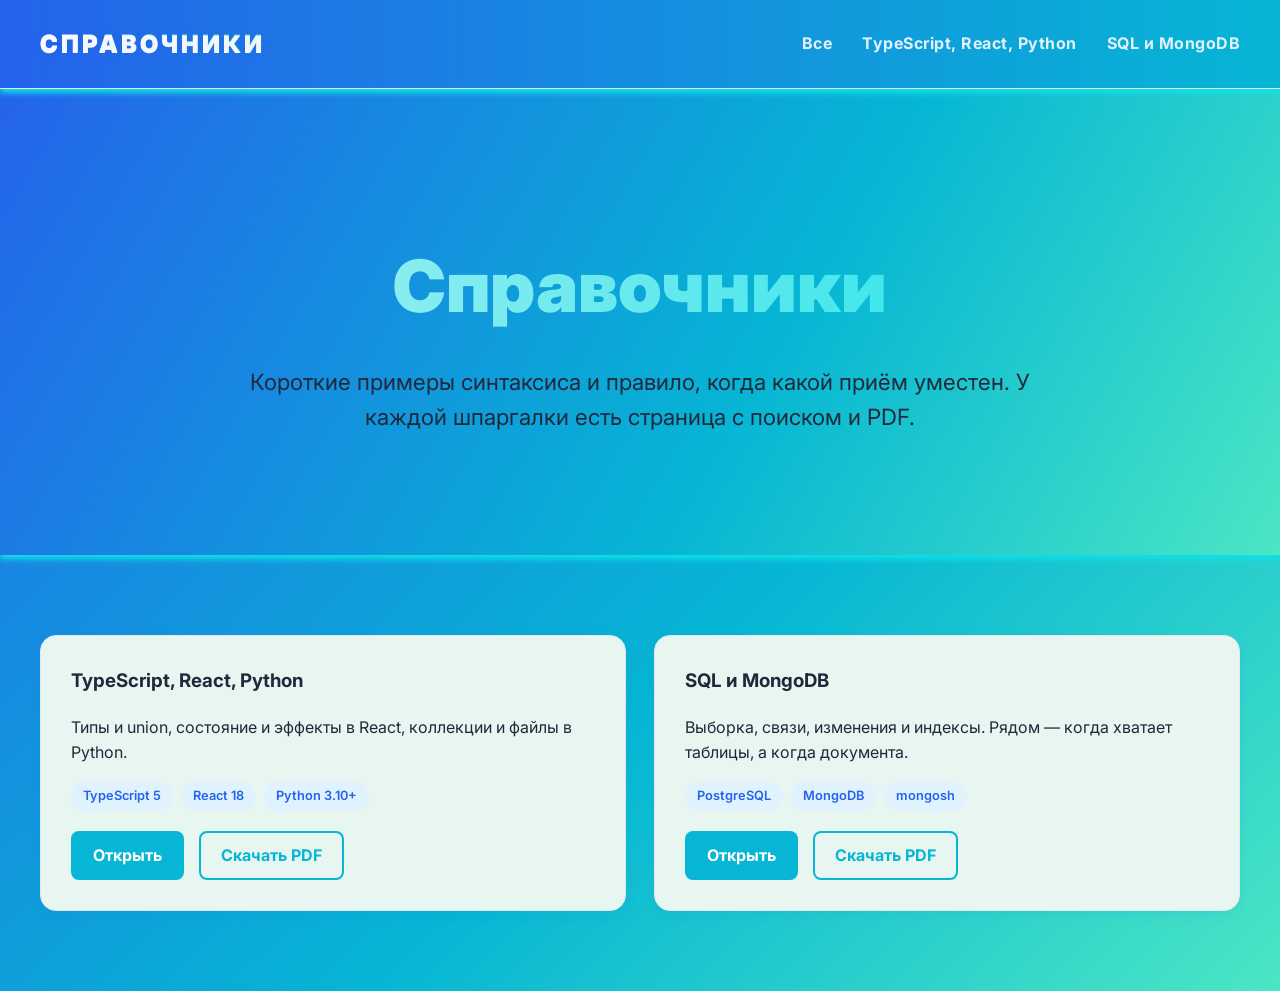
<file: spravochniki/index.html>
<!DOCTYPE html>
<html lang="ru">

<head>
    <meta charset="UTF-8">
    <meta name="viewport" content="width=device-width, initial-scale=1.0">
    <title>Справочники</title>
    <meta name="description" content="Шпаргалки по TypeScript, React, Python, SQL и MongoDB: синтаксис и когда какой приём применять.">
    <link rel="preconnect" href="https://fonts.googleapis.com">
    <link rel="preconnect" href="https://fonts.gstatic.com" crossorigin>
    <link href="https://fonts.googleapis.com/css2?family=Inter:wght@400;600;700;900&display=swap" rel="stylesheet">
    <link rel="stylesheet" href="./css/style.css">
    <link rel="stylesheet" href="./css/catalog.css">
</head>

<body id="top">
    <header class="navbar">
        <nav aria-label="Основная навигация">
            <a class="logo" href="./index.html">СПРАВОЧНИКИ</a>
            <ul class="nav-links">
                <li><a href="./index.html" aria-current="page">Все</a></li>
                <li><a href="./typescript-react-python/index.html">TypeScript, React, Python</a></li>
                <li><a href="./sql-mongodb/index.html">SQL и MongoDB</a></li>
            </ul>
        </nav>
    </header>

    <main>
        <section class="hero">
            <h1>Справочники</h1>
            <p>Короткие примеры синтаксиса и правило, когда какой приём уместен. У каждой шпаргалки есть страница с поиском и PDF.</p>
        </section>

        <section class="container">
            <div class="catalog-grid">
                <article class="project-card">
                    <div class="content">
                        <h3>TypeScript, React, Python</h3>
                        <p>Типы и union, состояние и эффекты в React, коллекции и файлы в Python.</p>
                        <ul class="tech-tags">
                            <li>TypeScript 5</li>
                            <li>React 18</li>
                            <li>Python 3.10+</li>
                        </ul>
                        <div class="links">
                            <a class="btn" href="./typescript-react-python/index.html">Открыть</a>
                            <a class="btn secondary" href="./typescript-react-python/cheatsheet.pdf" download>Скачать PDF</a>
                        </div>
                    </div>
                </article>

                <article class="project-card">
                    <div class="content">
                        <h3>SQL и MongoDB</h3>
                        <p>Выборка, связи, изменения и индексы. Рядом — когда хватает таблицы, а когда документа.</p>
                        <ul class="tech-tags">
                            <li>PostgreSQL</li>
                            <li>MongoDB</li>
                            <li>mongosh</li>
                        </ul>
                        <div class="links">
                            <a class="btn" href="./sql-mongodb/index.html">Открыть</a>
                            <a class="btn secondary" href="./sql-mongodb/cheatsheet.pdf" download>Скачать PDF</a>
                        </div>
                    </div>
                </article>
            </div>
        </section>
    </main>
</body>

</html>
</file>
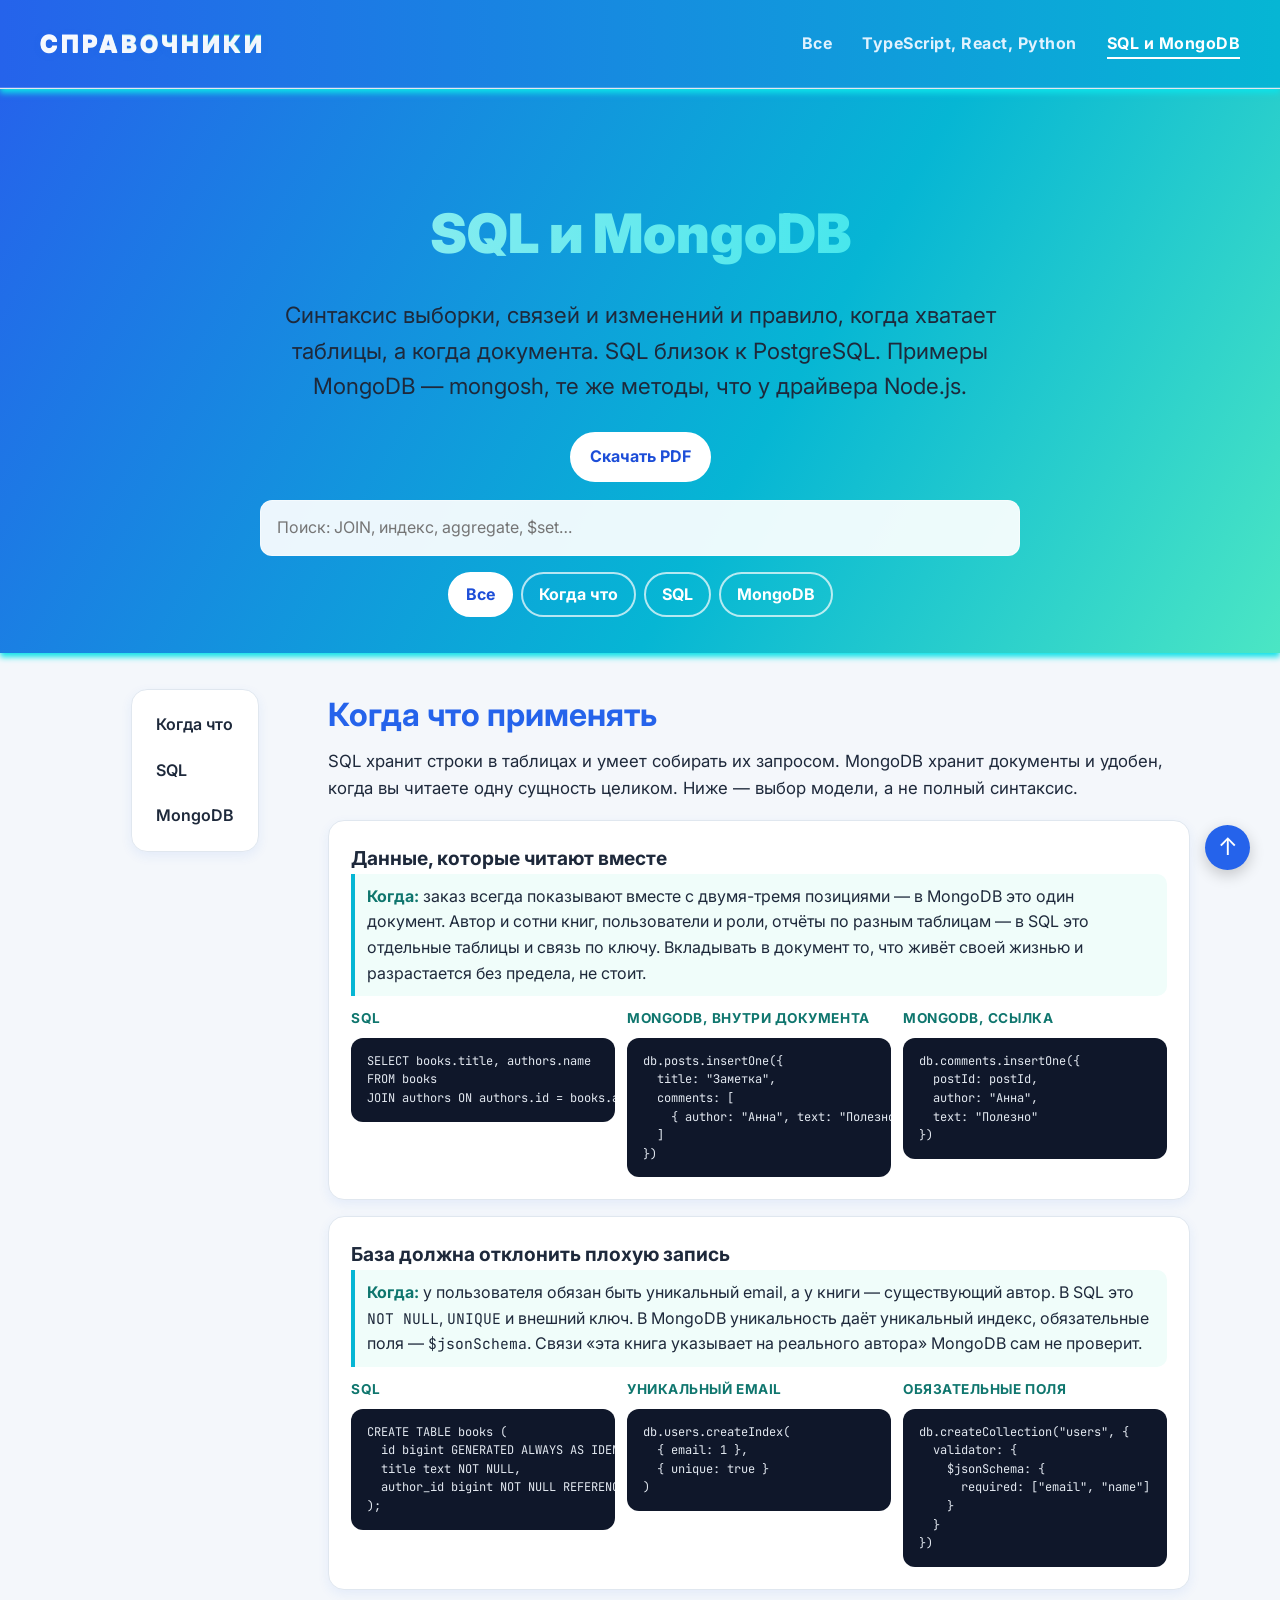
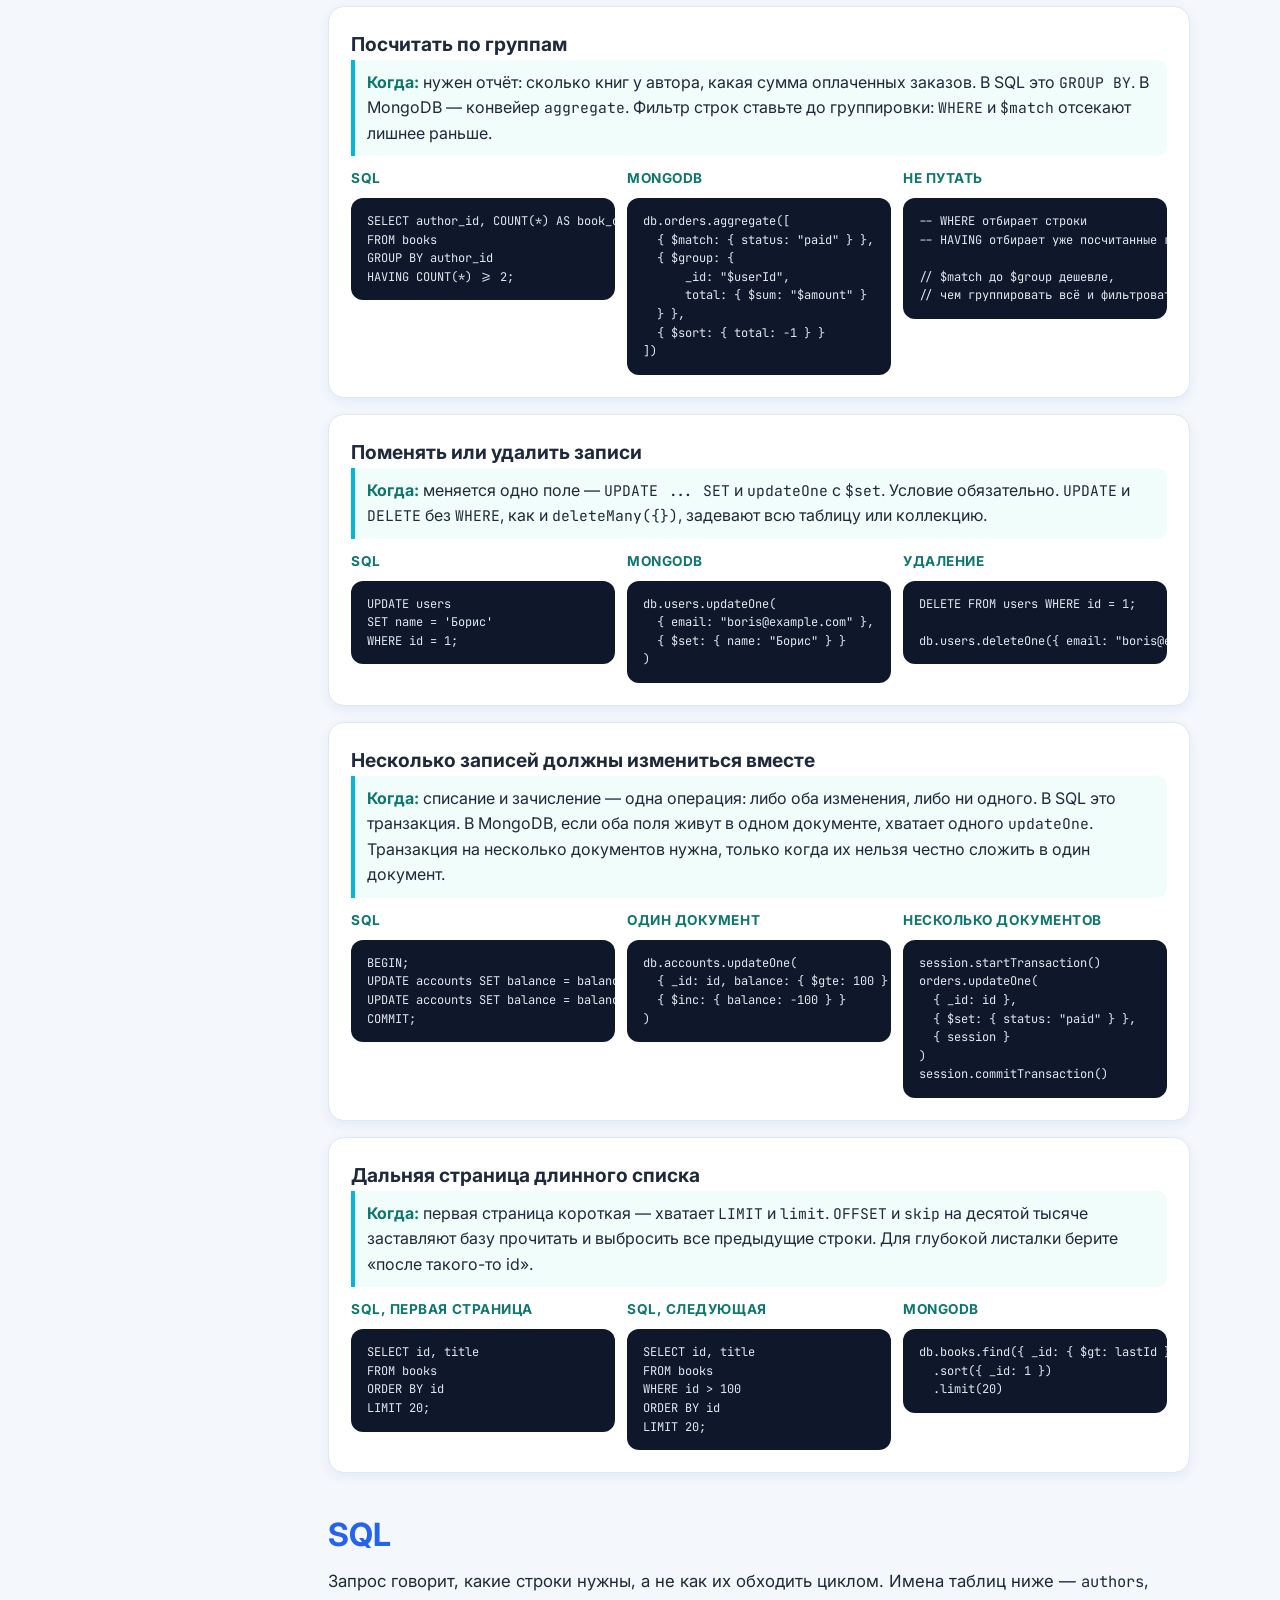
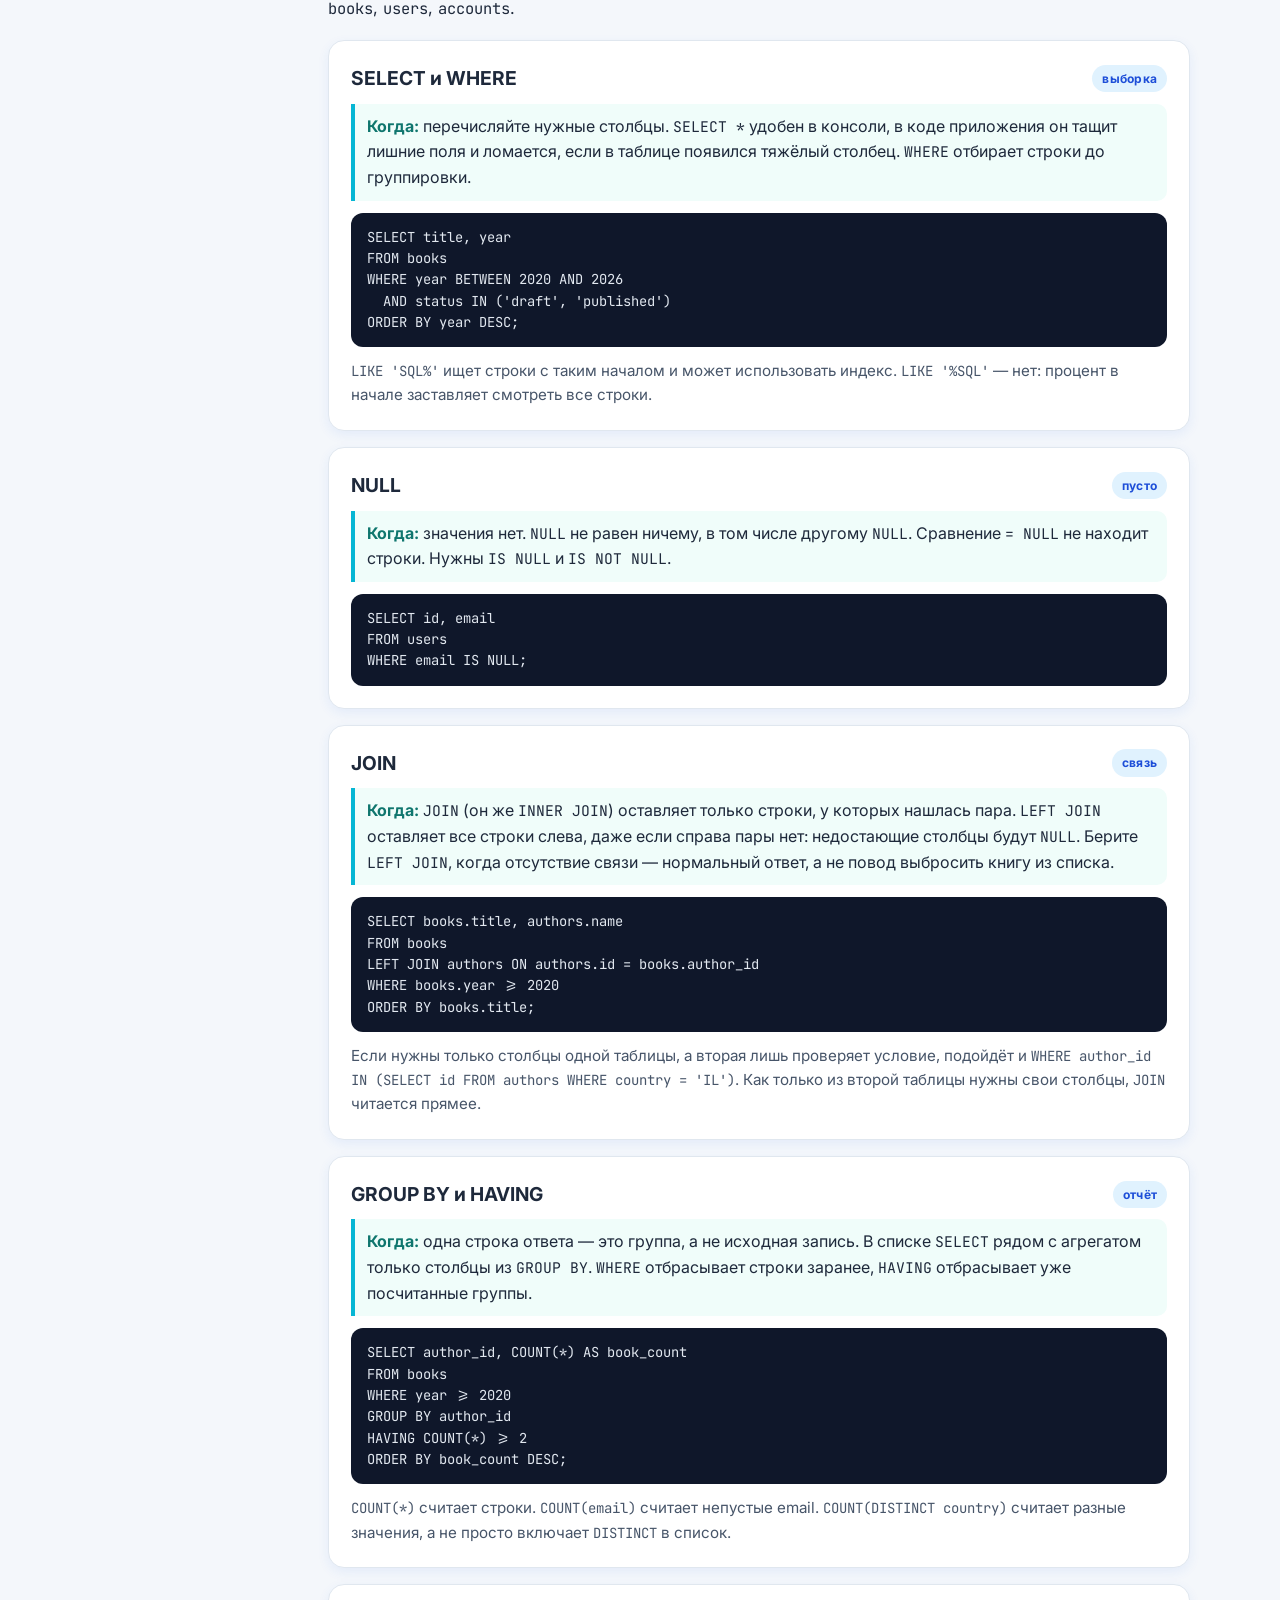
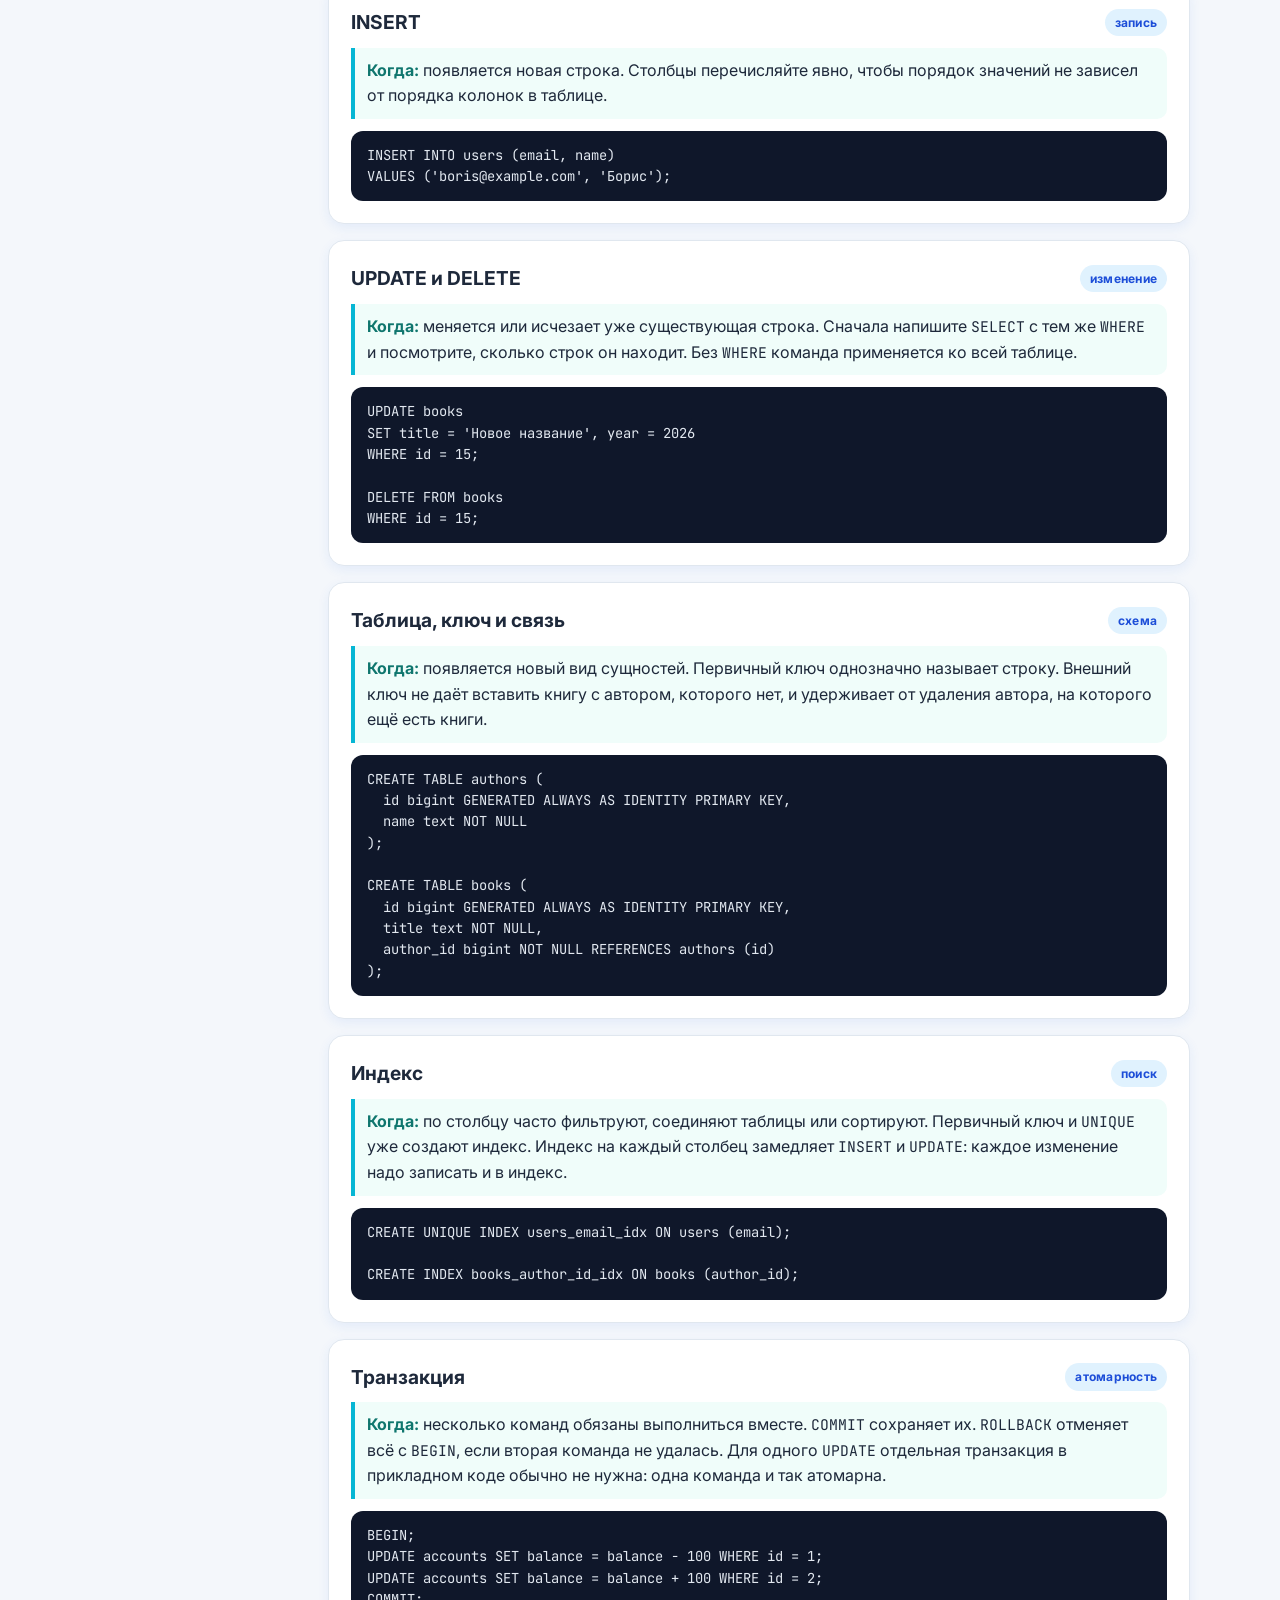
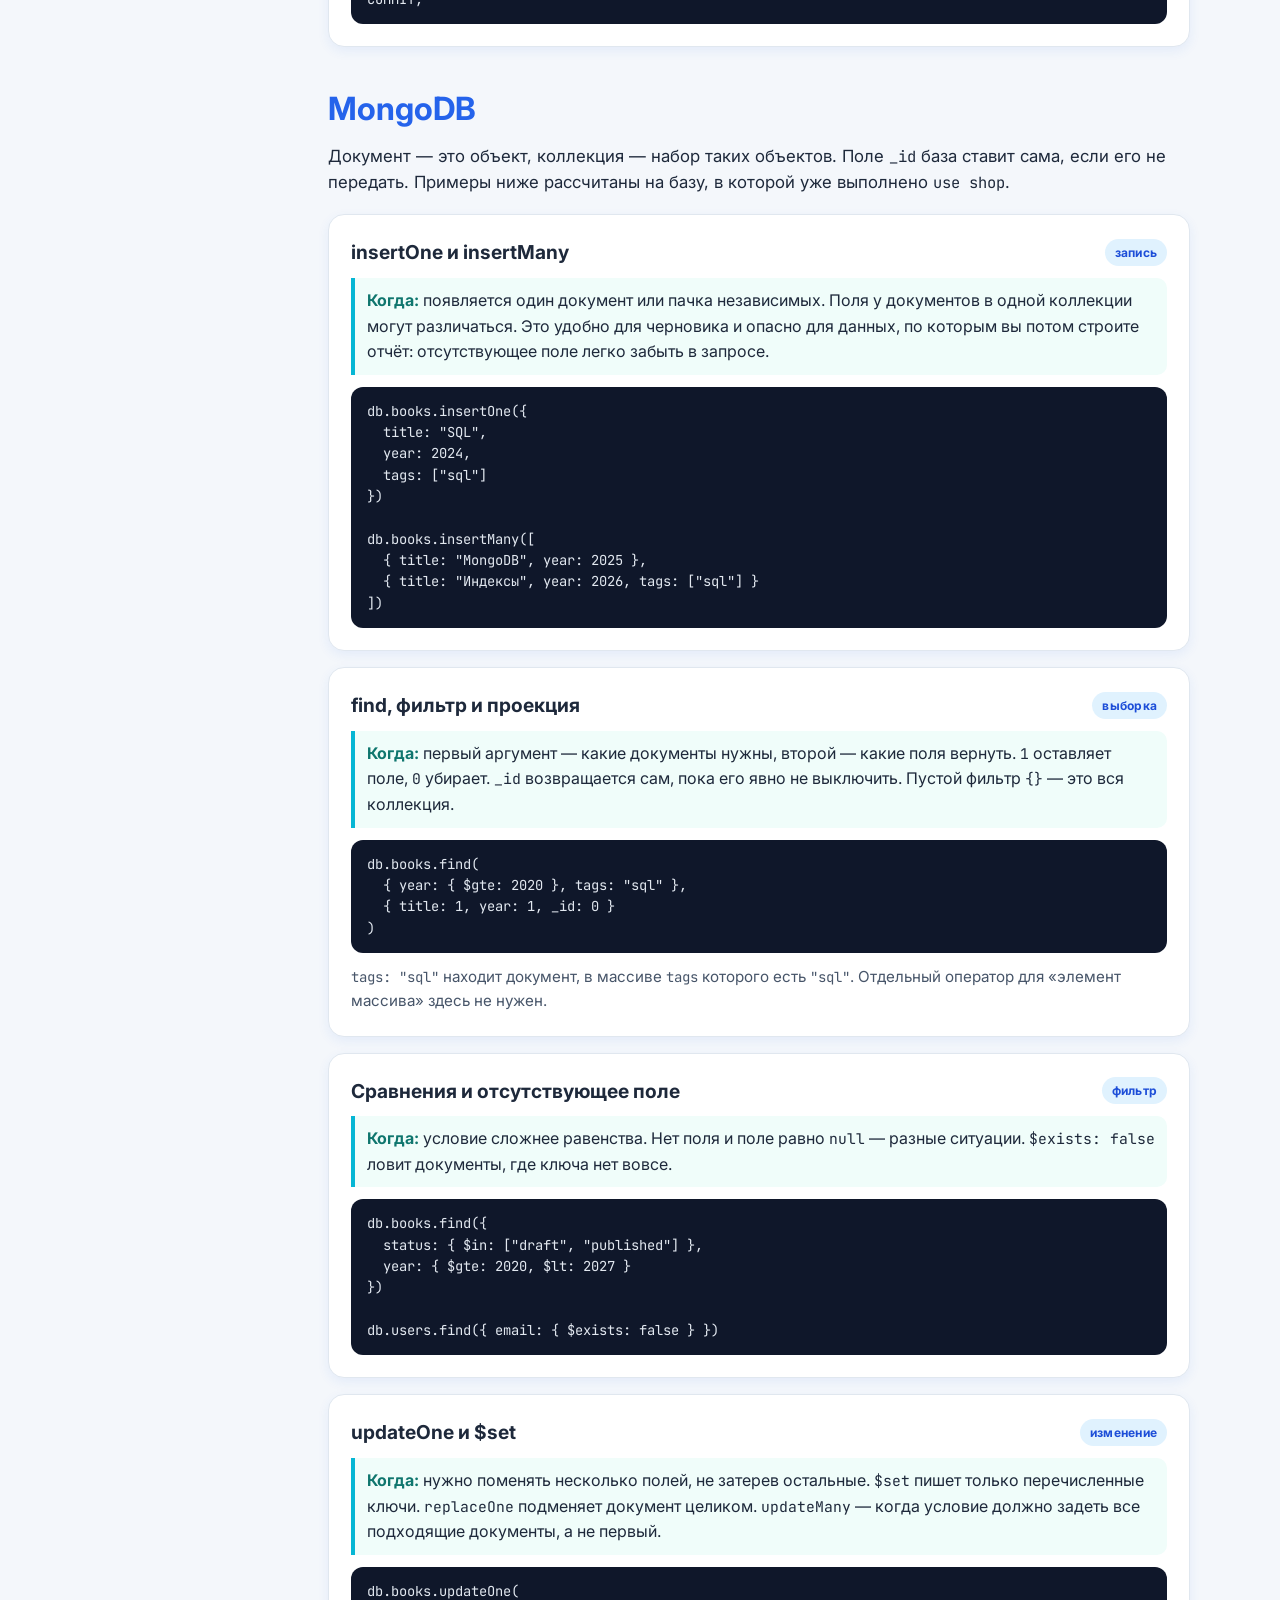
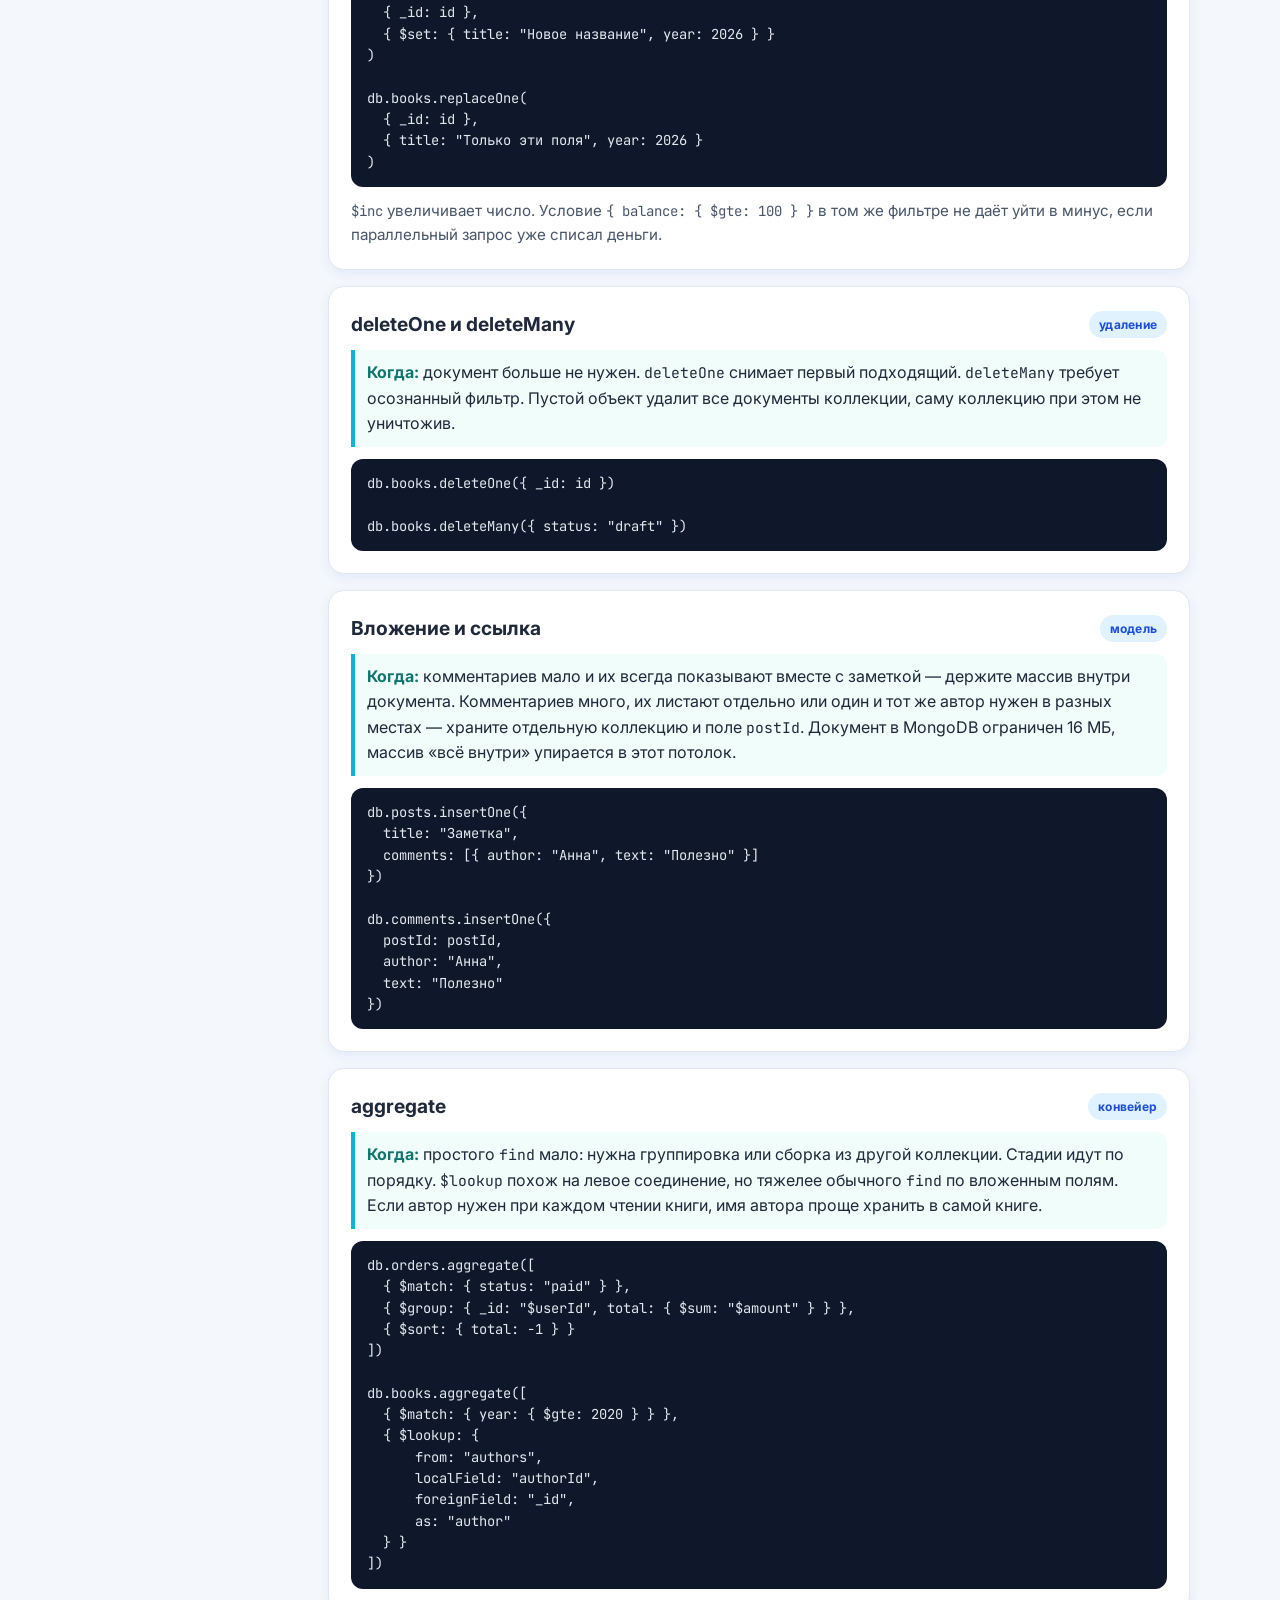
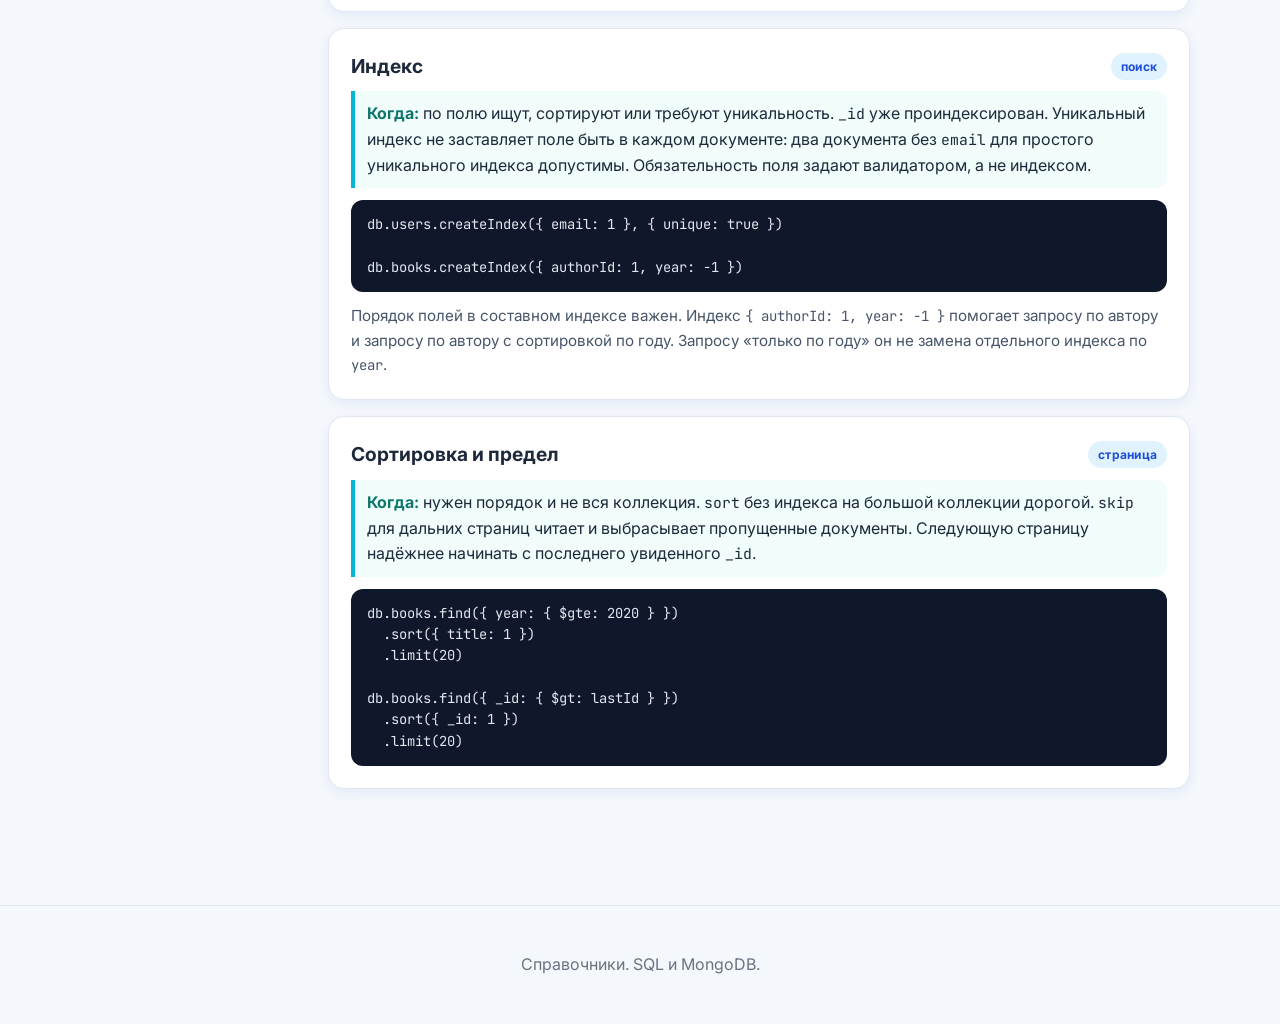
<file: spravochniki/sql-mongodb/index.html>
<!DOCTYPE html>
<html lang="ru">

<head>
    <meta charset="UTF-8">
    <meta name="viewport" content="width=device-width, initial-scale=1.0">
    <title>Шпаргалка: SQL и MongoDB | Справочники</title>
    <meta name="description"
        content="Справочник по SQL и MongoDB: выборка, связи, изменения, индексы и когда что применять.">
    <link rel="preconnect" href="https://fonts.googleapis.com">
    <link rel="preconnect" href="https://fonts.gstatic.com" crossorigin>
    <link href="https://fonts.googleapis.com/css2?family=Inter:wght@400;600;700;900&family=JetBrains+Mono:wght@400;600&display=swap" rel="stylesheet">
    <link rel="stylesheet" href="../css/style.css">
    <link rel="stylesheet" href="../css/cheatsheet.css">
</head>

<body id="top" class="cheatsheet-page">
    <header class="navbar">
        <nav aria-label="Основная навигация">
            <a class="logo" href="../index.html">СПРАВОЧНИКИ</a>
            <ul class="nav-links">
                <li><a href="../index.html">Все</a></li>
                <li><a href="../typescript-react-python/index.html">TypeScript, React, Python</a></li>
                <li><a href="./index.html" aria-current="page">SQL и MongoDB</a></li>
            </ul>
        </nav>
    </header>

    <main>
        <section class="hero cheat-hero">
            <h1>SQL и MongoDB</h1>
            <p>Синтаксис выборки, связей и изменений и правило, когда хватает таблицы, а когда документа. SQL близок к PostgreSQL. Примеры MongoDB — mongosh, те же методы, что у драйвера Node.js.</p>
            <a class="pdf-download" href="./cheatsheet.pdf" download>Скачать PDF</a>
            <div class="cheat-tools">
                <label class="visually-hidden" for="search">Поиск по шпаргалке</label>
                <input id="search" class="cheat-search" type="search" placeholder="Поиск: JOIN, индекс, aggregate, $set…" autocomplete="off">
                <div class="lang-tabs" role="toolbar" aria-label="Фильтр по языку">
                    <button type="button" data-filter="all" aria-pressed="true">Все</button>
                    <button type="button" data-filter="choose">Когда что</button>
                    <button type="button" data-filter="sql">SQL</button>
                    <button type="button" data-filter="mongo">MongoDB</button>
                </div>
            </div>
        </section>

        <div class="handbook">
            <nav class="toc" aria-label="Разделы шпаргалки">
                <a href="#choose">Когда что</a>
                <a href="#sql">SQL</a>
                <a href="#mongo">MongoDB</a>
            </nav>

            <div>
                <p id="empty" class="empty-state" role="status">Ничего не нашлось. Попробуйте другое слово: join, индекс, update, документ.</p>

                <section id="choose" class="cheat-section" data-section="choose">
                    <h2>Когда что применять</h2>
                    <p class="section-lead">SQL хранит строки в таблицах и умеет собирать их запросом. MongoDB хранит документы и удобен, когда вы читаете одну сущность целиком. Ниже — выбор модели, а не полный синтаксис.</p>
                    <div class="stack">
                        <article class="situation" data-topic>
                            <h3>Данные, которые читают вместе</h3>
                            <p class="when"><strong>Когда:</strong> заказ всегда показывают вместе с двумя-тремя позициями — в MongoDB это один документ. Автор и сотни книг, пользователи и роли, отчёты по разным таблицам — в SQL это отдельные таблицы и связь по ключу. Вкладывать в документ то, что живёт своей жизнью и разрастается без предела, не стоит.</p>
                            <div class="trio">
                                <div>
                                    <h4>SQL</h4>
                                    <pre><code>SELECT books.title, authors.name
FROM books
JOIN authors ON authors.id = books.author_id;</code></pre>
                                </div>
                                <div>
                                    <h4>MongoDB, внутри документа</h4>
                                    <pre><code>db.posts.insertOne({
  title: "Заметка",
  comments: [
    { author: "Анна", text: "Полезно" }
  ]
})</code></pre>
                                </div>
                                <div>
                                    <h4>MongoDB, ссылка</h4>
                                    <pre><code>db.comments.insertOne({
  postId: postId,
  author: "Анна",
  text: "Полезно"
})</code></pre>
                                </div>
                            </div>
                        </article>

                        <article class="situation" data-topic>
                            <h3>База должна отклонить плохую запись</h3>
                            <p class="when"><strong>Когда:</strong> у пользователя обязан быть уникальный email, а у книги — существующий автор. В SQL это <code>NOT NULL</code>, <code>UNIQUE</code> и внешний ключ. В MongoDB уникальность даёт уникальный индекс, обязательные поля — <code>$jsonSchema</code>. Связи «эта книга указывает на реального автора» MongoDB сам не проверит.</p>
                            <div class="trio">
                                <div>
                                    <h4>SQL</h4>
                                    <pre><code>CREATE TABLE books (
  id bigint GENERATED ALWAYS AS IDENTITY PRIMARY KEY,
  title text NOT NULL,
  author_id bigint NOT NULL REFERENCES authors (id)
);</code></pre>
                                </div>
                                <div>
                                    <h4>Уникальный email</h4>
                                    <pre><code>db.users.createIndex(
  { email: 1 },
  { unique: true }
)</code></pre>
                                </div>
                                <div>
                                    <h4>Обязательные поля</h4>
                                    <pre><code>db.createCollection("users", {
  validator: {
    $jsonSchema: {
      required: ["email", "name"]
    }
  }
})</code></pre>
                                </div>
                            </div>
                        </article>

                        <article class="situation" data-topic>
                            <h3>Посчитать по группам</h3>
                            <p class="when"><strong>Когда:</strong> нужен отчёт: сколько книг у автора, какая сумма оплаченных заказов. В SQL это <code>GROUP BY</code>. В MongoDB — конвейер <code>aggregate</code>. Фильтр строк ставьте до группировки: <code>WHERE</code> и <code>$match</code> отсекают лишнее раньше.</p>
                            <div class="trio">
                                <div>
                                    <h4>SQL</h4>
                                    <pre><code>SELECT author_id, COUNT(*) AS book_count
FROM books
GROUP BY author_id
HAVING COUNT(*) &gt;= 2;</code></pre>
                                </div>
                                <div>
                                    <h4>MongoDB</h4>
                                    <pre><code>db.orders.aggregate([
  { $match: { status: "paid" } },
  { $group: {
      _id: "$userId",
      total: { $sum: "$amount" }
  } },
  { $sort: { total: -1 } }
])</code></pre>
                                </div>
                                <div>
                                    <h4>Не путать</h4>
                                    <pre><code>-- WHERE отбирает строки
-- HAVING отбирает уже посчитанные группы

// $match до $group дешевле,
// чем группировать всё и фильтровать после</code></pre>
                                </div>
                            </div>
                        </article>

                        <article class="situation" data-topic>
                            <h3>Поменять или удалить записи</h3>
                            <p class="when"><strong>Когда:</strong> меняется одно поле — <code>UPDATE ... SET</code> и <code>updateOne</code> с <code>$set</code>. Условие обязательно. <code>UPDATE</code> и <code>DELETE</code> без <code>WHERE</code>, как и <code>deleteMany({})</code>, задевают всю таблицу или коллекцию.</p>
                            <div class="trio">
                                <div>
                                    <h4>SQL</h4>
                                    <pre><code>UPDATE users
SET name = 'Борис'
WHERE id = 1;</code></pre>
                                </div>
                                <div>
                                    <h4>MongoDB</h4>
                                    <pre><code>db.users.updateOne(
  { email: "boris@example.com" },
  { $set: { name: "Борис" } }
)</code></pre>
                                </div>
                                <div>
                                    <h4>Удаление</h4>
                                    <pre><code>DELETE FROM users WHERE id = 1;

db.users.deleteOne({ email: "boris@example.com" })</code></pre>
                                </div>
                            </div>
                        </article>

                        <article class="situation" data-topic>
                            <h3>Несколько записей должны измениться вместе</h3>
                            <p class="when"><strong>Когда:</strong> списание и зачисление — одна операция: либо оба изменения, либо ни одного. В SQL это транзакция. В MongoDB, если оба поля живут в одном документе, хватает одного <code>updateOne</code>. Транзакция на несколько документов нужна, только когда их нельзя честно сложить в один документ.</p>
                            <div class="trio">
                                <div>
                                    <h4>SQL</h4>
                                    <pre><code>BEGIN;
UPDATE accounts SET balance = balance - 100 WHERE id = 1;
UPDATE accounts SET balance = balance + 100 WHERE id = 2;
COMMIT;</code></pre>
                                </div>
                                <div>
                                    <h4>Один документ</h4>
                                    <pre><code>db.accounts.updateOne(
  { _id: id, balance: { $gte: 100 } },
  { $inc: { balance: -100 } }
)</code></pre>
                                </div>
                                <div>
                                    <h4>Несколько документов</h4>
                                    <pre><code>session.startTransaction()
orders.updateOne(
  { _id: id },
  { $set: { status: "paid" } },
  { session }
)
session.commitTransaction()</code></pre>
                                </div>
                            </div>
                        </article>

                        <article class="situation" data-topic>
                            <h3>Дальняя страница длинного списка</h3>
                            <p class="when"><strong>Когда:</strong> первая страница короткая — хватает <code>LIMIT</code> и <code>limit</code>. <code>OFFSET</code> и <code>skip</code> на десятой тысяче заставляют базу прочитать и выбросить все предыдущие строки. Для глубокой листалки берите «после такого-то id».</p>
                            <div class="trio">
                                <div>
                                    <h4>SQL, первая страница</h4>
                                    <pre><code>SELECT id, title
FROM books
ORDER BY id
LIMIT 20;</code></pre>
                                </div>
                                <div>
                                    <h4>SQL, следующая</h4>
                                    <pre><code>SELECT id, title
FROM books
WHERE id &gt; 100
ORDER BY id
LIMIT 20;</code></pre>
                                </div>
                                <div>
                                    <h4>MongoDB</h4>
                                    <pre><code>db.books.find({ _id: { $gt: lastId } })
  .sort({ _id: 1 })
  .limit(20)</code></pre>
                                </div>
                            </div>
                        </article>
                    </div>
                </section>

                <section id="sql" class="cheat-section" data-section="sql">
                    <h2>SQL</h2>
                    <p class="section-lead">Запрос говорит, какие строки нужны, а не как их обходить циклом. Имена таблиц ниже — <code>authors</code>, <code>books</code>, <code>users</code>, <code>accounts</code>.</p>
                    <div class="stack">
                        <article class="cheat-card" data-topic>
                            <div class="card-head">
                                <h3>SELECT и WHERE</h3>
                                <span class="lang-tag">выборка</span>
                            </div>
                            <p class="when"><strong>Когда:</strong> перечисляйте нужные столбцы. <code>SELECT *</code> удобен в консоли, в коде приложения он тащит лишние поля и ломается, если в таблице появился тяжёлый столбец. <code>WHERE</code> отбирает строки до группировки.</p>
                            <pre><code>SELECT title, year
FROM books
WHERE year BETWEEN 2020 AND 2026
  AND status IN ('draft', 'published')
ORDER BY year DESC;</code></pre>
                            <p class="note"><code>LIKE 'SQL%'</code> ищет строки с таким началом и может использовать индекс. <code>LIKE '%SQL'</code> — нет: процент в начале заставляет смотреть все строки.</p>
                        </article>

                        <article class="cheat-card" data-topic>
                            <div class="card-head">
                                <h3>NULL</h3>
                                <span class="lang-tag">пусто</span>
                            </div>
                            <p class="when"><strong>Когда:</strong> значения нет. <code>NULL</code> не равен ничему, в том числе другому <code>NULL</code>. Сравнение <code>= NULL</code> не находит строки. Нужны <code>IS NULL</code> и <code>IS NOT NULL</code>.</p>
                            <pre><code>SELECT id, email
FROM users
WHERE email IS NULL;</code></pre>
                        </article>

                        <article class="cheat-card" data-topic>
                            <div class="card-head">
                                <h3>JOIN</h3>
                                <span class="lang-tag">связь</span>
                            </div>
                            <p class="when"><strong>Когда:</strong> <code>JOIN</code> (он же <code>INNER JOIN</code>) оставляет только строки, у которых нашлась пара. <code>LEFT JOIN</code> оставляет все строки слева, даже если справа пары нет: недостающие столбцы будут <code>NULL</code>. Берите <code>LEFT JOIN</code>, когда отсутствие связи — нормальный ответ, а не повод выбросить книгу из списка.</p>
                            <pre><code>SELECT books.title, authors.name
FROM books
LEFT JOIN authors ON authors.id = books.author_id
WHERE books.year &gt;= 2020
ORDER BY books.title;</code></pre>
                            <p class="note">Если нужны только столбцы одной таблицы, а вторая лишь проверяет условие, подойдёт и <code>WHERE author_id IN (SELECT id FROM authors WHERE country = 'IL')</code>. Как только из второй таблицы нужны свои столбцы, <code>JOIN</code> читается прямее.</p>
                        </article>

                        <article class="cheat-card" data-topic>
                            <div class="card-head">
                                <h3>GROUP BY и HAVING</h3>
                                <span class="lang-tag">отчёт</span>
                            </div>
                            <p class="when"><strong>Когда:</strong> одна строка ответа — это группа, а не исходная запись. В списке <code>SELECT</code> рядом с агрегатом только столбцы из <code>GROUP BY</code>. <code>WHERE</code> отбрасывает строки заранее, <code>HAVING</code> отбрасывает уже посчитанные группы.</p>
                            <pre><code>SELECT author_id, COUNT(*) AS book_count
FROM books
WHERE year &gt;= 2020
GROUP BY author_id
HAVING COUNT(*) &gt;= 2
ORDER BY book_count DESC;</code></pre>
                            <p class="note"><code>COUNT(*)</code> считает строки. <code>COUNT(email)</code> считает непустые email. <code>COUNT(DISTINCT country)</code> считает разные значения, а не просто включает <code>DISTINCT</code> в список.</p>
                        </article>

                        <article class="cheat-card" data-topic>
                            <div class="card-head">
                                <h3>INSERT</h3>
                                <span class="lang-tag">запись</span>
                            </div>
                            <p class="when"><strong>Когда:</strong> появляется новая строка. Столбцы перечисляйте явно, чтобы порядок значений не зависел от порядка колонок в таблице.</p>
                            <pre><code>INSERT INTO users (email, name)
VALUES ('boris@example.com', 'Борис');</code></pre>
                        </article>

                        <article class="cheat-card" data-topic>
                            <div class="card-head">
                                <h3>UPDATE и DELETE</h3>
                                <span class="lang-tag">изменение</span>
                            </div>
                            <p class="when"><strong>Когда:</strong> меняется или исчезает уже существующая строка. Сначала напишите <code>SELECT</code> с тем же <code>WHERE</code> и посмотрите, сколько строк он находит. Без <code>WHERE</code> команда применяется ко всей таблице.</p>
                            <pre><code>UPDATE books
SET title = 'Новое название', year = 2026
WHERE id = 15;

DELETE FROM books
WHERE id = 15;</code></pre>
                        </article>

                        <article class="cheat-card" data-topic>
                            <div class="card-head">
                                <h3>Таблица, ключ и связь</h3>
                                <span class="lang-tag">схема</span>
                            </div>
                            <p class="when"><strong>Когда:</strong> появляется новый вид сущностей. Первичный ключ однозначно называет строку. Внешний ключ не даёт вставить книгу с автором, которого нет, и удерживает от удаления автора, на которого ещё есть книги.</p>
                            <pre><code>CREATE TABLE authors (
  id bigint GENERATED ALWAYS AS IDENTITY PRIMARY KEY,
  name text NOT NULL
);

CREATE TABLE books (
  id bigint GENERATED ALWAYS AS IDENTITY PRIMARY KEY,
  title text NOT NULL,
  author_id bigint NOT NULL REFERENCES authors (id)
);</code></pre>
                        </article>

                        <article class="cheat-card" data-topic>
                            <div class="card-head">
                                <h3>Индекс</h3>
                                <span class="lang-tag">поиск</span>
                            </div>
                            <p class="when"><strong>Когда:</strong> по столбцу часто фильтруют, соединяют таблицы или сортируют. Первичный ключ и <code>UNIQUE</code> уже создают индекс. Индекс на каждый столбец замедляет <code>INSERT</code> и <code>UPDATE</code>: каждое изменение надо записать и в индекс.</p>
                            <pre><code>CREATE UNIQUE INDEX users_email_idx ON users (email);

CREATE INDEX books_author_id_idx ON books (author_id);</code></pre>
                        </article>

                        <article class="cheat-card" data-topic>
                            <div class="card-head">
                                <h3>Транзакция</h3>
                                <span class="lang-tag">атомарность</span>
                            </div>
                            <p class="when"><strong>Когда:</strong> несколько команд обязаны выполниться вместе. <code>COMMIT</code> сохраняет их. <code>ROLLBACK</code> отменяет всё с <code>BEGIN</code>, если вторая команда не удалась. Для одного <code>UPDATE</code> отдельная транзакция в прикладном коде обычно не нужна: одна команда и так атомарна.</p>
                            <pre><code>BEGIN;
UPDATE accounts SET balance = balance - 100 WHERE id = 1;
UPDATE accounts SET balance = balance + 100 WHERE id = 2;
COMMIT;</code></pre>
                        </article>
                    </div>
                </section>

                <section id="mongo" class="cheat-section" data-section="mongo">
                    <h2>MongoDB</h2>
                    <p class="section-lead">Документ — это объект, коллекция — набор таких объектов. Поле <code>_id</code> база ставит сама, если его не передать. Примеры ниже рассчитаны на базу, в которой уже выполнено <code>use shop</code>.</p>
                    <div class="stack">
                        <article class="cheat-card" data-topic>
                            <div class="card-head">
                                <h3>insertOne и insertMany</h3>
                                <span class="lang-tag">запись</span>
                            </div>
                            <p class="when"><strong>Когда:</strong> появляется один документ или пачка независимых. Поля у документов в одной коллекции могут различаться. Это удобно для черновика и опасно для данных, по которым вы потом строите отчёт: отсутствующее поле легко забыть в запросе.</p>
                            <pre><code>db.books.insertOne({
  title: "SQL",
  year: 2024,
  tags: ["sql"]
})

db.books.insertMany([
  { title: "MongoDB", year: 2025 },
  { title: "Индексы", year: 2026, tags: ["sql"] }
])</code></pre>
                        </article>

                        <article class="cheat-card" data-topic>
                            <div class="card-head">
                                <h3>find, фильтр и проекция</h3>
                                <span class="lang-tag">выборка</span>
                            </div>
                            <p class="when"><strong>Когда:</strong> первый аргумент — какие документы нужны, второй — какие поля вернуть. <code>1</code> оставляет поле, <code>0</code> убирает. <code>_id</code> возвращается сам, пока его явно не выключить. Пустой фильтр <code>{}</code> — это вся коллекция.</p>
                            <pre><code>db.books.find(
  { year: { $gte: 2020 }, tags: "sql" },
  { title: 1, year: 1, _id: 0 }
)</code></pre>
                            <p class="note"><code>tags: "sql"</code> находит документ, в массиве <code>tags</code> которого есть <code>"sql"</code>. Отдельный оператор для «элемент массива» здесь не нужен.</p>
                        </article>

                        <article class="cheat-card" data-topic>
                            <div class="card-head">
                                <h3>Сравнения и отсутствующее поле</h3>
                                <span class="lang-tag">фильтр</span>
                            </div>
                            <p class="when"><strong>Когда:</strong> условие сложнее равенства. Нет поля и поле равно <code>null</code> — разные ситуации. <code>$exists: false</code> ловит документы, где ключа нет вовсе.</p>
                            <pre><code>db.books.find({
  status: { $in: ["draft", "published"] },
  year: { $gte: 2020, $lt: 2027 }
})

db.users.find({ email: { $exists: false } })</code></pre>
                        </article>

                        <article class="cheat-card" data-topic>
                            <div class="card-head">
                                <h3>updateOne и $set</h3>
                                <span class="lang-tag">изменение</span>
                            </div>
                            <p class="when"><strong>Когда:</strong> нужно поменять несколько полей, не затерев остальные. <code>$set</code> пишет только перечисленные ключи. <code>replaceOne</code> подменяет документ целиком. <code>updateMany</code> — когда условие должно задеть все подходящие документы, а не первый.</p>
                            <pre><code>db.books.updateOne(
  { _id: id },
  { $set: { title: "Новое название", year: 2026 } }
)

db.books.replaceOne(
  { _id: id },
  { title: "Только эти поля", year: 2026 }
)</code></pre>
                            <p class="note"><code>$inc</code> увеличивает число. Условие <code>{ balance: { $gte: 100 } }</code> в том же фильтре не даёт уйти в минус, если параллельный запрос уже списал деньги.</p>
                        </article>

                        <article class="cheat-card" data-topic>
                            <div class="card-head">
                                <h3>deleteOne и deleteMany</h3>
                                <span class="lang-tag">удаление</span>
                            </div>
                            <p class="when"><strong>Когда:</strong> документ больше не нужен. <code>deleteOne</code> снимает первый подходящий. <code>deleteMany</code> требует осознанный фильтр. Пустой объект удалит все документы коллекции, саму коллекцию при этом не уничтожив.</p>
                            <pre><code>db.books.deleteOne({ _id: id })

db.books.deleteMany({ status: "draft" })</code></pre>
                        </article>

                        <article class="cheat-card" data-topic>
                            <div class="card-head">
                                <h3>Вложение и ссылка</h3>
                                <span class="lang-tag">модель</span>
                            </div>
                            <p class="when"><strong>Когда:</strong> комментариев мало и их всегда показывают вместе с заметкой — держите массив внутри документа. Комментариев много, их листают отдельно или один и тот же автор нужен в разных местах — храните отдельную коллекцию и поле <code>postId</code>. Документ в MongoDB ограничен 16 МБ, массив «всё внутри» упирается в этот потолок.</p>
                            <pre><code>db.posts.insertOne({
  title: "Заметка",
  comments: [{ author: "Анна", text: "Полезно" }]
})

db.comments.insertOne({
  postId: postId,
  author: "Анна",
  text: "Полезно"
})</code></pre>
                        </article>

                        <article class="cheat-card" data-topic>
                            <div class="card-head">
                                <h3>aggregate</h3>
                                <span class="lang-tag">конвейер</span>
                            </div>
                            <p class="when"><strong>Когда:</strong> простого <code>find</code> мало: нужна группировка или сборка из другой коллекции. Стадии идут по порядку. <code>$lookup</code> похож на левое соединение, но тяжелее обычного <code>find</code> по вложенным полям. Если автор нужен при каждом чтении книги, имя автора проще хранить в самой книге.</p>
                            <pre><code>db.orders.aggregate([
  { $match: { status: "paid" } },
  { $group: { _id: "$userId", total: { $sum: "$amount" } } },
  { $sort: { total: -1 } }
])

db.books.aggregate([
  { $match: { year: { $gte: 2020 } } },
  { $lookup: {
      from: "authors",
      localField: "authorId",
      foreignField: "_id",
      as: "author"
  } }
])</code></pre>
                        </article>

                        <article class="cheat-card" data-topic>
                            <div class="card-head">
                                <h3>Индекс</h3>
                                <span class="lang-tag">поиск</span>
                            </div>
                            <p class="when"><strong>Когда:</strong> по полю ищут, сортируют или требуют уникальность. <code>_id</code> уже проиндексирован. Уникальный индекс не заставляет поле быть в каждом документе: два документа без <code>email</code> для простого уникального индекса допустимы. Обязательность поля задают валидатором, а не индексом.</p>
                            <pre><code>db.users.createIndex({ email: 1 }, { unique: true })

db.books.createIndex({ authorId: 1, year: -1 })</code></pre>
                            <p class="note">Порядок полей в составном индексе важен. Индекс <code>{ authorId: 1, year: -1 }</code> помогает запросу по автору и запросу по автору с сортировкой по году. Запросу «только по году» он не замена отдельного индекса по <code>year</code>.</p>
                        </article>

                        <article class="cheat-card" data-topic>
                            <div class="card-head">
                                <h3>Сортировка и предел</h3>
                                <span class="lang-tag">страница</span>
                            </div>
                            <p class="when"><strong>Когда:</strong> нужен порядок и не вся коллекция. <code>sort</code> без индекса на большой коллекции дорогой. <code>skip</code> для дальних страниц читает и выбрасывает пропущенные документы. Следующую страницу надёжнее начинать с последнего увиденного <code>_id</code>.</p>
                            <pre><code>db.books.find({ year: { $gte: 2020 } })
  .sort({ title: 1 })
  .limit(20)

db.books.find({ _id: { $gt: lastId } })
  .sort({ _id: 1 })
  .limit(20)</code></pre>
                        </article>
                    </div>
                </section>
            </div>
        </div>
    </main>

    <footer>
        <p>Справочники. SQL и MongoDB.</p>
        <a href="#top" class="back-to-top" aria-label="Вернуться в начало">↑</a>
    </footer>

    <style>
        .visually-hidden {
            position: absolute;
            width: 1px;
            height: 1px;
            padding: 0;
            margin: -1px;
            overflow: hidden;
            clip: rect(0, 0, 0, 0);
            border: 0;
        }
    </style>
    <script>
        const buttons = document.querySelectorAll("[data-filter]");
        const sections = document.querySelectorAll("[data-section]");
        const search = document.querySelector("#search");
        const empty = document.querySelector("#empty");
        let current = "all";

        function applyFilter() {
            const query = search.value.trim().toLowerCase();
            let visibleCards = 0;

            sections.forEach((section) => {
                const matchesTab = current === "all" || current === section.dataset.section;
                let sectionHasCard = false;

                section.querySelectorAll("[data-topic]").forEach((card) => {
                    const matchesQuery = query === "" || card.textContent.toLowerCase().includes(query);
                    const show = matchesTab && matchesQuery;
                    card.hidden = !show;
                    if (show) {
                        sectionHasCard = true;
                        visibleCards += 1;
                    }
                });

                section.hidden = !sectionHasCard;
            });

            empty.classList.toggle("visible", visibleCards === 0);
        }

        buttons.forEach((button) => {
            button.addEventListener("click", () => {
                current = button.dataset.filter;
                buttons.forEach((item) => {
                    item.setAttribute("aria-pressed", String(item === button));
                });
                applyFilter();
            });
        });

        search.addEventListener("input", applyFilter);
    </script>
</body>

</html>
</file>
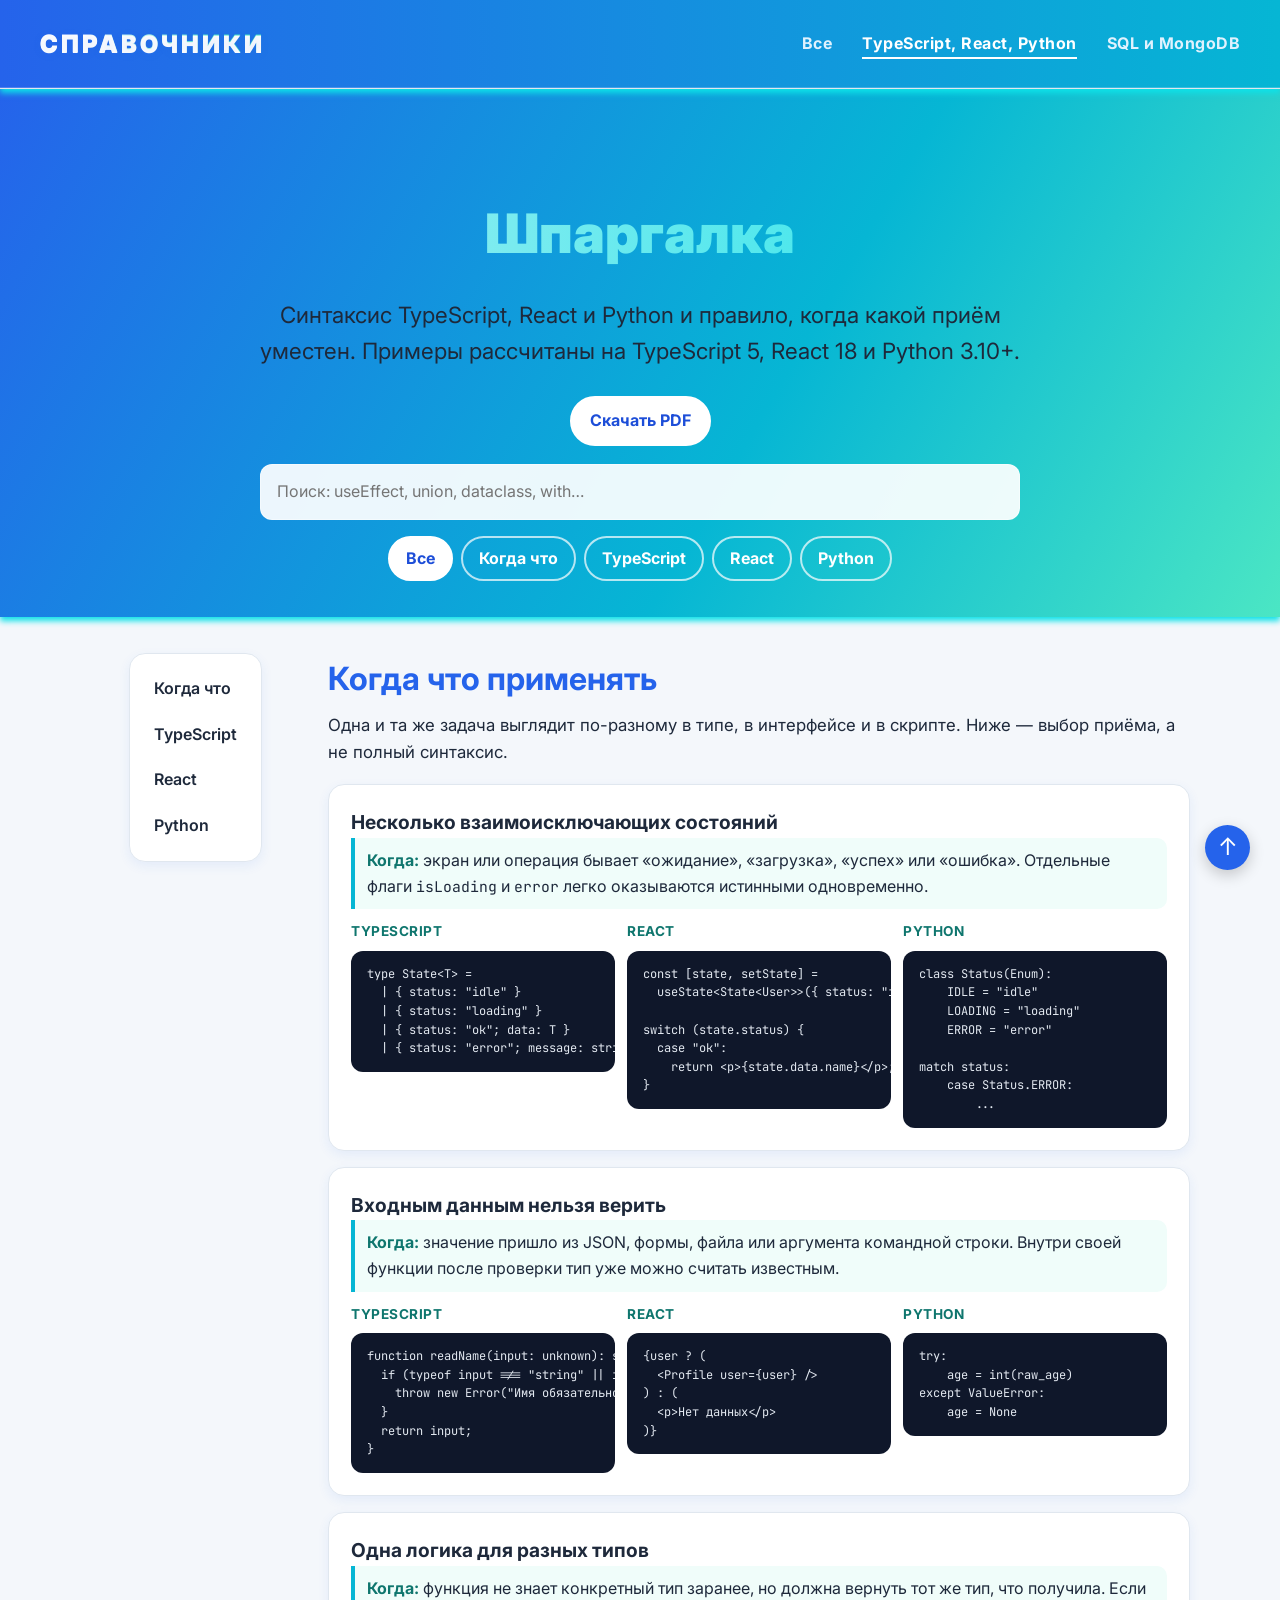
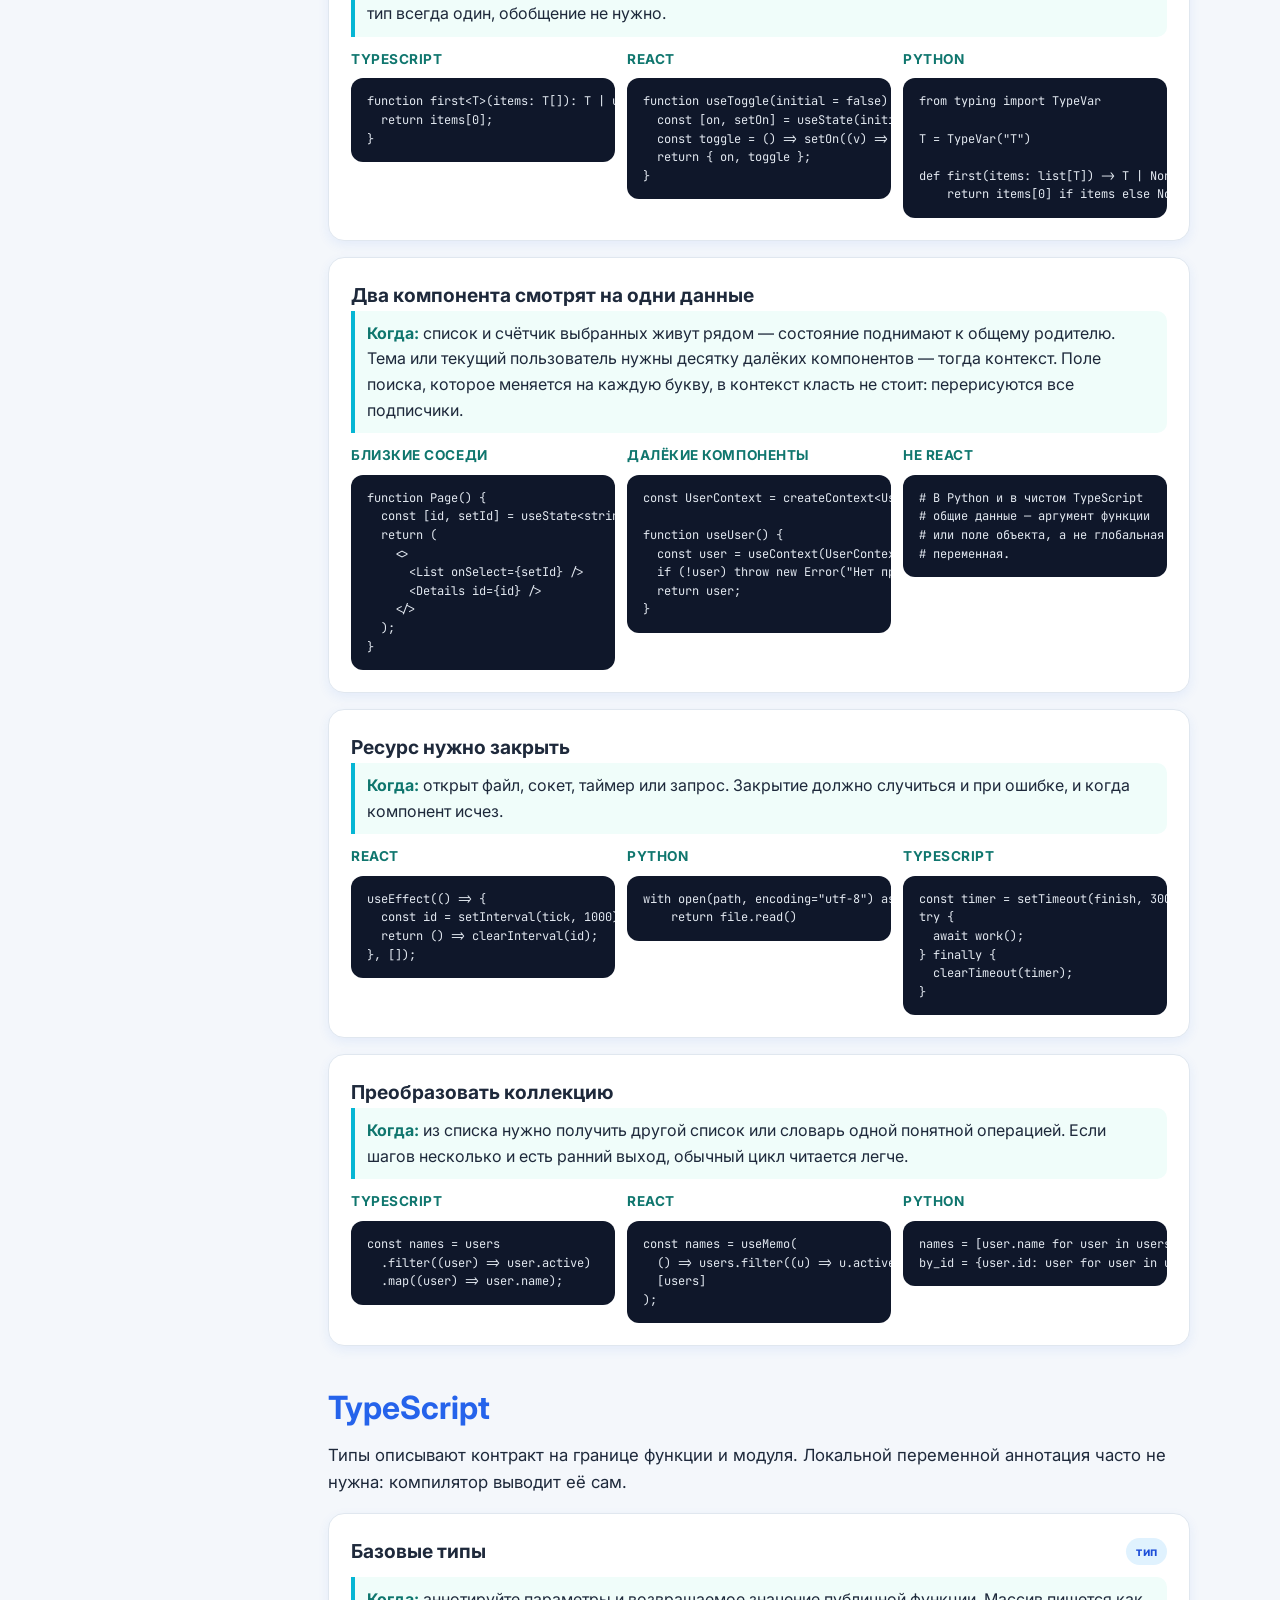
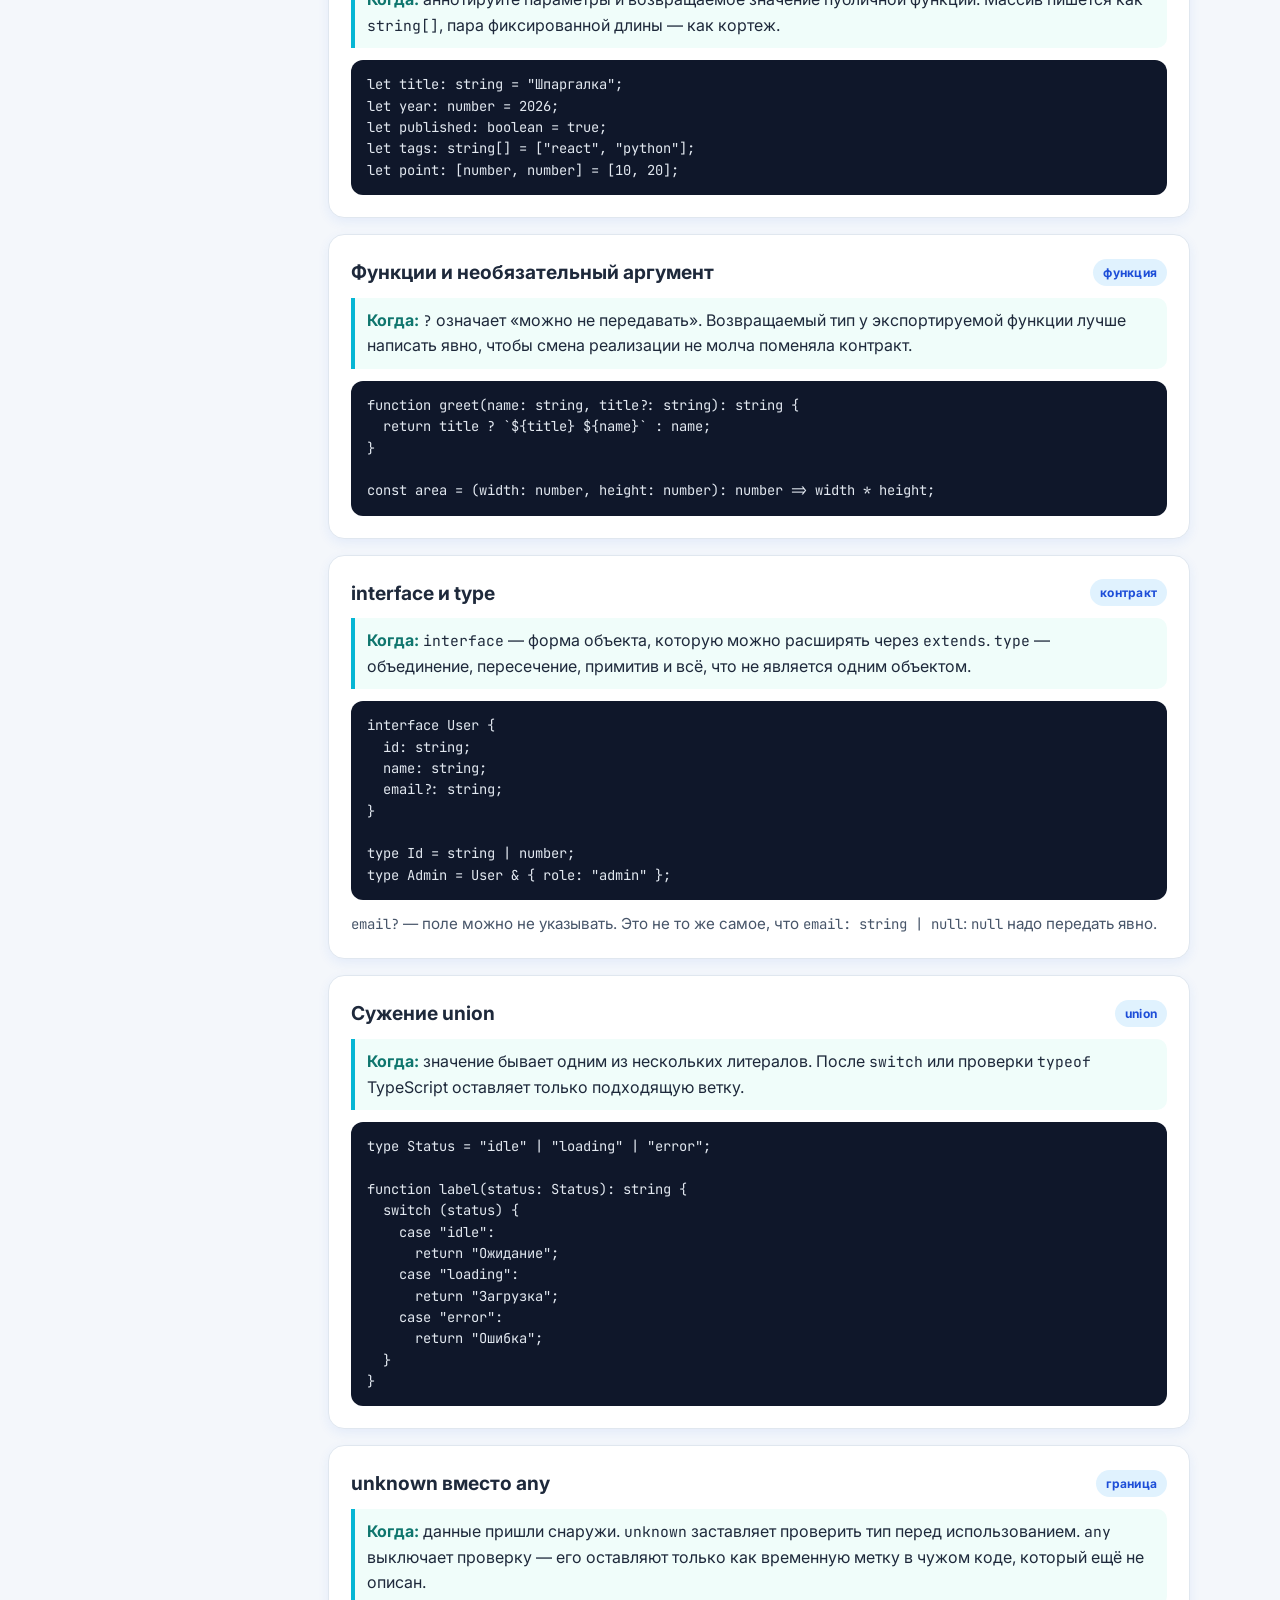
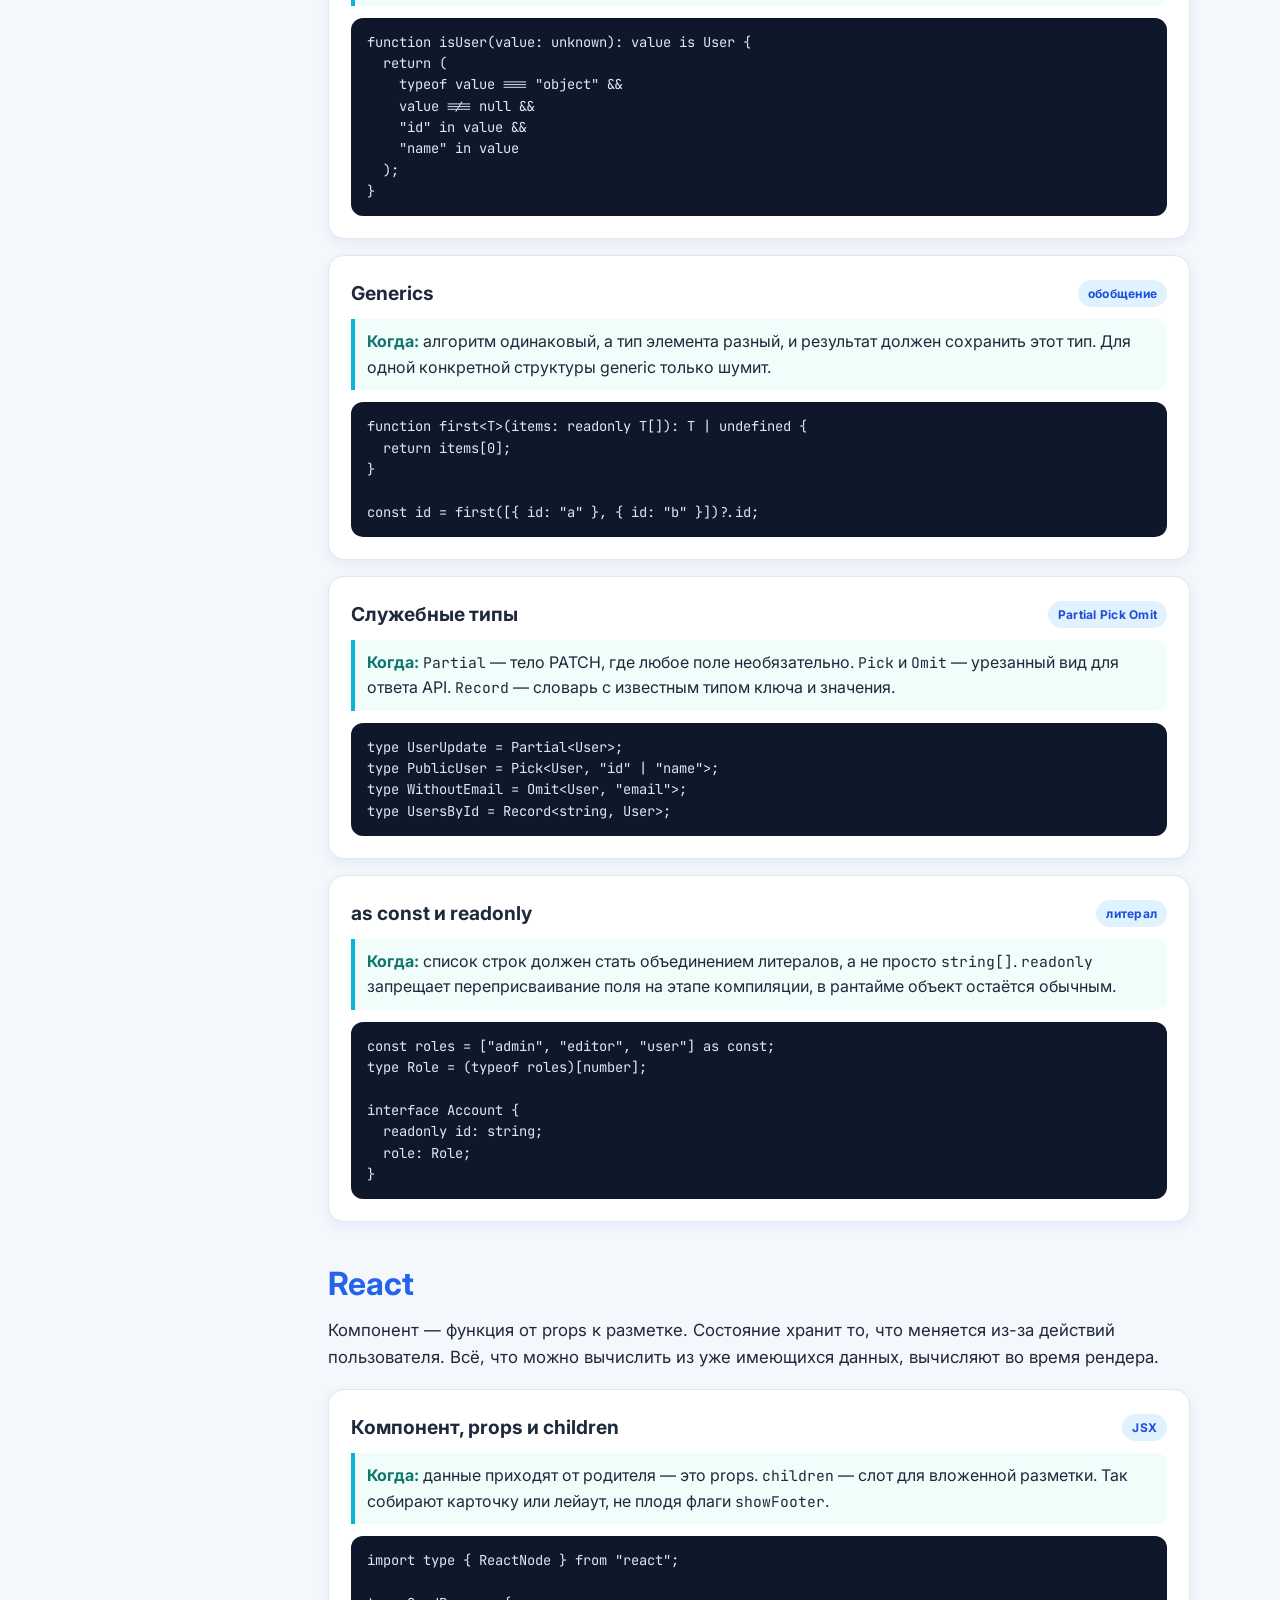
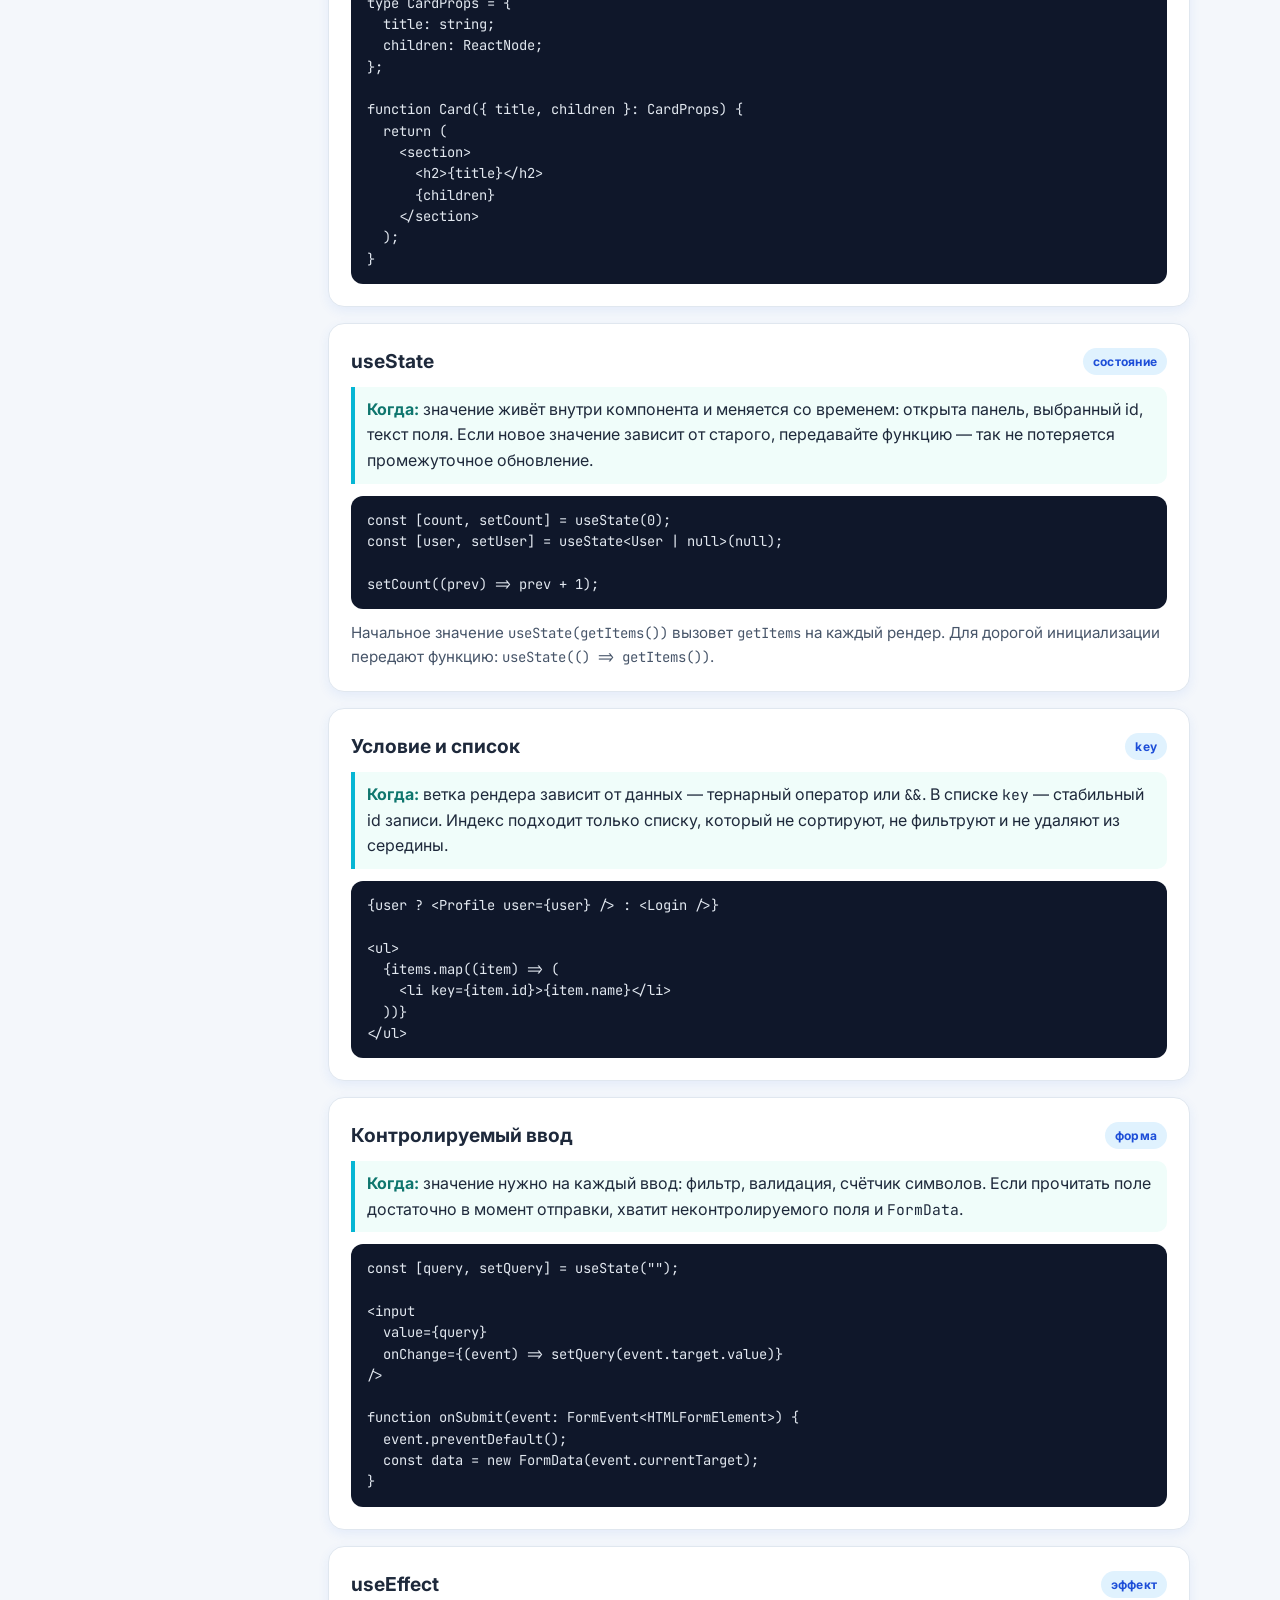
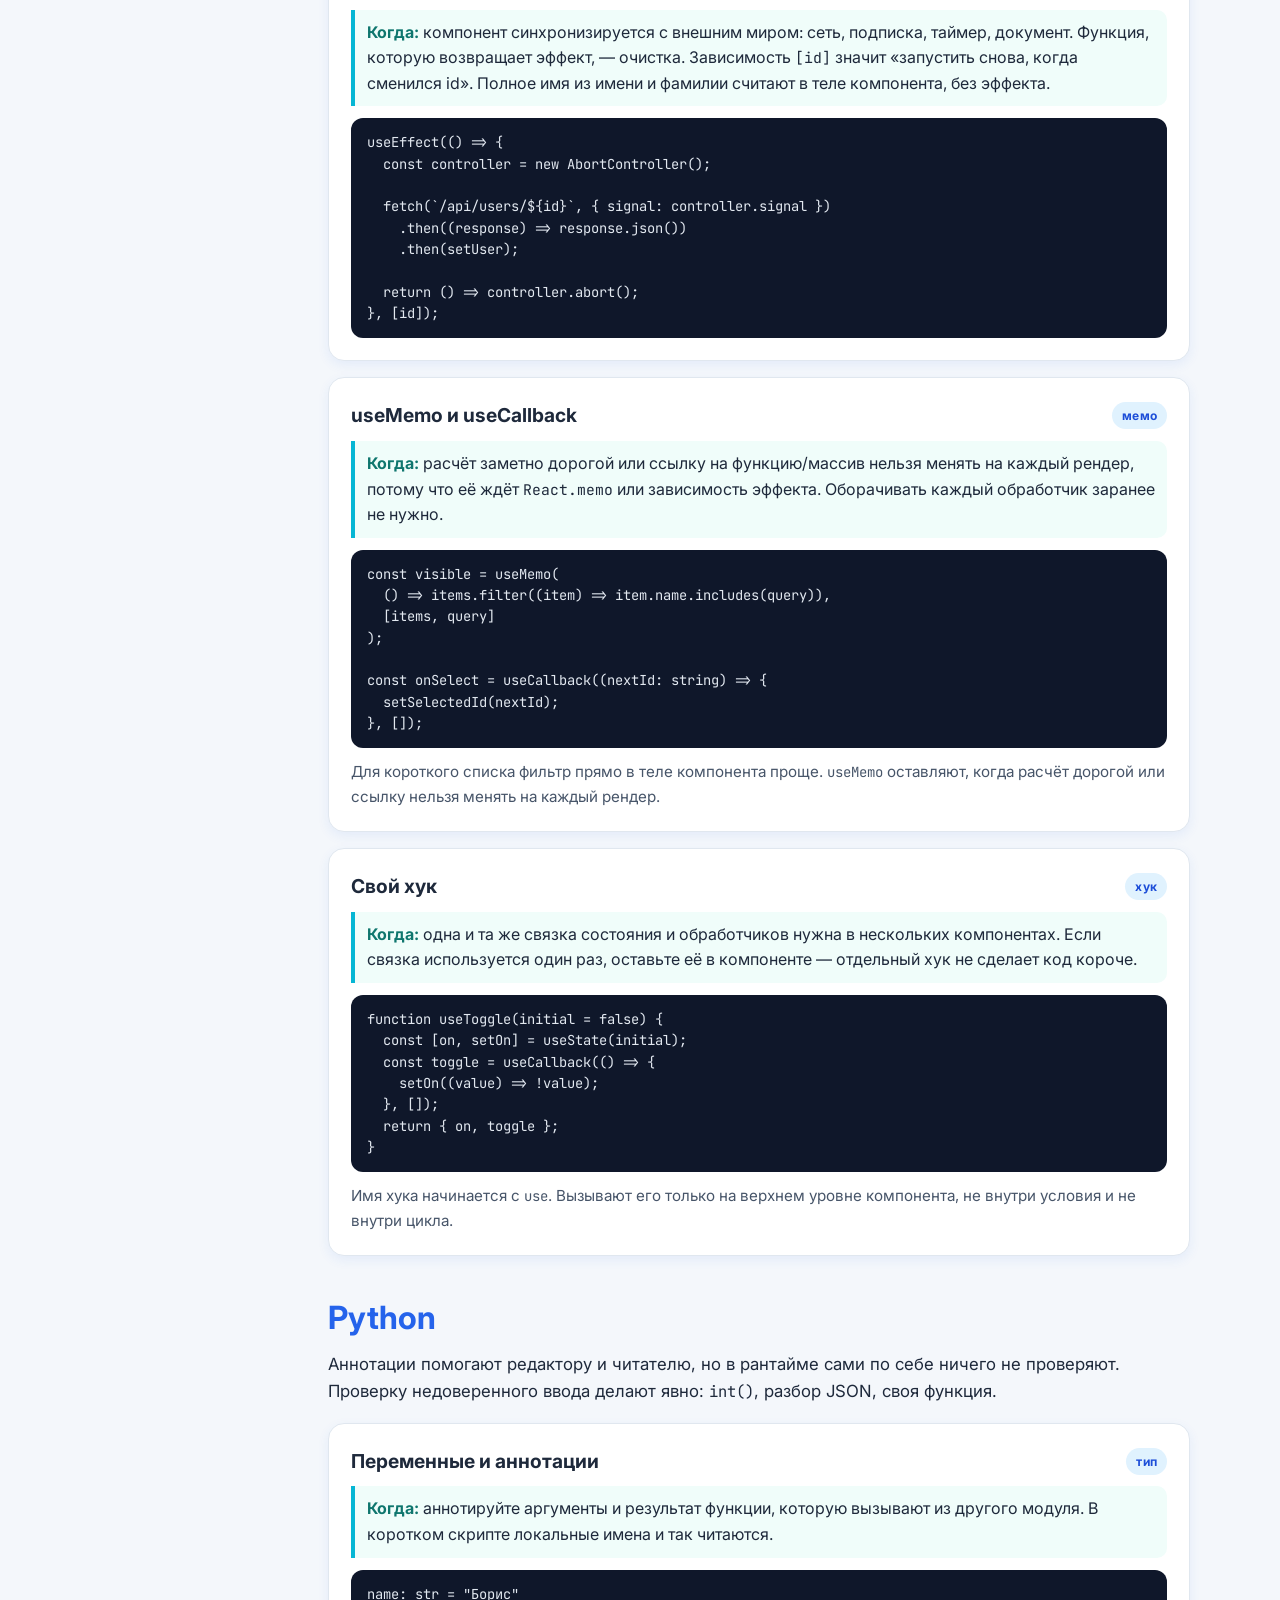
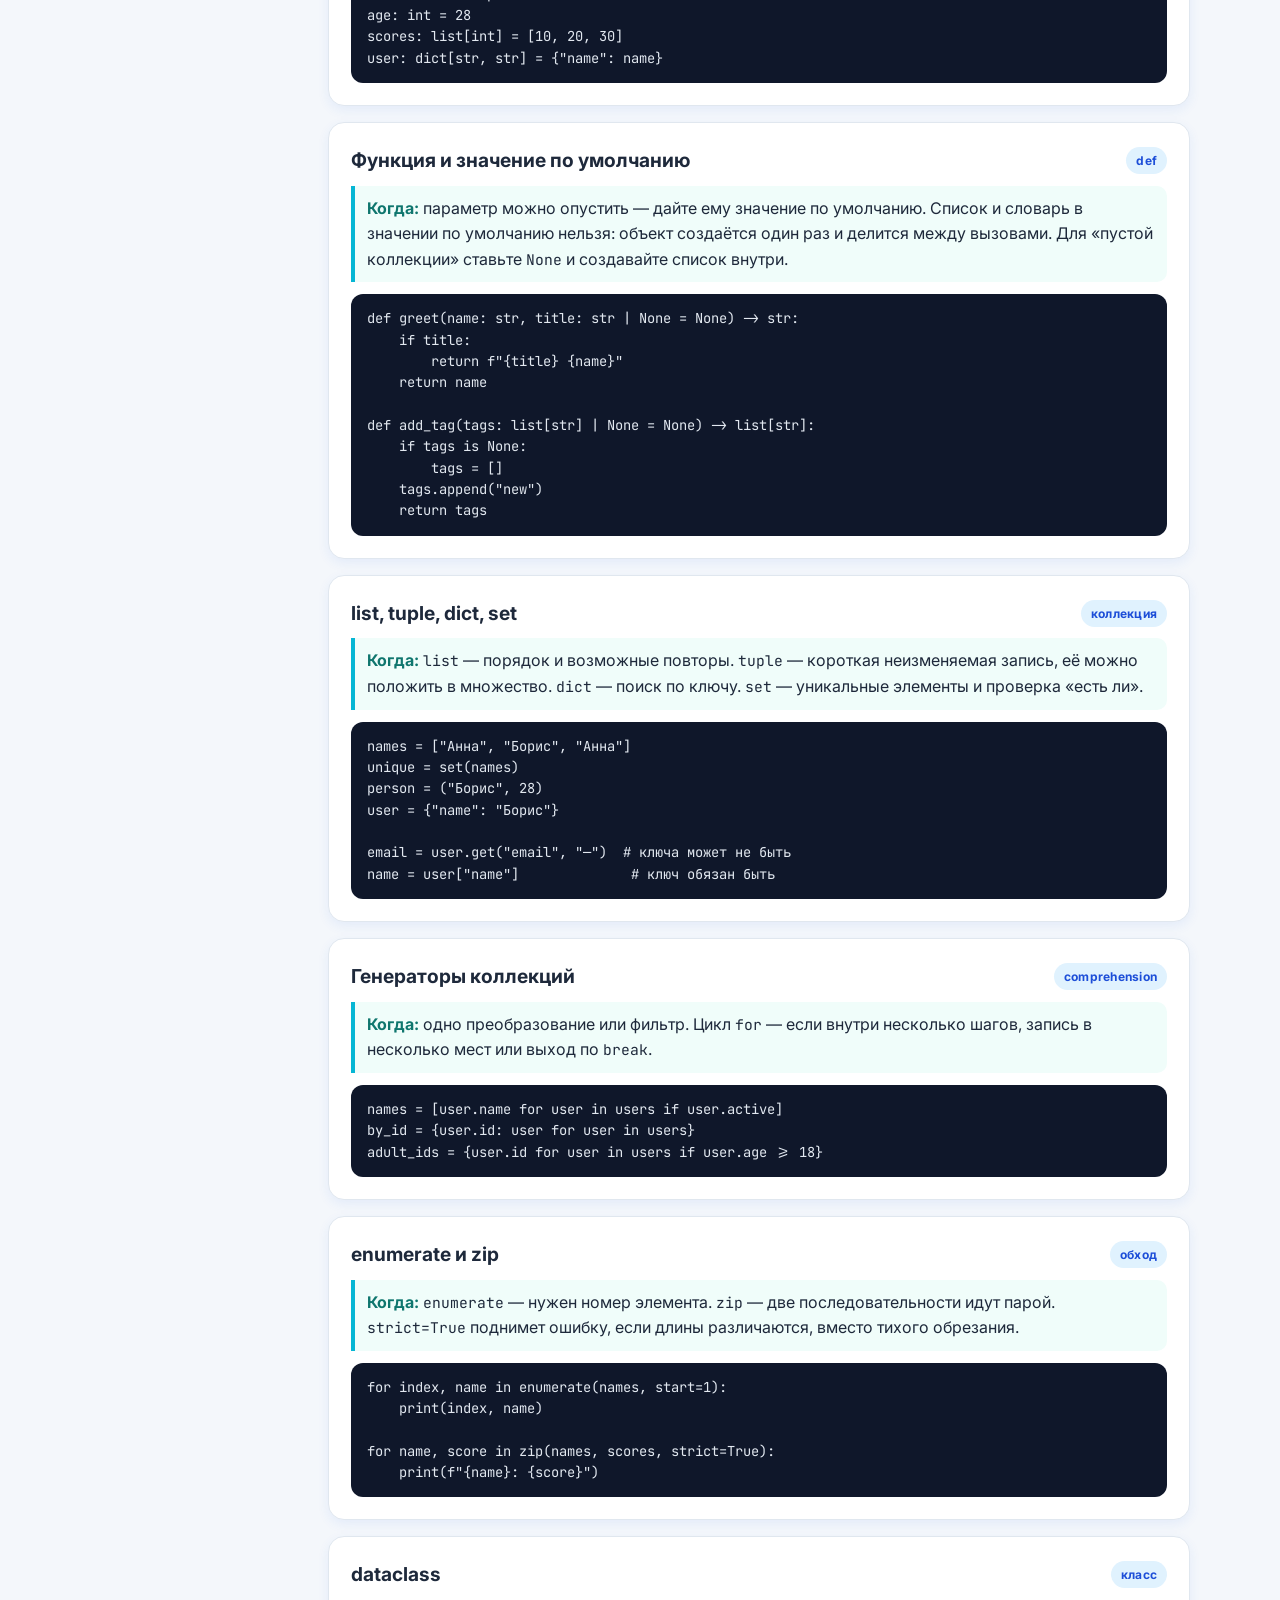
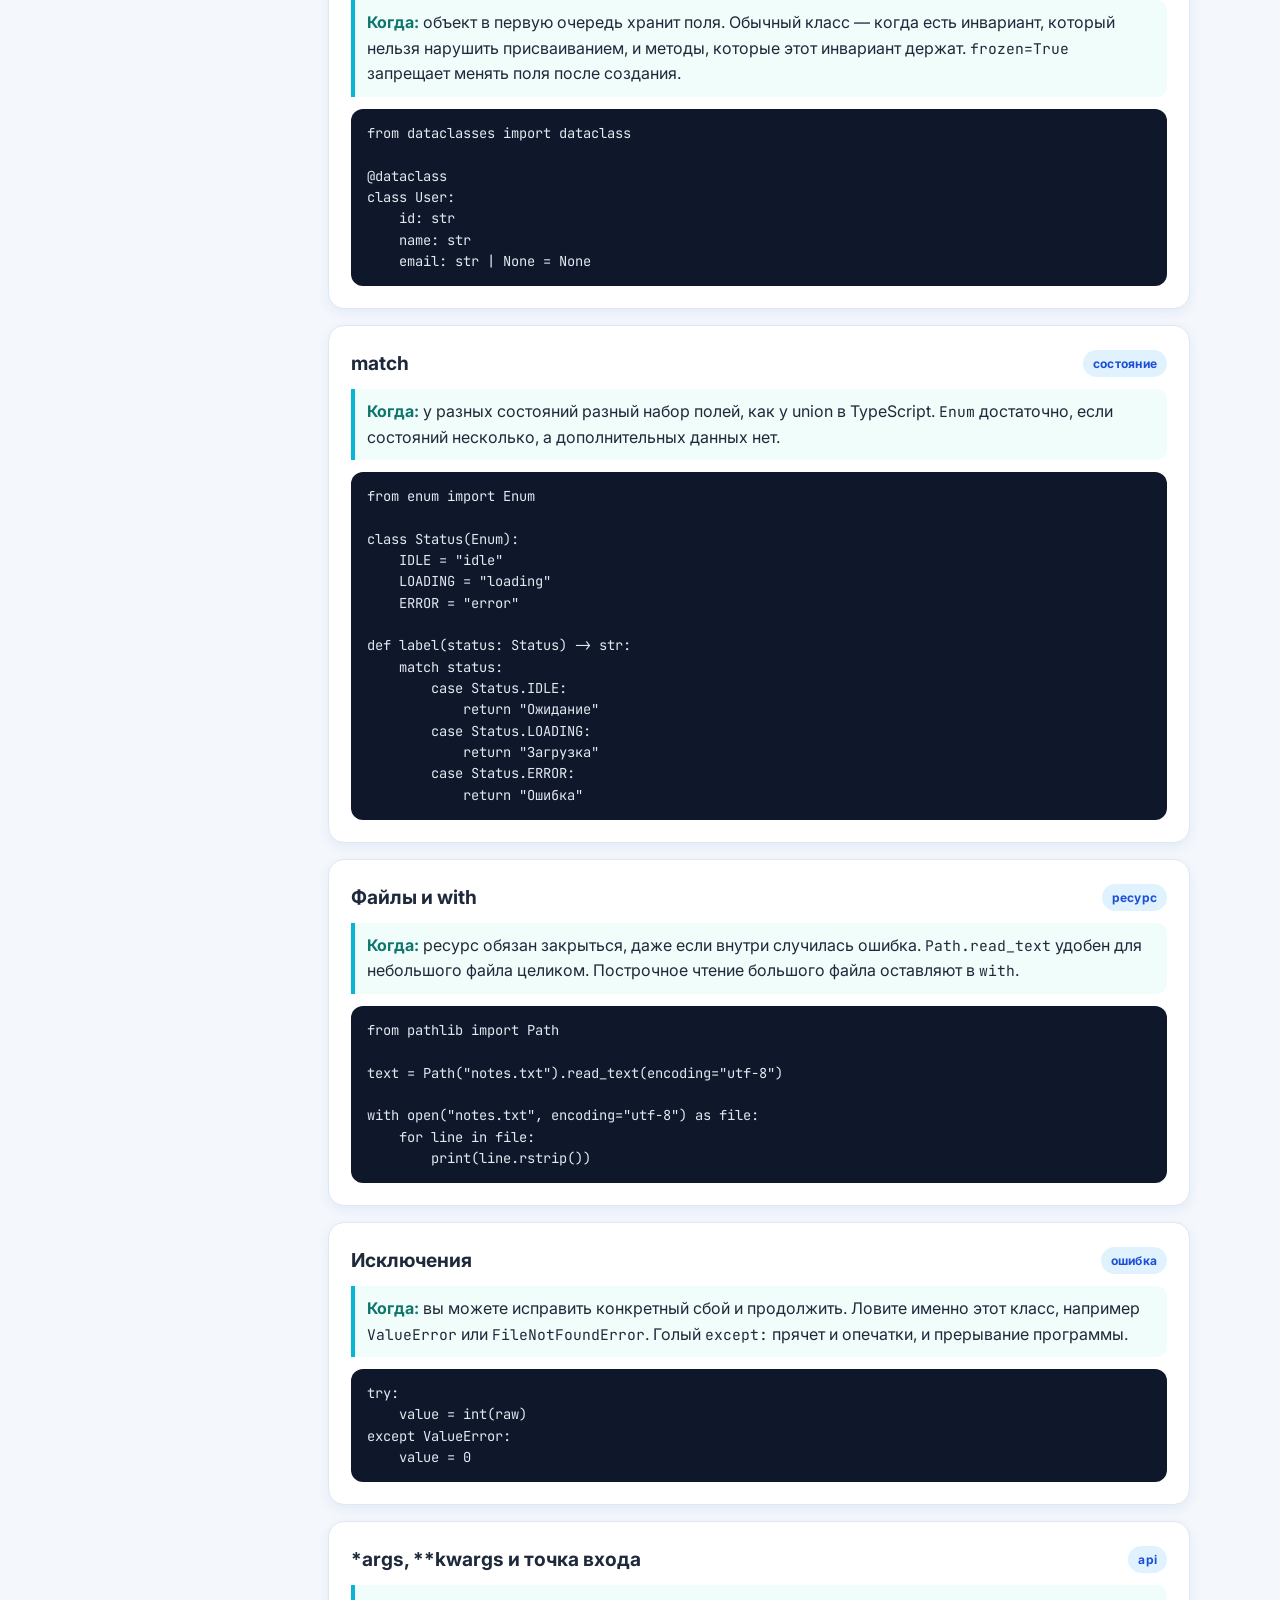
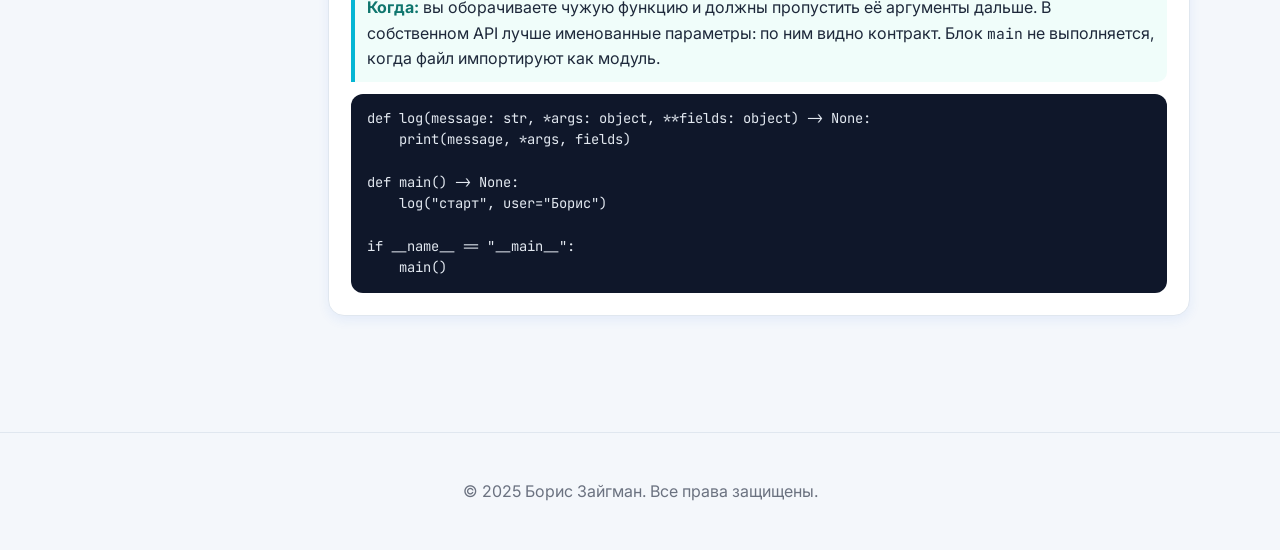
<file: spravochniki/typescript-react-python/index.html>
<!DOCTYPE html>
<html lang="ru">

<head>
    <meta charset="UTF-8">
    <meta name="viewport" content="width=device-width, initial-scale=1.0">
    <title>Шпаргалка: TypeScript, React, Python | Борис Зайгман</title>
    <meta name="description"
        content="Справочник по синтаксису TypeScript, React и Python: короткие примеры и пояснения, когда какой приём применять.">
    <link rel="preconnect" href="https://fonts.googleapis.com">
    <link rel="preconnect" href="https://fonts.gstatic.com" crossorigin>
    <link href="https://fonts.googleapis.com/css2?family=Inter:wght@400;600;700;900&family=JetBrains+Mono:wght@400;600&display=swap" rel="stylesheet">
    <link rel="stylesheet" href="../css/style.css">
    <link rel="stylesheet" href="../css/cheatsheet.css">
</head>

<body id="top" class="cheatsheet-page">
    <header class="navbar">
        <nav aria-label="Основная навигация">
            <a class="logo" href="../index.html">СПРАВОЧНИКИ</a>
            <ul class="nav-links">
                <li><a href="../index.html">Все</a></li>
                <li><a href="./index.html" aria-current="page">TypeScript, React, Python</a></li>
                <li><a href="../sql-mongodb/index.html">SQL и MongoDB</a></li>
            </ul>
        </nav>
    </header>

    <main>
        <section class="hero cheat-hero">
            <h1>Шпаргалка</h1>
            <p>Синтаксис TypeScript, React и Python и правило, когда какой приём уместен. Примеры рассчитаны на TypeScript 5, React 18 и Python 3.10+.</p>
            <a class="pdf-download" href="./cheatsheet.pdf" download>Скачать PDF</a>
            <div class="cheat-tools">
                <label class="visually-hidden" for="search">Поиск по шпаргалке</label>
                <input id="search" class="cheat-search" type="search" placeholder="Поиск: useEffect, union, dataclass, with…" autocomplete="off">
                <div class="lang-tabs" role="toolbar" aria-label="Фильтр по языку">
                    <button type="button" data-filter="all" aria-pressed="true">Все</button>
                    <button type="button" data-filter="choose">Когда что</button>
                    <button type="button" data-filter="ts">TypeScript</button>
                    <button type="button" data-filter="react">React</button>
                    <button type="button" data-filter="python">Python</button>
                </div>
            </div>
        </section>

        <div class="handbook">
            <nav class="toc" aria-label="Разделы шпаргалки">
                <a href="#choose">Когда что</a>
                <a href="#typescript">TypeScript</a>
                <a href="#react">React</a>
                <a href="#python">Python</a>
            </nav>

            <div>
                <p id="empty" class="empty-state" role="status">Ничего не нашлось. Попробуйте другое слово: тип, эффект, список, файл.</p>

                <section id="choose" class="cheat-section" data-section="choose">
                    <h2>Когда что применять</h2>
                    <p class="section-lead">Одна и та же задача выглядит по-разному в типе, в интерфейсе и в скрипте. Ниже — выбор приёма, а не полный синтаксис.</p>
                    <div class="stack">
                        <article class="situation" data-topic>
                            <h3>Несколько взаимоисключающих состояний</h3>
                            <p class="when"><strong>Когда:</strong> экран или операция бывает «ожидание», «загрузка», «успех» или «ошибка». Отдельные флаги <code>isLoading</code> и <code>error</code> легко оказываются истинными одновременно.</p>
                            <div class="trio">
                                <div>
                                    <h4>TypeScript</h4>
                                    <pre><code>type State&lt;T&gt; =
  | { status: "idle" }
  | { status: "loading" }
  | { status: "ok"; data: T }
  | { status: "error"; message: string };</code></pre>
                                </div>
                                <div>
                                    <h4>React</h4>
                                    <pre><code>const [state, setState] =
  useState&lt;State&lt;User&gt;&gt;({ status: "idle" });

switch (state.status) {
  case "ok":
    return &lt;p&gt;{state.data.name}&lt;/p&gt;;
}</code></pre>
                                </div>
                                <div>
                                    <h4>Python</h4>
                                    <pre><code>class Status(Enum):
    IDLE = "idle"
    LOADING = "loading"
    ERROR = "error"

match status:
    case Status.ERROR:
        ...</code></pre>
                                </div>
                            </div>
                        </article>

                        <article class="situation" data-topic>
                            <h3>Входным данным нельзя верить</h3>
                            <p class="when"><strong>Когда:</strong> значение пришло из JSON, формы, файла или аргумента командной строки. Внутри своей функции после проверки тип уже можно считать известным.</p>
                            <div class="trio">
                                <div>
                                    <h4>TypeScript</h4>
                                    <pre><code>function readName(input: unknown): string {
  if (typeof input !== "string" || input === "") {
    throw new Error("Имя обязательно");
  }
  return input;
}</code></pre>
                                </div>
                                <div>
                                    <h4>React</h4>
                                    <pre><code>{user ? (
  &lt;Profile user={user} /&gt;
) : (
  &lt;p&gt;Нет данных&lt;/p&gt;
)}</code></pre>
                                </div>
                                <div>
                                    <h4>Python</h4>
                                    <pre><code>try:
    age = int(raw_age)
except ValueError:
    age = None</code></pre>
                                </div>
                            </div>
                        </article>

                        <article class="situation" data-topic>
                            <h3>Одна логика для разных типов</h3>
                            <p class="when"><strong>Когда:</strong> функция не знает конкретный тип заранее, но должна вернуть тот же тип, что получила. Если тип всегда один, обобщение не нужно.</p>
                            <div class="trio">
                                <div>
                                    <h4>TypeScript</h4>
                                    <pre><code>function first&lt;T&gt;(items: T[]): T | undefined {
  return items[0];
}</code></pre>
                                </div>
                                <div>
                                    <h4>React</h4>
                                    <pre><code>function useToggle(initial = false) {
  const [on, setOn] = useState(initial);
  const toggle = () =&gt; setOn((v) =&gt; !v);
  return { on, toggle };
}</code></pre>
                                </div>
                                <div>
                                    <h4>Python</h4>
                                    <pre><code>from typing import TypeVar

T = TypeVar("T")

def first(items: list[T]) -&gt; T | None:
    return items[0] if items else None</code></pre>
                                </div>
                            </div>
                        </article>

                        <article class="situation" data-topic>
                            <h3>Два компонента смотрят на одни данные</h3>
                            <p class="when"><strong>Когда:</strong> список и счётчик выбранных живут рядом — состояние поднимают к общему родителю. Тема или текущий пользователь нужны десятку далёких компонентов — тогда контекст. Поле поиска, которое меняется на каждую букву, в контекст класть не стоит: перерисуются все подписчики.</p>
                            <div class="trio">
                                <div>
                                    <h4>Близкие соседи</h4>
                                    <pre><code>function Page() {
  const [id, setId] = useState&lt;string | null&gt;(null);
  return (
    &lt;&gt;
      &lt;List onSelect={setId} /&gt;
      &lt;Details id={id} /&gt;
    &lt;/&gt;
  );
}</code></pre>
                                </div>
                                <div>
                                    <h4>Далёкие компоненты</h4>
                                    <pre><code>const UserContext = createContext&lt;User | null&gt;(null);

function useUser() {
  const user = useContext(UserContext);
  if (!user) throw new Error("Нет провайдера");
  return user;
}</code></pre>
                                </div>
                                <div>
                                    <h4>Не React</h4>
                                    <pre><code># В Python и в чистом TypeScript
# общие данные — аргумент функции
# или поле объекта, а не глобальная
# переменная.</code></pre>
                                </div>
                            </div>
                        </article>

                        <article class="situation" data-topic>
                            <h3>Ресурс нужно закрыть</h3>
                            <p class="when"><strong>Когда:</strong> открыт файл, сокет, таймер или запрос. Закрытие должно случиться и при ошибке, и когда компонент исчез.</p>
                            <div class="trio">
                                <div>
                                    <h4>React</h4>
                                    <pre><code>useEffect(() =&gt; {
  const id = setInterval(tick, 1000);
  return () =&gt; clearInterval(id);
}, []);</code></pre>
                                </div>
                                <div>
                                    <h4>Python</h4>
                                    <pre><code>with open(path, encoding="utf-8") as file:
    return file.read()</code></pre>
                                </div>
                                <div>
                                    <h4>TypeScript</h4>
                                    <pre><code>const timer = setTimeout(finish, 300);
try {
  await work();
} finally {
  clearTimeout(timer);
}</code></pre>
                                </div>
                            </div>
                        </article>

                        <article class="situation" data-topic>
                            <h3>Преобразовать коллекцию</h3>
                            <p class="when"><strong>Когда:</strong> из списка нужно получить другой список или словарь одной понятной операцией. Если шагов несколько и есть ранний выход, обычный цикл читается легче.</p>
                            <div class="trio">
                                <div>
                                    <h4>TypeScript</h4>
                                    <pre><code>const names = users
  .filter((user) =&gt; user.active)
  .map((user) =&gt; user.name);</code></pre>
                                </div>
                                <div>
                                    <h4>React</h4>
                                    <pre><code>const names = useMemo(
  () =&gt; users.filter((u) =&gt; u.active).map((u) =&gt; u.name),
  [users]
);</code></pre>
                                </div>
                                <div>
                                    <h4>Python</h4>
                                    <pre><code>names = [user.name for user in users if user.active]
by_id = {user.id: user for user in users}</code></pre>
                                </div>
                            </div>
                        </article>
                    </div>
                </section>

                <section id="typescript" class="cheat-section" data-section="ts">
                    <h2>TypeScript</h2>
                    <p class="section-lead">Типы описывают контракт на границе функции и модуля. Локальной переменной аннотация часто не нужна: компилятор выводит её сам.</p>
                    <div class="stack">
                        <article class="cheat-card" data-topic>
                            <div class="card-head">
                                <h3>Базовые типы</h3>
                                <span class="lang-tag">тип</span>
                            </div>
                            <p class="when"><strong>Когда:</strong> аннотируйте параметры и возвращаемое значение публичной функции. Массив пишется как <code>string[]</code>, пара фиксированной длины — как кортеж.</p>
                            <pre><code>let title: string = "Шпаргалка";
let year: number = 2026;
let published: boolean = true;
let tags: string[] = ["react", "python"];
let point: [number, number] = [10, 20];</code></pre>
                        </article>

                        <article class="cheat-card" data-topic>
                            <div class="card-head">
                                <h3>Функции и необязательный аргумент</h3>
                                <span class="lang-tag">функция</span>
                            </div>
                            <p class="when"><strong>Когда:</strong> <code>?</code> означает «можно не передавать». Возвращаемый тип у экспортируемой функции лучше написать явно, чтобы смена реализации не молча поменяла контракт.</p>
                            <pre><code>function greet(name: string, title?: string): string {
  return title ? `${title} ${name}` : name;
}

const area = (width: number, height: number): number =&gt; width * height;</code></pre>
                        </article>

                        <article class="cheat-card" data-topic>
                            <div class="card-head">
                                <h3>interface и type</h3>
                                <span class="lang-tag">контракт</span>
                            </div>
                            <p class="when"><strong>Когда:</strong> <code>interface</code> — форма объекта, которую можно расширять через <code>extends</code>. <code>type</code> — объединение, пересечение, примитив и всё, что не является одним объектом.</p>
                            <pre><code>interface User {
  id: string;
  name: string;
  email?: string;
}

type Id = string | number;
type Admin = User &amp; { role: "admin" };</code></pre>
                            <p class="note"><code>email?</code> — поле можно не указывать. Это не то же самое, что <code>email: string | null</code>: <code>null</code> надо передать явно.</p>
                        </article>

                        <article class="cheat-card" data-topic>
                            <div class="card-head">
                                <h3>Сужение union</h3>
                                <span class="lang-tag">union</span>
                            </div>
                            <p class="when"><strong>Когда:</strong> значение бывает одним из нескольких литералов. После <code>switch</code> или проверки <code>typeof</code> TypeScript оставляет только подходящую ветку.</p>
                            <pre><code>type Status = "idle" | "loading" | "error";

function label(status: Status): string {
  switch (status) {
    case "idle":
      return "Ожидание";
    case "loading":
      return "Загрузка";
    case "error":
      return "Ошибка";
  }
}</code></pre>
                        </article>

                        <article class="cheat-card" data-topic>
                            <div class="card-head">
                                <h3>unknown вместо any</h3>
                                <span class="lang-tag">граница</span>
                            </div>
                            <p class="when"><strong>Когда:</strong> данные пришли снаружи. <code>unknown</code> заставляет проверить тип перед использованием. <code>any</code> выключает проверку — его оставляют только как временную метку в чужом коде, который ещё не описан.</p>
                            <pre><code>function isUser(value: unknown): value is User {
  return (
    typeof value === "object" &amp;&amp;
    value !== null &amp;&amp;
    "id" in value &amp;&amp;
    "name" in value
  );
}</code></pre>
                        </article>

                        <article class="cheat-card" data-topic>
                            <div class="card-head">
                                <h3>Generics</h3>
                                <span class="lang-tag">обобщение</span>
                            </div>
                            <p class="when"><strong>Когда:</strong> алгоритм одинаковый, а тип элемента разный, и результат должен сохранить этот тип. Для одной конкретной структуры generic только шумит.</p>
                            <pre><code>function first&lt;T&gt;(items: readonly T[]): T | undefined {
  return items[0];
}

const id = first([{ id: "a" }, { id: "b" }])?.id;</code></pre>
                        </article>

                        <article class="cheat-card" data-topic>
                            <div class="card-head">
                                <h3>Служебные типы</h3>
                                <span class="lang-tag">Partial Pick Omit</span>
                            </div>
                            <p class="when"><strong>Когда:</strong> <code>Partial</code> — тело PATCH, где любое поле необязательно. <code>Pick</code> и <code>Omit</code> — урезанный вид для ответа API. <code>Record</code> — словарь с известным типом ключа и значения.</p>
                            <pre><code>type UserUpdate = Partial&lt;User&gt;;
type PublicUser = Pick&lt;User, "id" | "name"&gt;;
type WithoutEmail = Omit&lt;User, "email"&gt;;
type UsersById = Record&lt;string, User&gt;;</code></pre>
                        </article>

                        <article class="cheat-card" data-topic>
                            <div class="card-head">
                                <h3>as const и readonly</h3>
                                <span class="lang-tag">литерал</span>
                            </div>
                            <p class="when"><strong>Когда:</strong> список строк должен стать объединением литералов, а не просто <code>string[]</code>. <code>readonly</code> запрещает переприсваивание поля на этапе компиляции, в рантайме объект остаётся обычным.</p>
                            <pre><code>const roles = ["admin", "editor", "user"] as const;
type Role = (typeof roles)[number];

interface Account {
  readonly id: string;
  role: Role;
}</code></pre>
                        </article>
                    </div>
                </section>

                <section id="react" class="cheat-section" data-section="react">
                    <h2>React</h2>
                    <p class="section-lead">Компонент — функция от props к разметке. Состояние хранит то, что меняется из-за действий пользователя. Всё, что можно вычислить из уже имеющихся данных, вычисляют во время рендера.</p>
                    <div class="stack">
                        <article class="cheat-card" data-topic>
                            <div class="card-head">
                                <h3>Компонент, props и children</h3>
                                <span class="lang-tag">JSX</span>
                            </div>
                            <p class="when"><strong>Когда:</strong> данные приходят от родителя — это props. <code>children</code> — слот для вложенной разметки. Так собирают карточку или лейаут, не плодя флаги <code>showFooter</code>.</p>
                            <pre><code>import type { ReactNode } from "react";

type CardProps = {
  title: string;
  children: ReactNode;
};

function Card({ title, children }: CardProps) {
  return (
    &lt;section&gt;
      &lt;h2&gt;{title}&lt;/h2&gt;
      {children}
    &lt;/section&gt;
  );
}</code></pre>
                        </article>

                        <article class="cheat-card" data-topic>
                            <div class="card-head">
                                <h3>useState</h3>
                                <span class="lang-tag">состояние</span>
                            </div>
                            <p class="when"><strong>Когда:</strong> значение живёт внутри компонента и меняется со временем: открыта панель, выбранный id, текст поля. Если новое значение зависит от старого, передавайте функцию — так не потеряется промежуточное обновление.</p>
                            <pre><code>const [count, setCount] = useState(0);
const [user, setUser] = useState&lt;User | null&gt;(null);

setCount((prev) =&gt; prev + 1);</code></pre>
                            <p class="note">Начальное значение <code>useState(getItems())</code> вызовет <code>getItems</code> на каждый рендер. Для дорогой инициализации передают функцию: <code>useState(() =&gt; getItems())</code>.</p>
                        </article>

                        <article class="cheat-card" data-topic>
                            <div class="card-head">
                                <h3>Условие и список</h3>
                                <span class="lang-tag">key</span>
                            </div>
                            <p class="when"><strong>Когда:</strong> ветка рендера зависит от данных — тернарный оператор или <code>&amp;&amp;</code>. В списке <code>key</code> — стабильный id записи. Индекс подходит только списку, который не сортируют, не фильтруют и не удаляют из середины.</p>
                            <pre><code>{user ? &lt;Profile user={user} /&gt; : &lt;Login /&gt;}

&lt;ul&gt;
  {items.map((item) =&gt; (
    &lt;li key={item.id}&gt;{item.name}&lt;/li&gt;
  ))}
&lt;/ul&gt;</code></pre>
                        </article>

                        <article class="cheat-card" data-topic>
                            <div class="card-head">
                                <h3>Контролируемый ввод</h3>
                                <span class="lang-tag">форма</span>
                            </div>
                            <p class="when"><strong>Когда:</strong> значение нужно на каждый ввод: фильтр, валидация, счётчик символов. Если прочитать поле достаточно в момент отправки, хватит неконтролируемого поля и <code>FormData</code>.</p>
                            <pre><code>const [query, setQuery] = useState("");

&lt;input
  value={query}
  onChange={(event) =&gt; setQuery(event.target.value)}
/&gt;

function onSubmit(event: FormEvent&lt;HTMLFormElement&gt;) {
  event.preventDefault();
  const data = new FormData(event.currentTarget);
}</code></pre>
                        </article>

                        <article class="cheat-card" data-topic>
                            <div class="card-head">
                                <h3>useEffect</h3>
                                <span class="lang-tag">эффект</span>
                            </div>
                            <p class="when"><strong>Когда:</strong> компонент синхронизируется с внешним миром: сеть, подписка, таймер, документ. Функция, которую возвращает эффект, — очистка. Зависимость <code>[id]</code> значит «запустить снова, когда сменился id». Полное имя из имени и фамилии считают в теле компонента, без эффекта.</p>
                            <pre><code>useEffect(() =&gt; {
  const controller = new AbortController();

  fetch(`/api/users/${id}`, { signal: controller.signal })
    .then((response) =&gt; response.json())
    .then(setUser);

  return () =&gt; controller.abort();
}, [id]);</code></pre>
                        </article>

                        <article class="cheat-card" data-topic>
                            <div class="card-head">
                                <h3>useMemo и useCallback</h3>
                                <span class="lang-tag">мемо</span>
                            </div>
                            <p class="when"><strong>Когда:</strong> расчёт заметно дорогой или ссылку на функцию/массив нельзя менять на каждый рендер, потому что её ждёт <code>React.memo</code> или зависимость эффекта. Оборачивать каждый обработчик заранее не нужно.</p>
                            <pre><code>const visible = useMemo(
  () =&gt; items.filter((item) =&gt; item.name.includes(query)),
  [items, query]
);

const onSelect = useCallback((nextId: string) =&gt; {
  setSelectedId(nextId);
}, []);</code></pre>
                            <p class="note">Для короткого списка фильтр прямо в теле компонента проще. <code>useMemo</code> оставляют, когда расчёт дорогой или ссылку нельзя менять на каждый рендер.</p>
                        </article>

                        <article class="cheat-card" data-topic>
                            <div class="card-head">
                                <h3>Свой хук</h3>
                                <span class="lang-tag">хук</span>
                            </div>
                            <p class="when"><strong>Когда:</strong> одна и та же связка состояния и обработчиков нужна в нескольких компонентах. Если связка используется один раз, оставьте её в компоненте — отдельный хук не сделает код короче.</p>
                            <pre><code>function useToggle(initial = false) {
  const [on, setOn] = useState(initial);
  const toggle = useCallback(() =&gt; {
    setOn((value) =&gt; !value);
  }, []);
  return { on, toggle };
}</code></pre>
                            <p class="note">Имя хука начинается с <code>use</code>. Вызывают его только на верхнем уровне компонента, не внутри условия и не внутри цикла.</p>
                        </article>
                    </div>
                </section>

                <section id="python" class="cheat-section" data-section="python">
                    <h2>Python</h2>
                    <p class="section-lead">Аннотации помогают редактору и читателю, но в рантайме сами по себе ничего не проверяют. Проверку недоверенного ввода делают явно: <code>int()</code>, разбор JSON, своя функция.</p>
                    <div class="stack">
                        <article class="cheat-card" data-topic>
                            <div class="card-head">
                                <h3>Переменные и аннотации</h3>
                                <span class="lang-tag">тип</span>
                            </div>
                            <p class="when"><strong>Когда:</strong> аннотируйте аргументы и результат функции, которую вызывают из другого модуля. В коротком скрипте локальные имена и так читаются.</p>
                            <pre><code>name: str = "Борис"
age: int = 28
scores: list[int] = [10, 20, 30]
user: dict[str, str] = {"name": name}</code></pre>
                        </article>

                        <article class="cheat-card" data-topic>
                            <div class="card-head">
                                <h3>Функция и значение по умолчанию</h3>
                                <span class="lang-tag">def</span>
                            </div>
                            <p class="when"><strong>Когда:</strong> параметр можно опустить — дайте ему значение по умолчанию. Список и словарь в значении по умолчанию нельзя: объект создаётся один раз и делится между вызовами. Для «пустой коллекции» ставьте <code>None</code> и создавайте список внутри.</p>
                            <pre><code>def greet(name: str, title: str | None = None) -&gt; str:
    if title:
        return f"{title} {name}"
    return name

def add_tag(tags: list[str] | None = None) -&gt; list[str]:
    if tags is None:
        tags = []
    tags.append("new")
    return tags</code></pre>
                        </article>

                        <article class="cheat-card" data-topic>
                            <div class="card-head">
                                <h3>list, tuple, dict, set</h3>
                                <span class="lang-tag">коллекция</span>
                            </div>
                            <p class="when"><strong>Когда:</strong> <code>list</code> — порядок и возможные повторы. <code>tuple</code> — короткая неизменяемая запись, её можно положить в множество. <code>dict</code> — поиск по ключу. <code>set</code> — уникальные элементы и проверка «есть ли».</p>
                            <pre><code>names = ["Анна", "Борис", "Анна"]
unique = set(names)
person = ("Борис", 28)
user = {"name": "Борис"}

email = user.get("email", "—")  # ключа может не быть
name = user["name"]              # ключ обязан быть</code></pre>
                        </article>

                        <article class="cheat-card" data-topic>
                            <div class="card-head">
                                <h3>Генераторы коллекций</h3>
                                <span class="lang-tag">comprehension</span>
                            </div>
                            <p class="when"><strong>Когда:</strong> одно преобразование или фильтр. Цикл <code>for</code> — если внутри несколько шагов, запись в несколько мест или выход по <code>break</code>.</p>
                            <pre><code>names = [user.name for user in users if user.active]
by_id = {user.id: user for user in users}
adult_ids = {user.id for user in users if user.age &gt;= 18}</code></pre>
                        </article>

                        <article class="cheat-card" data-topic>
                            <div class="card-head">
                                <h3>enumerate и zip</h3>
                                <span class="lang-tag">обход</span>
                            </div>
                            <p class="when"><strong>Когда:</strong> <code>enumerate</code> — нужен номер элемента. <code>zip</code> — две последовательности идут парой. <code>strict=True</code> поднимет ошибку, если длины различаются, вместо тихого обрезания.</p>
                            <pre><code>for index, name in enumerate(names, start=1):
    print(index, name)

for name, score in zip(names, scores, strict=True):
    print(f"{name}: {score}")</code></pre>
                        </article>

                        <article class="cheat-card" data-topic>
                            <div class="card-head">
                                <h3>dataclass</h3>
                                <span class="lang-tag">класс</span>
                            </div>
                            <p class="when"><strong>Когда:</strong> объект в первую очередь хранит поля. Обычный класс — когда есть инвариант, который нельзя нарушить присваиванием, и методы, которые этот инвариант держат. <code>frozen=True</code> запрещает менять поля после создания.</p>
                            <pre><code>from dataclasses import dataclass

@dataclass
class User:
    id: str
    name: str
    email: str | None = None</code></pre>
                        </article>

                        <article class="cheat-card" data-topic>
                            <div class="card-head">
                                <h3>match</h3>
                                <span class="lang-tag">состояние</span>
                            </div>
                            <p class="when"><strong>Когда:</strong> у разных состояний разный набор полей, как у union в TypeScript. <code>Enum</code> достаточно, если состояний несколько, а дополнительных данных нет.</p>
                            <pre><code>from enum import Enum

class Status(Enum):
    IDLE = "idle"
    LOADING = "loading"
    ERROR = "error"

def label(status: Status) -&gt; str:
    match status:
        case Status.IDLE:
            return "Ожидание"
        case Status.LOADING:
            return "Загрузка"
        case Status.ERROR:
            return "Ошибка"</code></pre>
                        </article>

                        <article class="cheat-card" data-topic>
                            <div class="card-head">
                                <h3>Файлы и with</h3>
                                <span class="lang-tag">ресурс</span>
                            </div>
                            <p class="when"><strong>Когда:</strong> ресурс обязан закрыться, даже если внутри случилась ошибка. <code>Path.read_text</code> удобен для небольшого файла целиком. Построчное чтение большого файла оставляют в <code>with</code>.</p>
                            <pre><code>from pathlib import Path

text = Path("notes.txt").read_text(encoding="utf-8")

with open("notes.txt", encoding="utf-8") as file:
    for line in file:
        print(line.rstrip())</code></pre>
                        </article>

                        <article class="cheat-card" data-topic>
                            <div class="card-head">
                                <h3>Исключения</h3>
                                <span class="lang-tag">ошибка</span>
                            </div>
                            <p class="when"><strong>Когда:</strong> вы можете исправить конкретный сбой и продолжить. Ловите именно этот класс, например <code>ValueError</code> или <code>FileNotFoundError</code>. Голый <code>except:</code> прячет и опечатки, и прерывание программы.</p>
                            <pre><code>try:
    value = int(raw)
except ValueError:
    value = 0</code></pre>
                        </article>

                        <article class="cheat-card" data-topic>
                            <div class="card-head">
                                <h3>*args, **kwargs и точка входа</h3>
                                <span class="lang-tag">api</span>
                            </div>
                            <p class="when"><strong>Когда:</strong> вы оборачиваете чужую функцию и должны пропустить её аргументы дальше. В собственном API лучше именованные параметры: по ним видно контракт. Блок <code>main</code> не выполняется, когда файл импортируют как модуль.</p>
                            <pre><code>def log(message: str, *args: object, **fields: object) -&gt; None:
    print(message, *args, fields)

def main() -&gt; None:
    log("старт", user="Борис")

if __name__ == "__main__":
    main()</code></pre>
                        </article>
                    </div>
                </section>
            </div>
        </div>
    </main>

    <footer>
        <p>© 2025 Борис Зайгман. Все права защищены.</p>
        <a href="#top" class="back-to-top" aria-label="Вернуться в начало">↑</a>
    </footer>

    <style>
        .visually-hidden {
            position: absolute;
            width: 1px;
            height: 1px;
            padding: 0;
            margin: -1px;
            overflow: hidden;
            clip: rect(0, 0, 0, 0);
            border: 0;
        }
    </style>
    <script>
        const buttons = document.querySelectorAll("[data-filter]");
        const sections = document.querySelectorAll("[data-section]");
        const search = document.querySelector("#search");
        const empty = document.querySelector("#empty");
        let current = "all";

        function applyFilter() {
            const query = search.value.trim().toLowerCase();
            let visibleCards = 0;

            sections.forEach((section) => {
                const matchesTab = current === "all" || current === section.dataset.section;
                let sectionHasCard = false;

                section.querySelectorAll("[data-topic]").forEach((card) => {
                    const matchesQuery = query === "" || card.textContent.toLowerCase().includes(query);
                    const show = matchesTab && matchesQuery;
                    card.hidden = !show;
                    if (show) {
                        sectionHasCard = true;
                        visibleCards += 1;
                    }
                });

                section.hidden = !sectionHasCard;
            });

            empty.classList.toggle("visible", visibleCards === 0);
        }

        buttons.forEach((button) => {
            button.addEventListener("click", () => {
                current = button.dataset.filter;
                buttons.forEach((item) => {
                    item.setAttribute("aria-pressed", String(item === button));
                });
                applyFilter();
            });
        });

        search.addEventListener("input", applyFilter);
    </script>
</body>

</html>
</file>
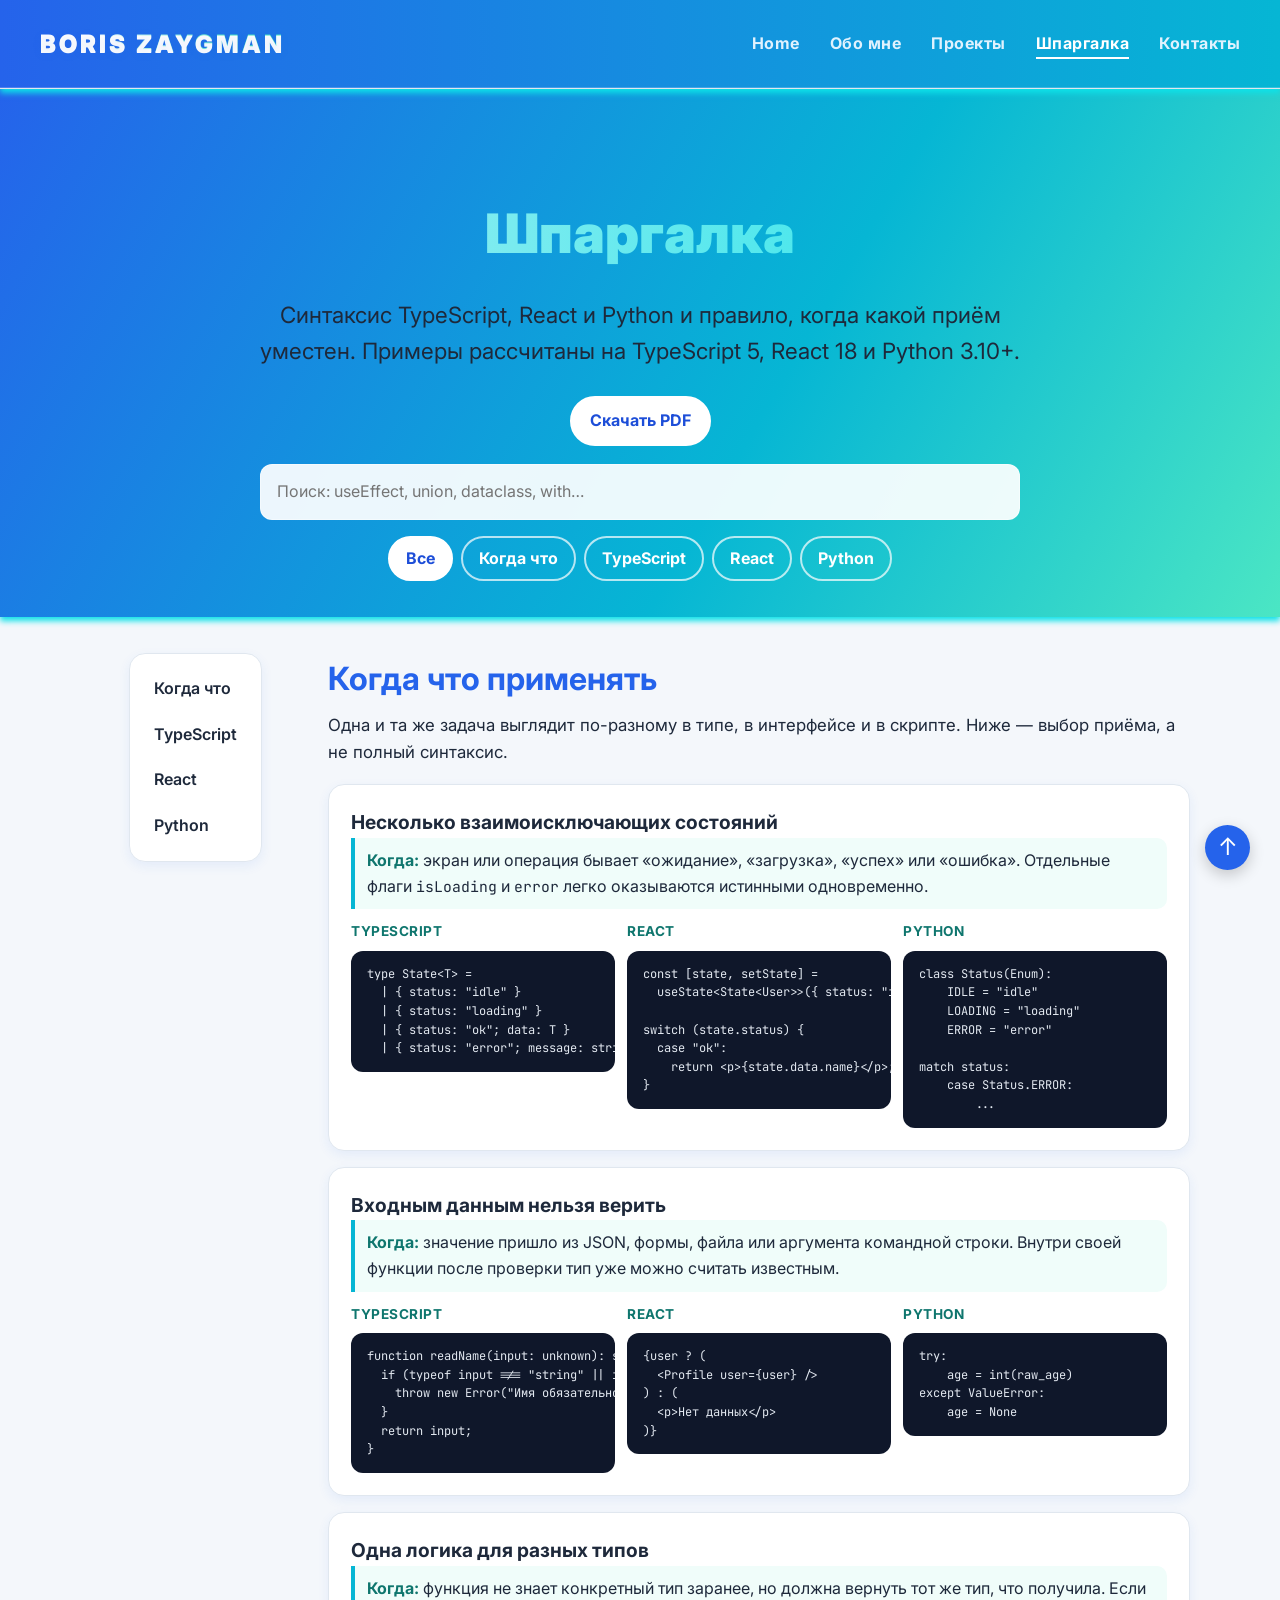
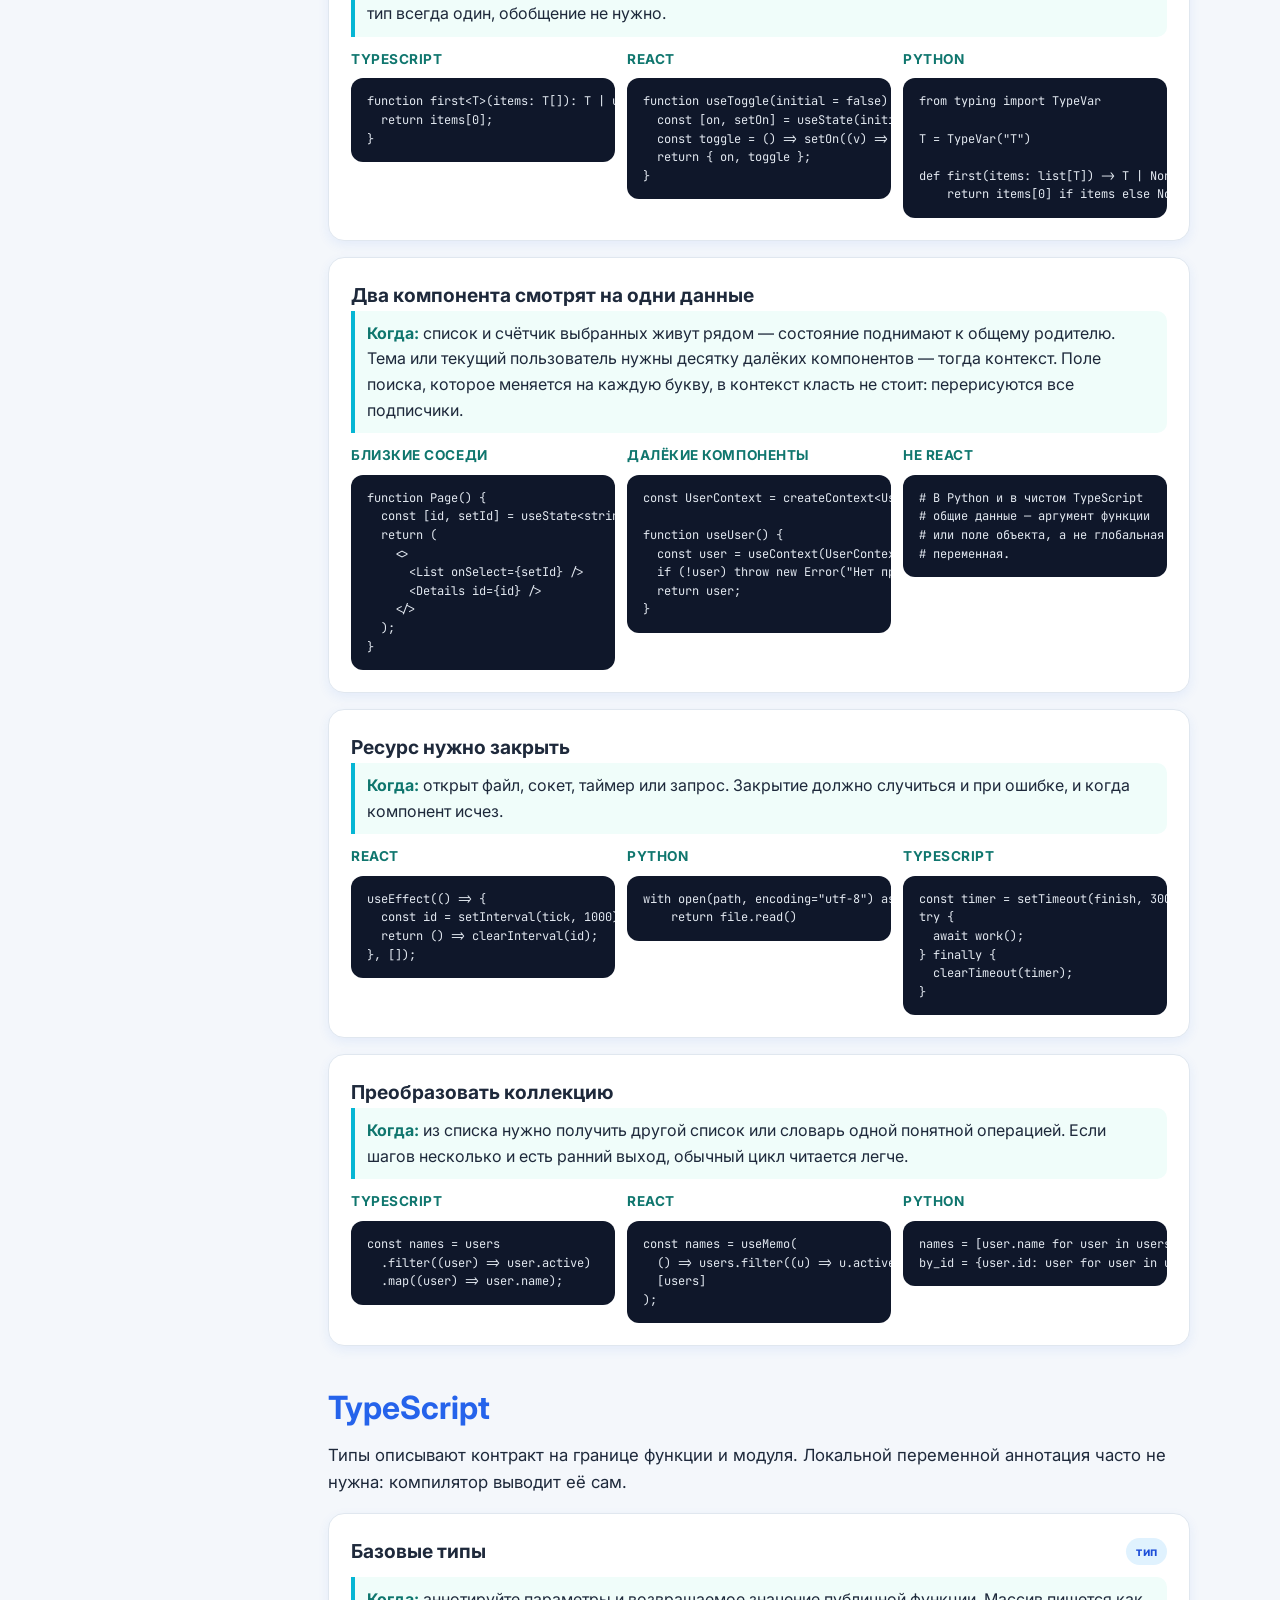
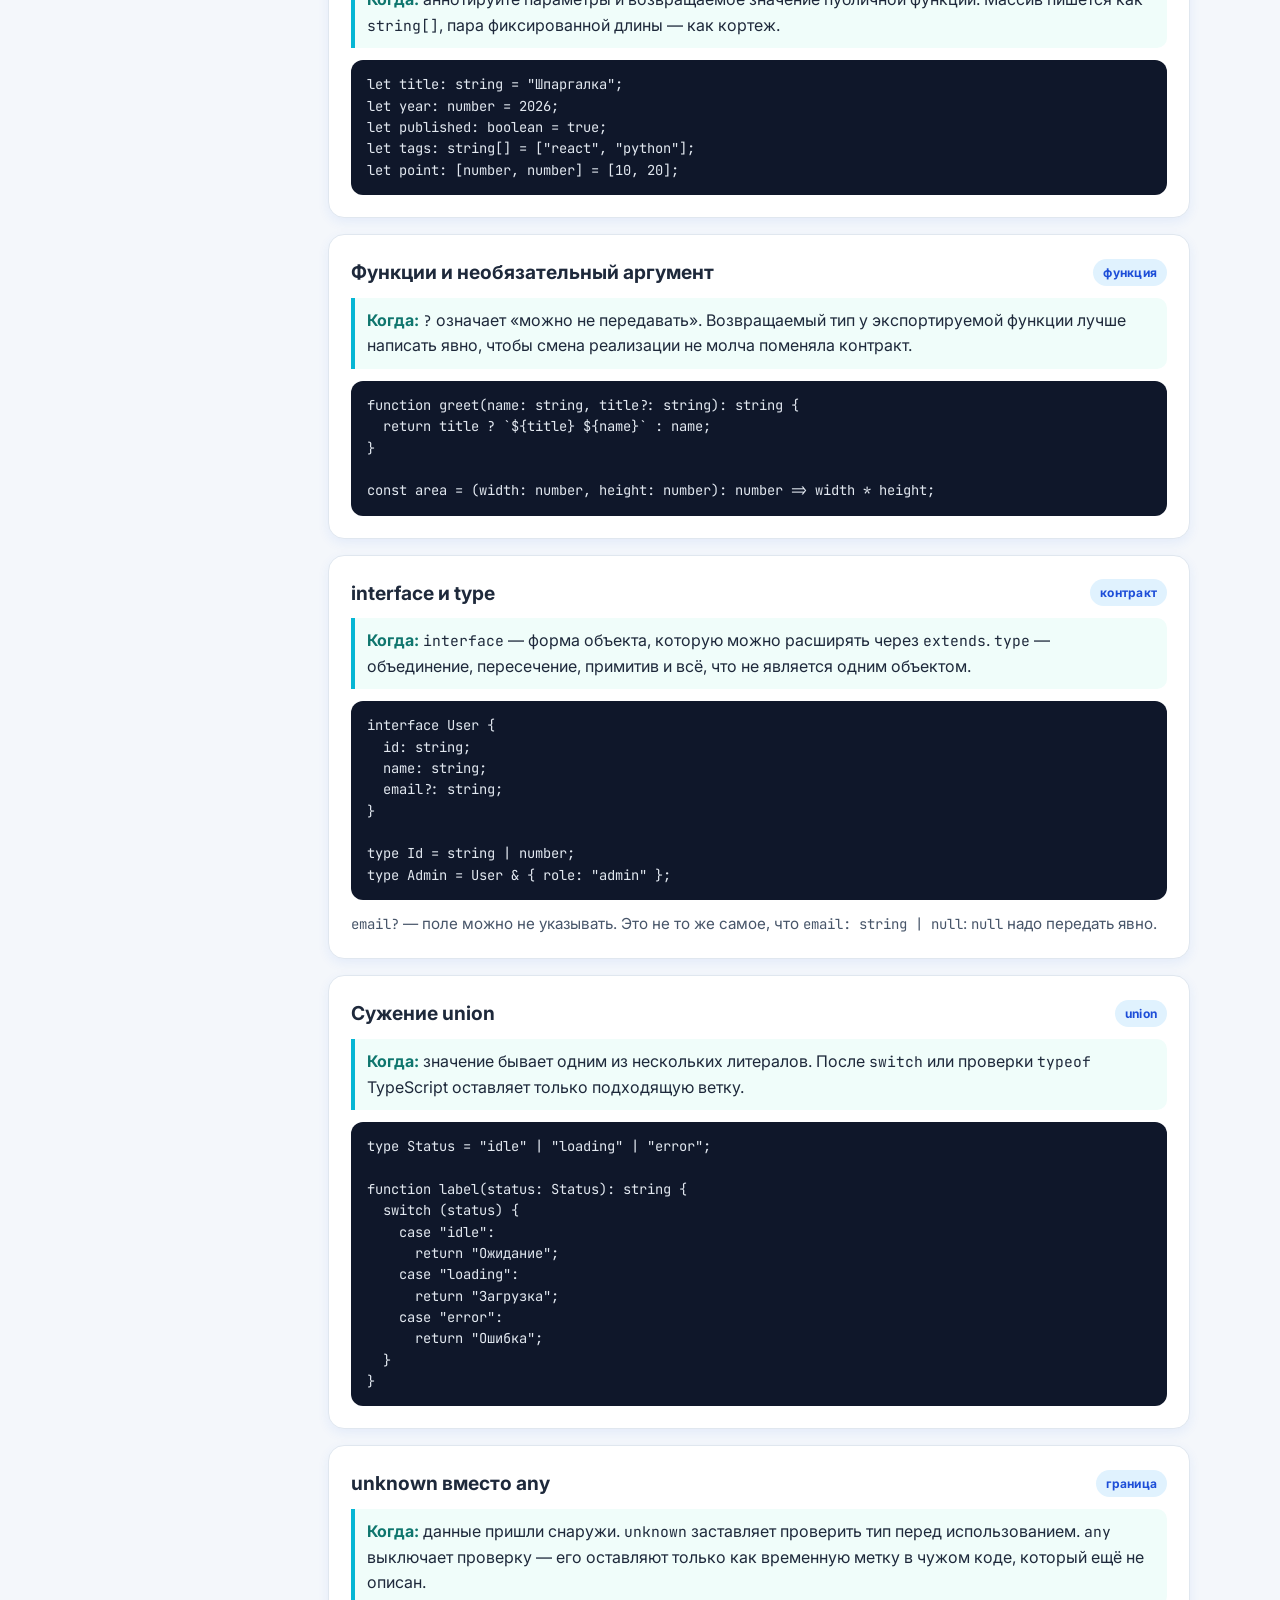
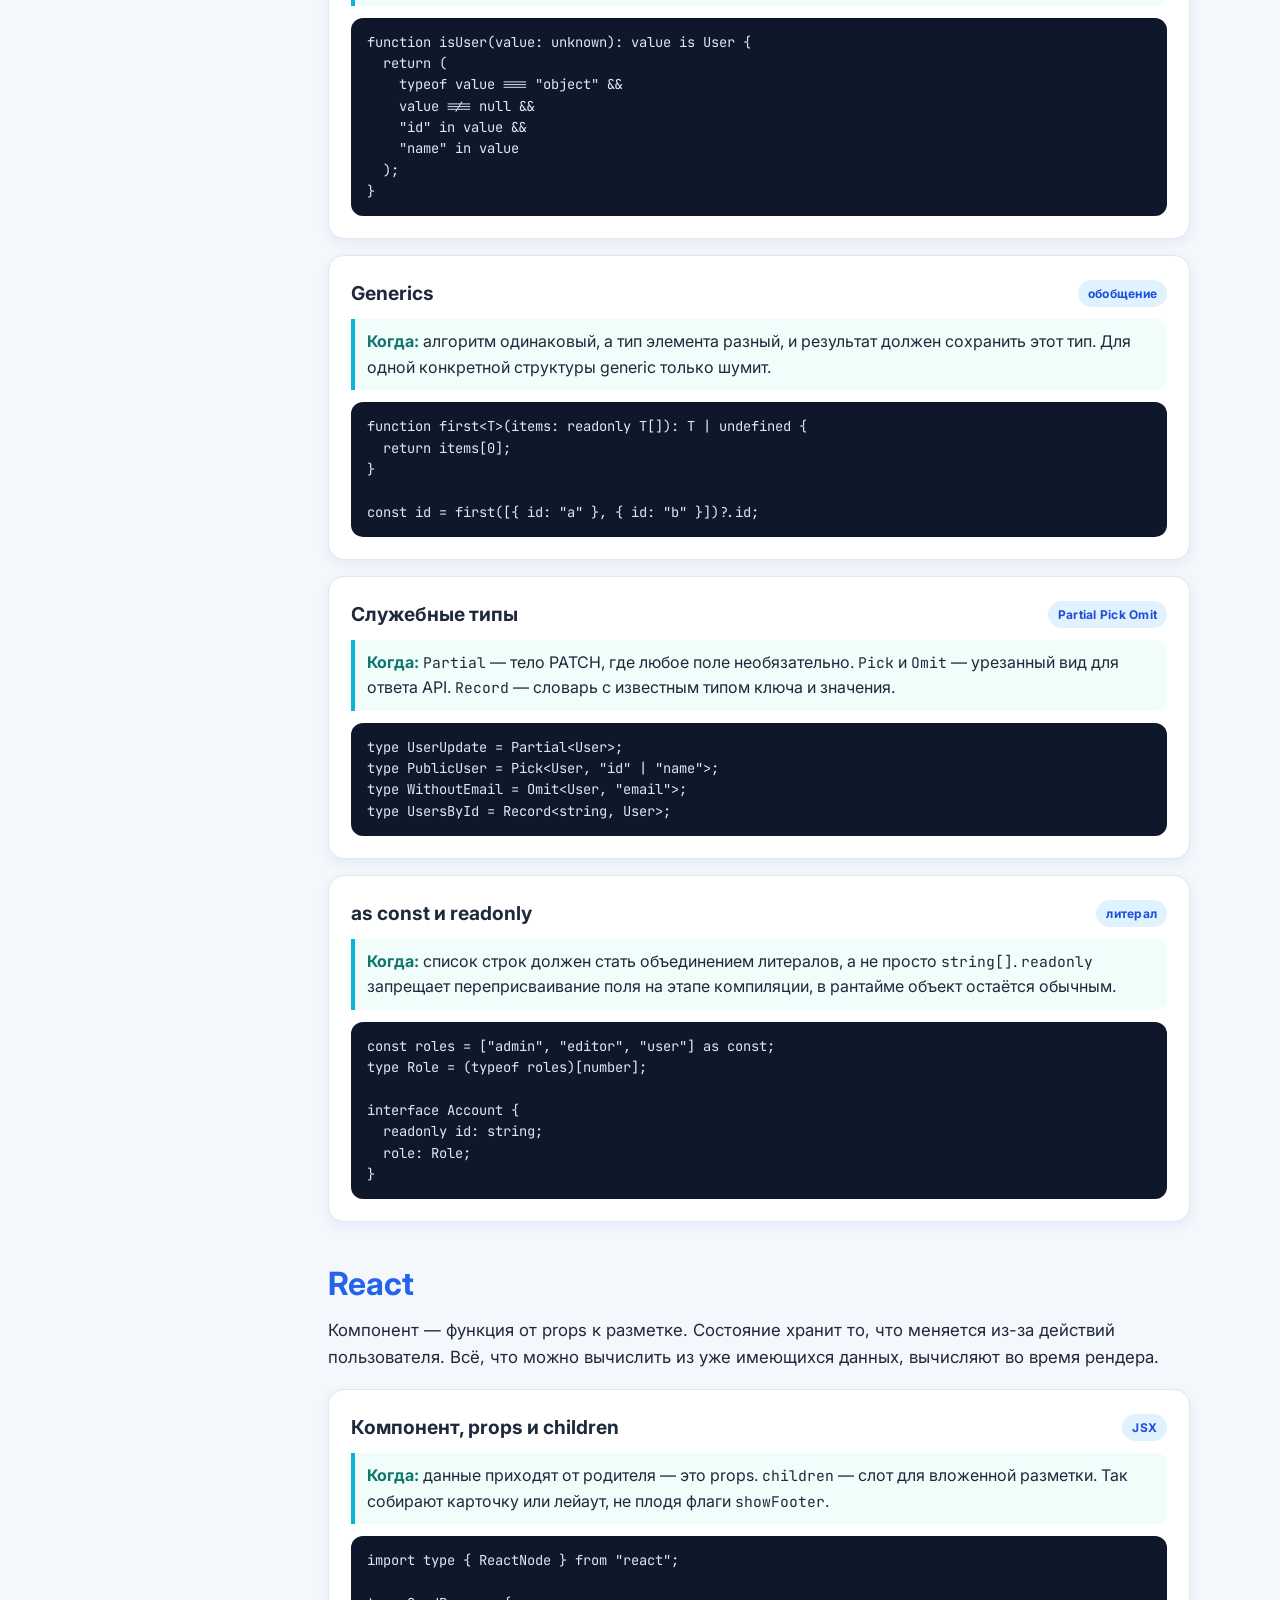
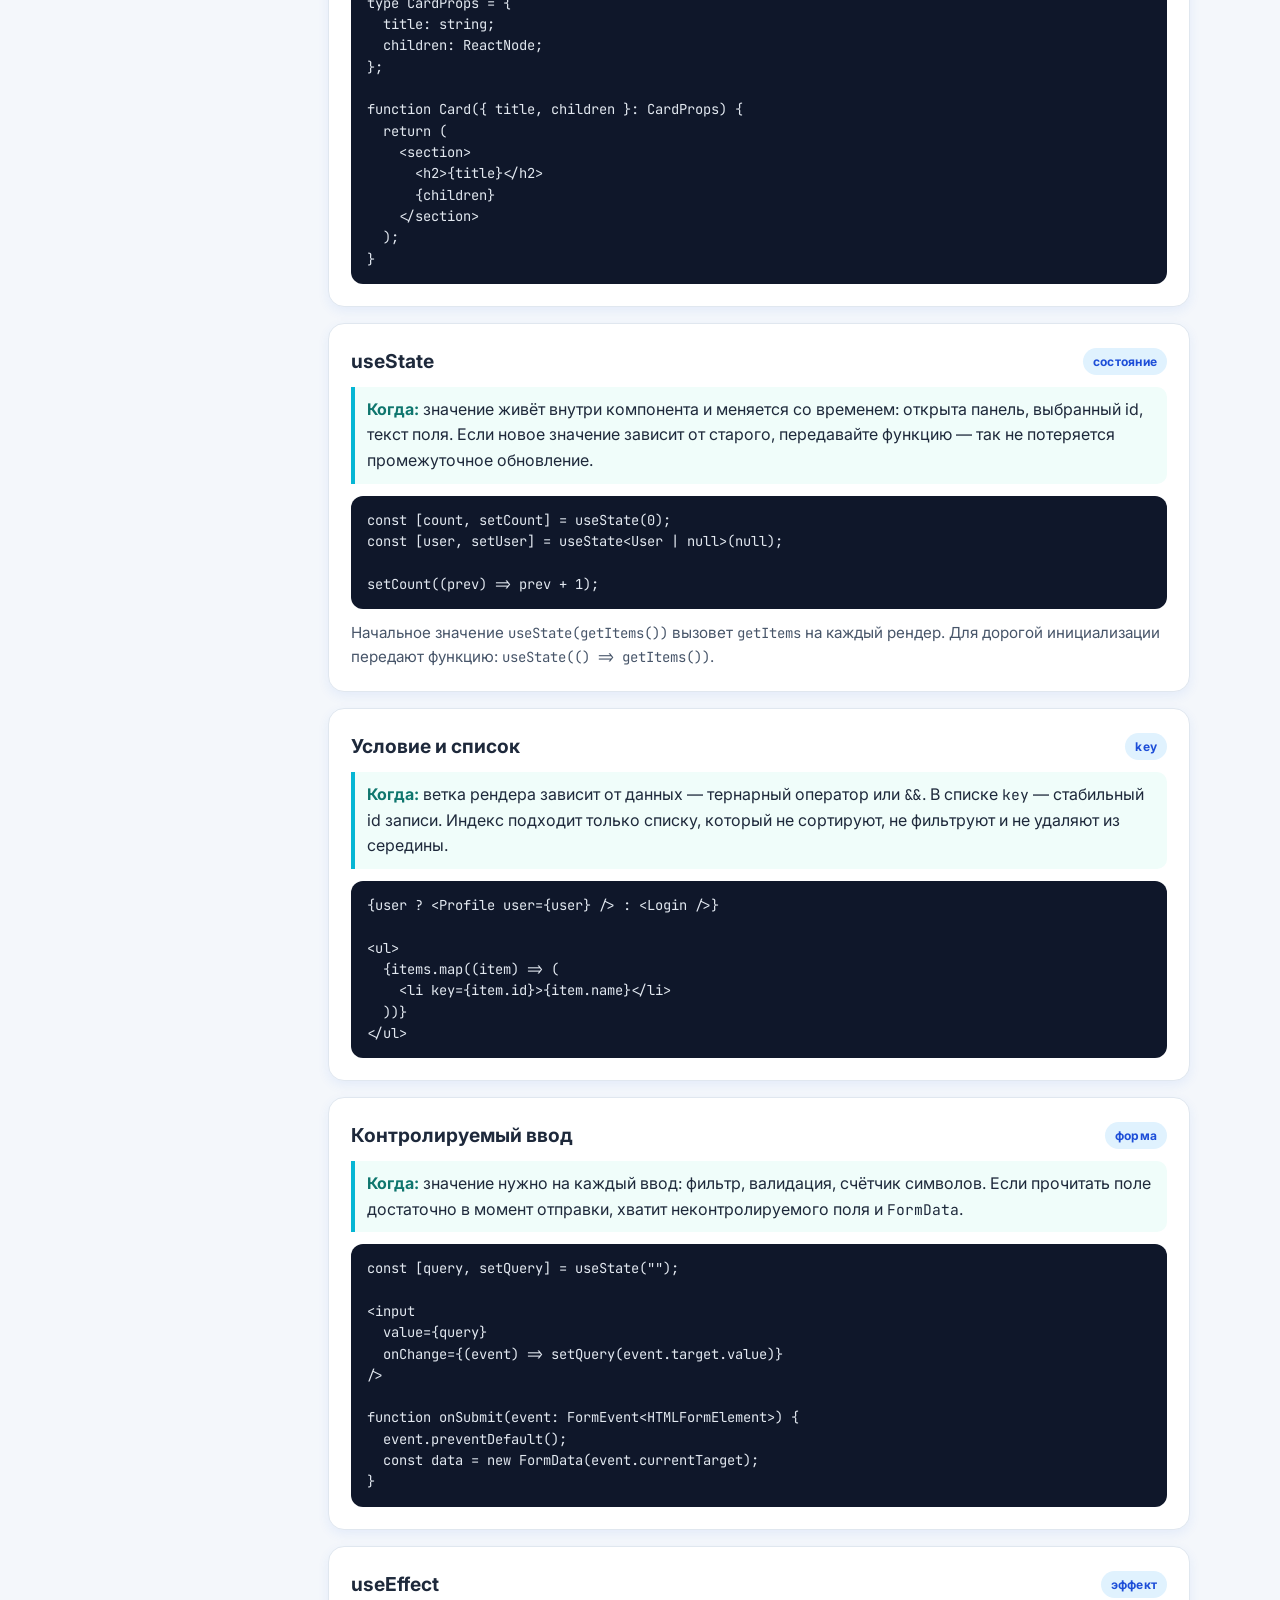
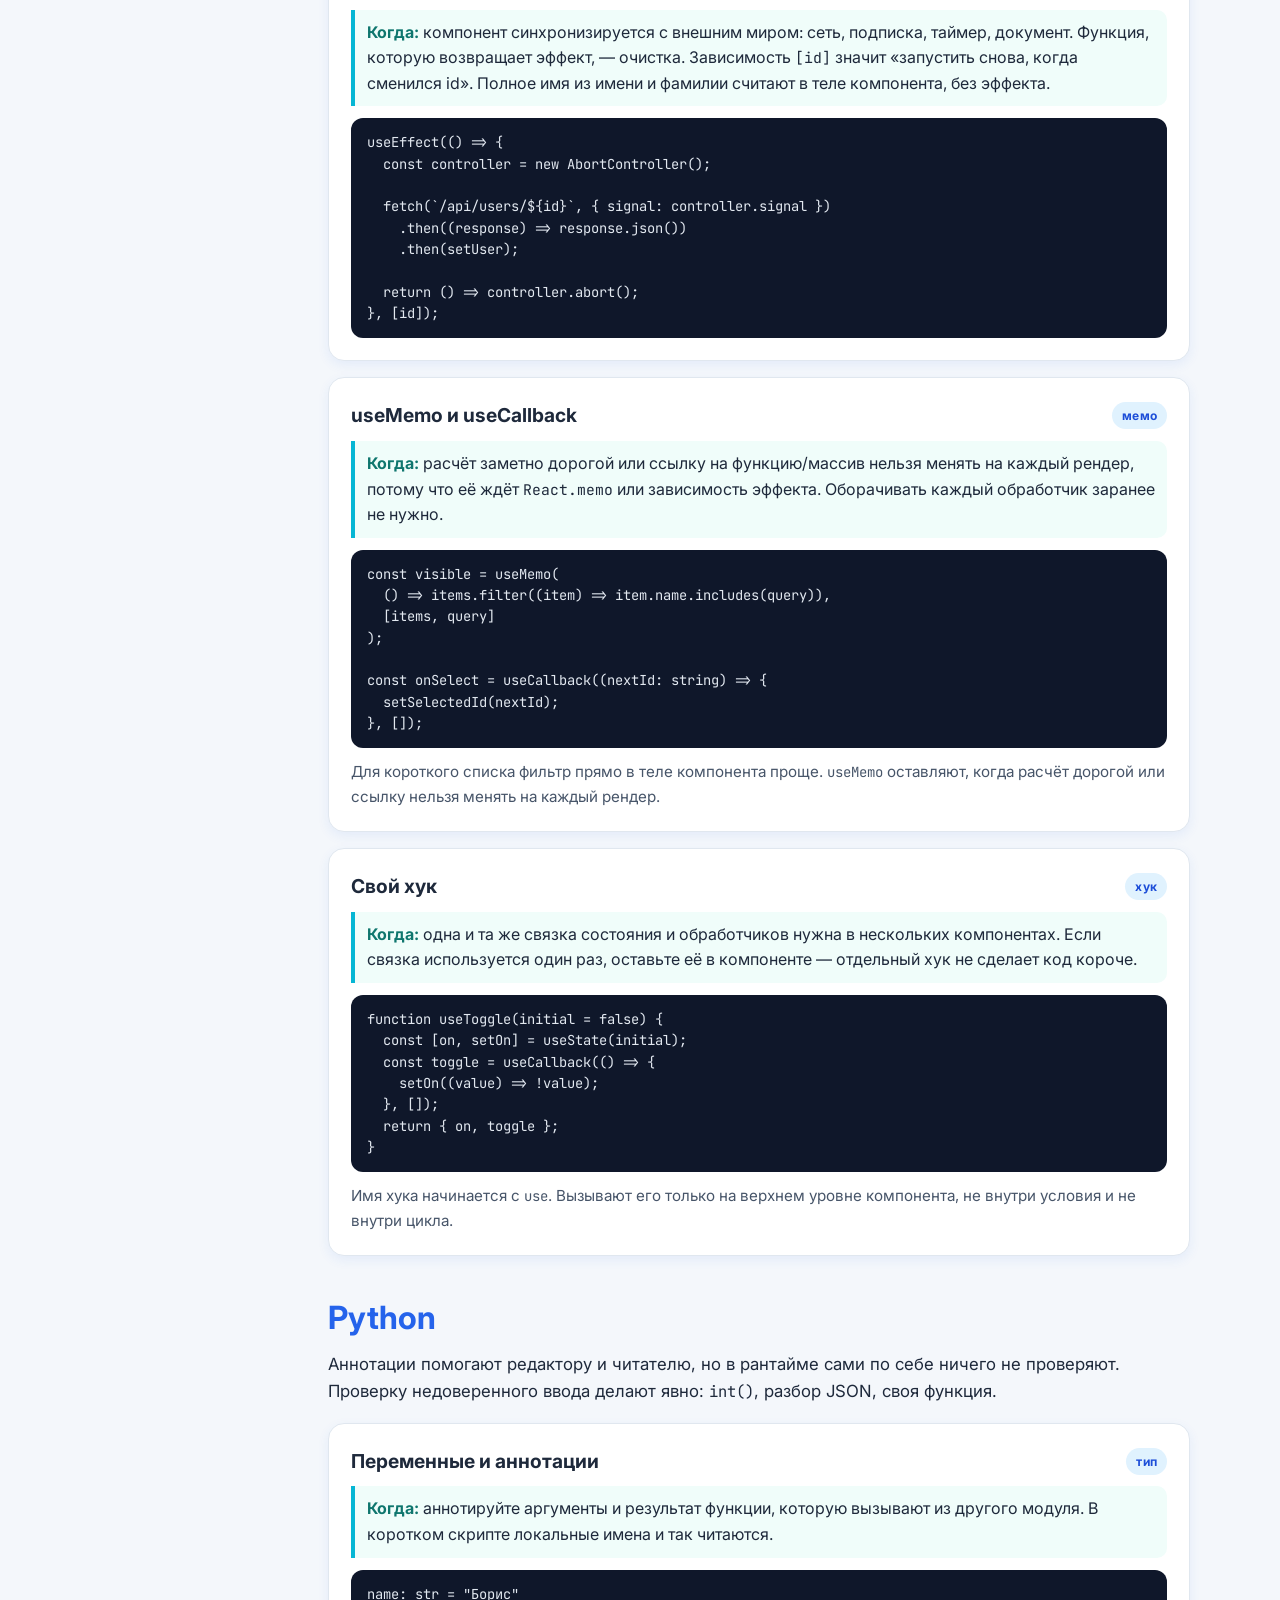
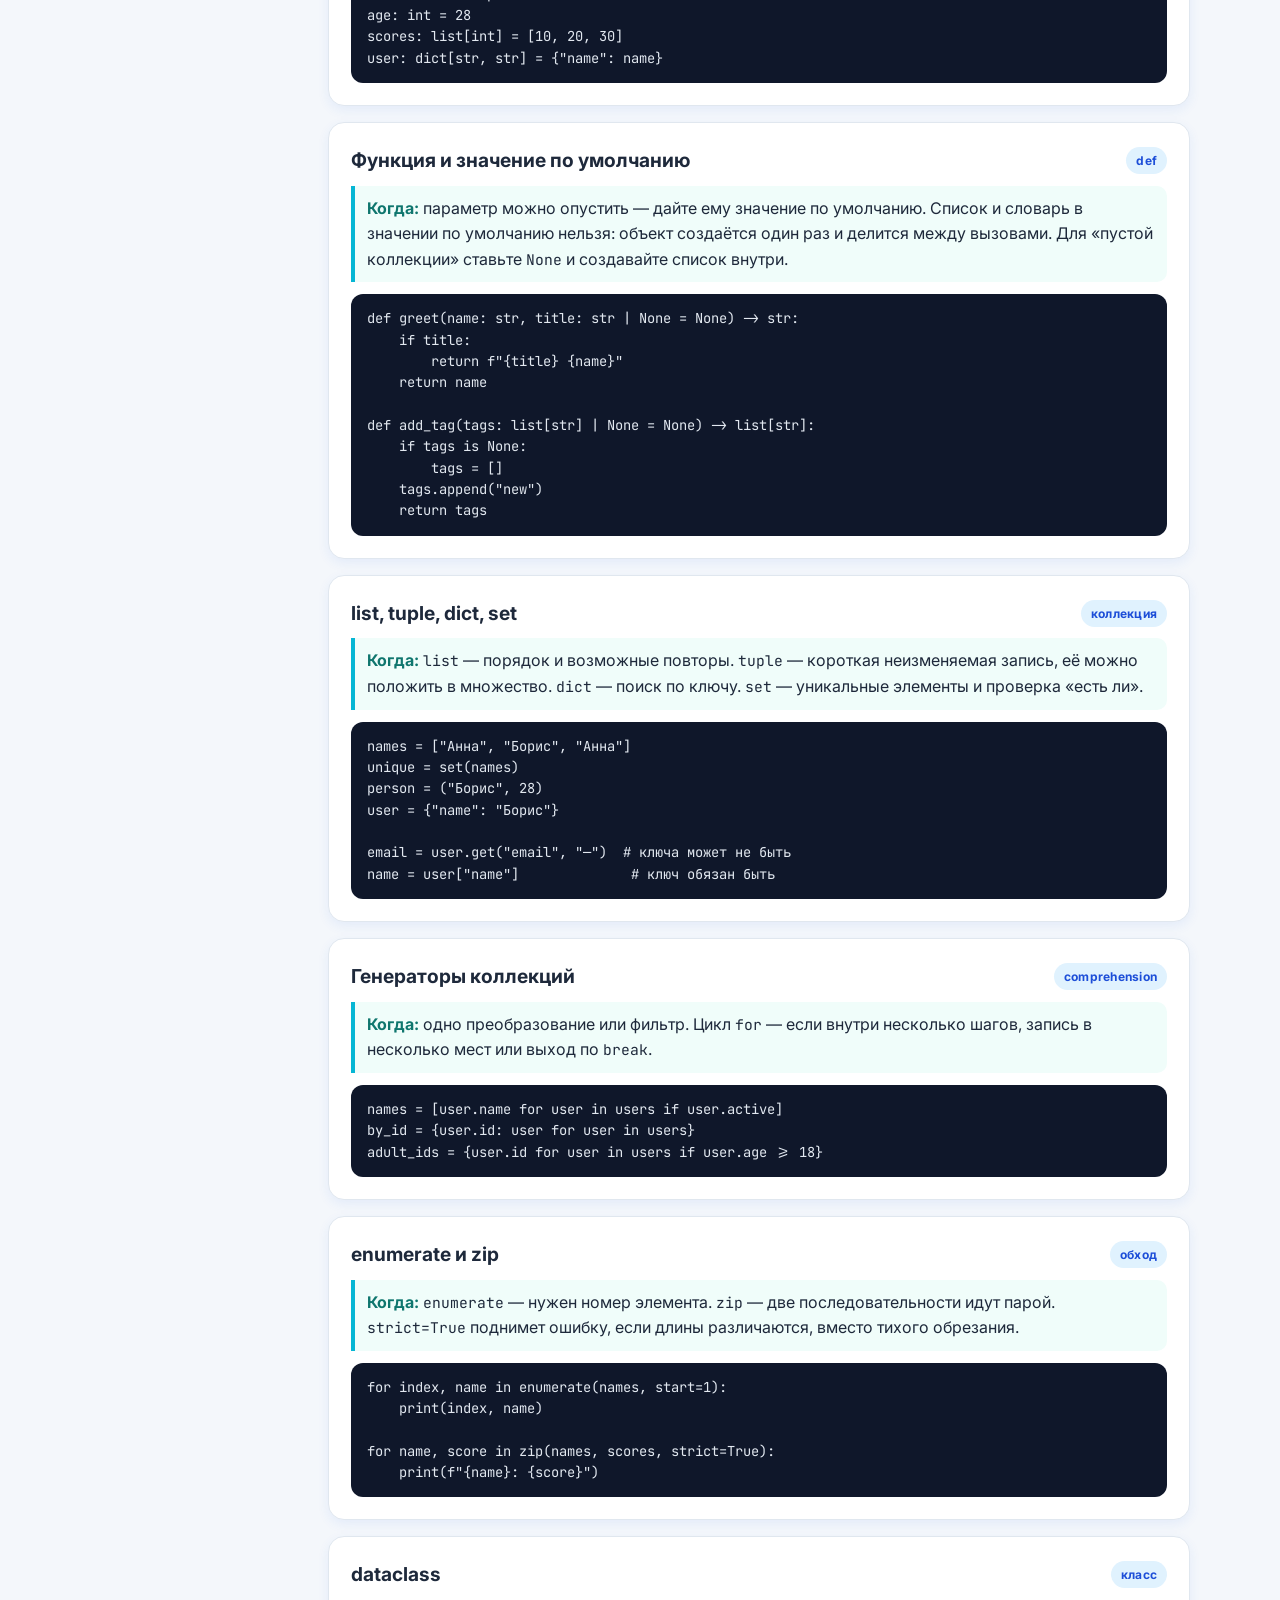
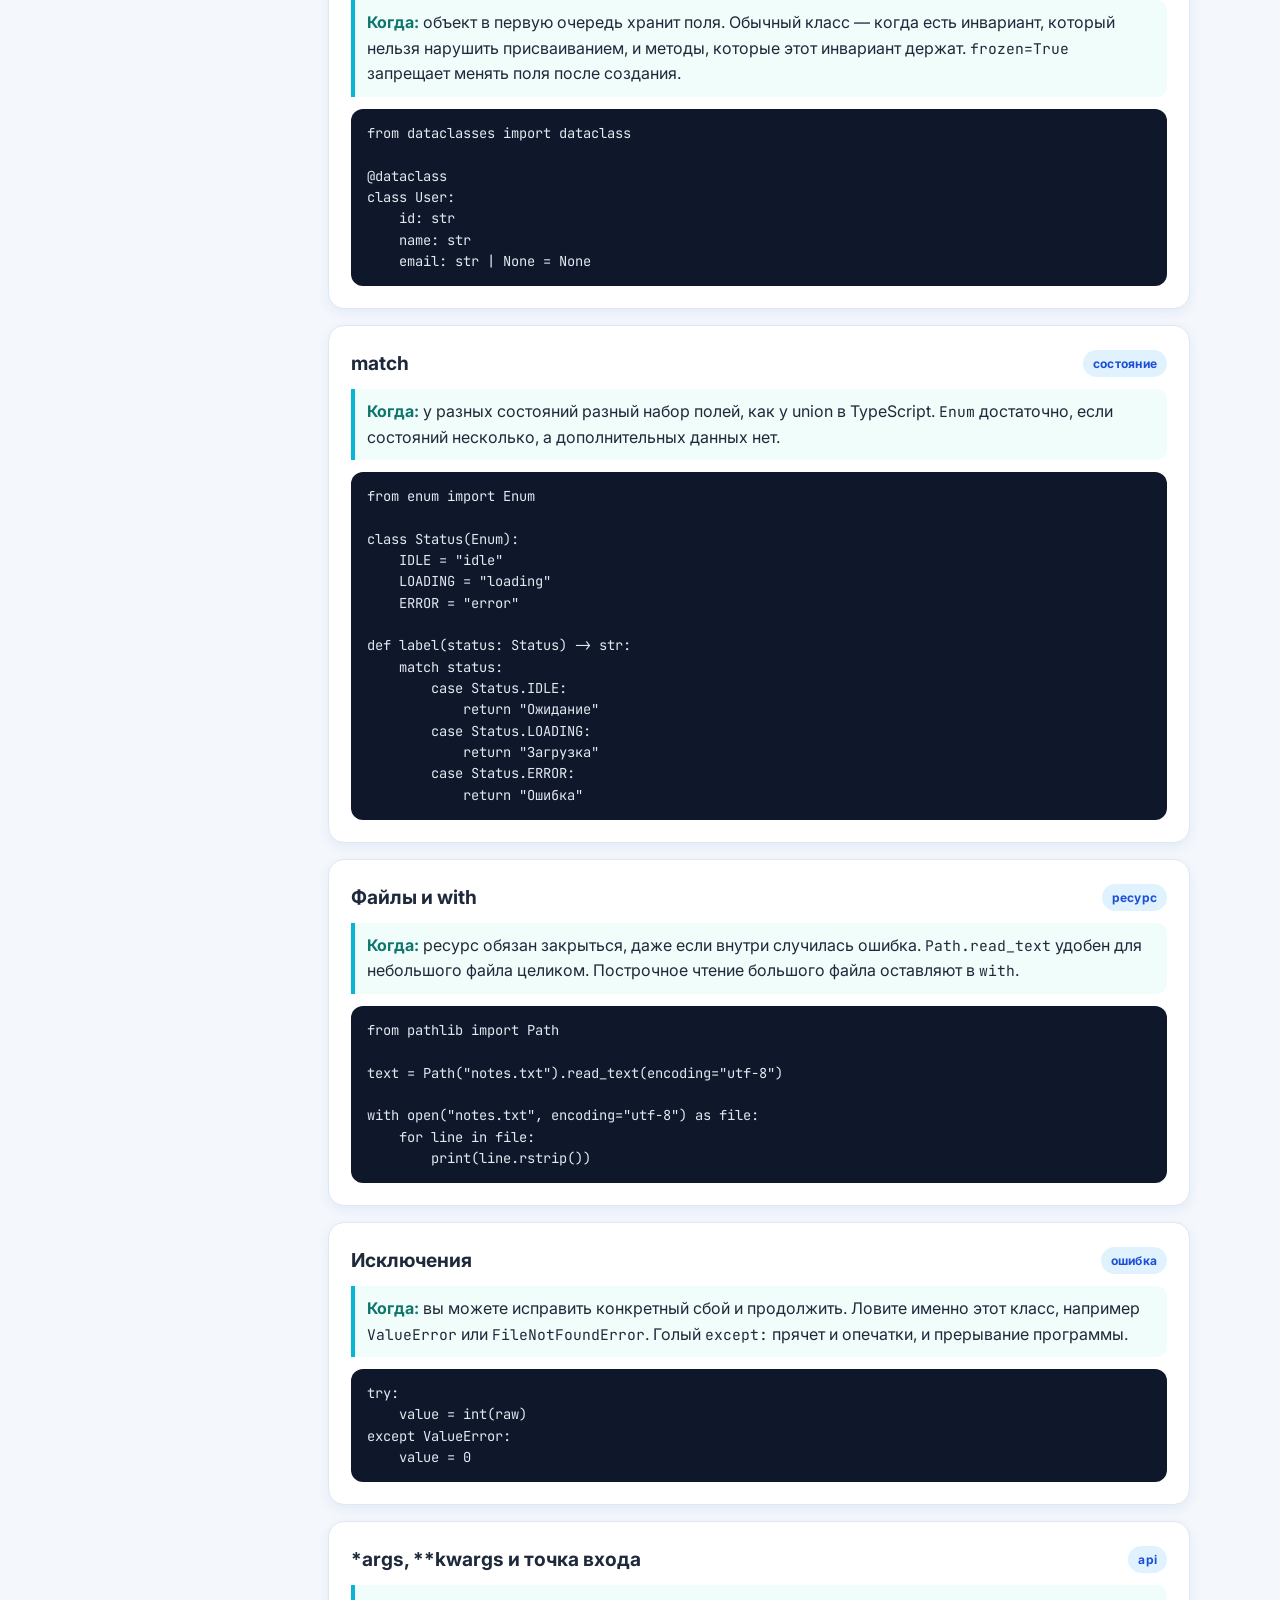
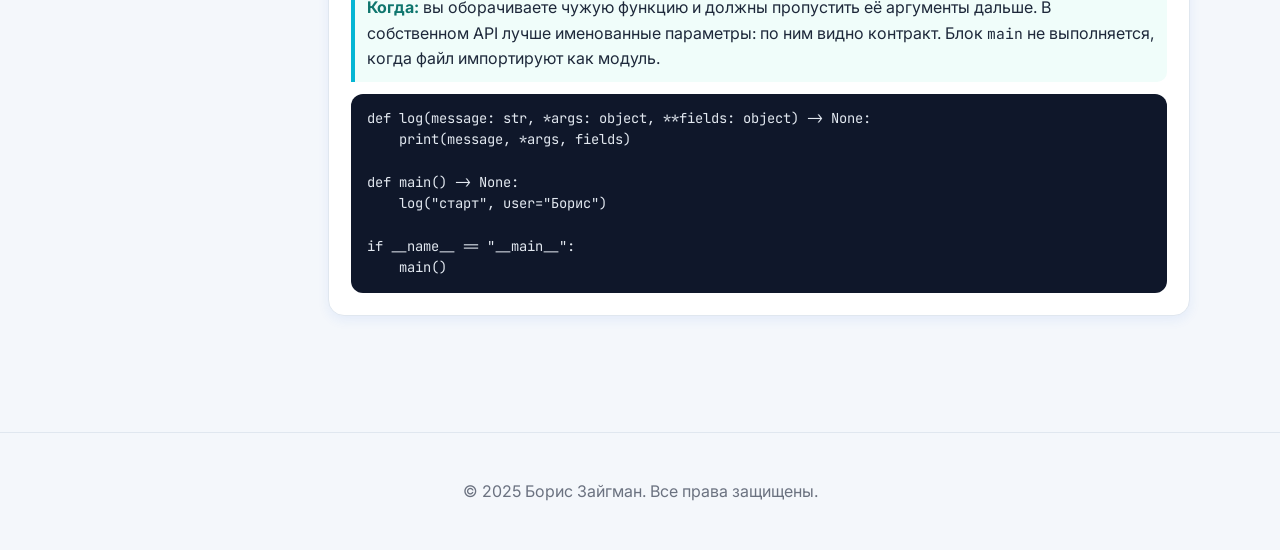
<file: cheatsheet.html>
<!DOCTYPE html>
<html lang="ru">

<head>
    <meta charset="UTF-8">
    <meta name="viewport" content="width=device-width, initial-scale=1.0">
    <title>Шпаргалка: TypeScript, React, Python | Борис Зайгман</title>
    <meta name="description"
        content="Справочник по синтаксису TypeScript, React и Python: короткие примеры и пояснения, когда какой приём применять.">
    <link rel="preconnect" href="https://fonts.googleapis.com">
    <link rel="preconnect" href="https://fonts.gstatic.com" crossorigin>
    <link href="https://fonts.googleapis.com/css2?family=Inter:wght@400;600;700;900&family=JetBrains+Mono:wght@400;600&display=swap" rel="stylesheet">
    <link rel="stylesheet" href="./style.css">
    <link rel="stylesheet" href="./cheatsheet.css">
</head>

<body id="top" class="cheatsheet-page">
    <header class="navbar">
        <nav aria-label="Основная навигация">
            <a class="logo" href="./index.html">BORIS ZAYGMAN</a>
            <ul class="nav-links">
                <li><a href="./index.html">Home</a></li>
                <li><a href="./index.html#about">Обо мне</a></li>
                <li><a href="./index.html#projects">Проекты</a></li>
                <li><a href="./cheatsheet.html" aria-current="page">Шпаргалка</a></li>
                <li><a href="./index.html#contact">Контакты</a></li>
            </ul>
        </nav>
    </header>

    <main>
        <section class="hero cheat-hero">
            <h1>Шпаргалка</h1>
            <p>Синтаксис TypeScript, React и Python и правило, когда какой приём уместен. Примеры рассчитаны на TypeScript 5, React 18 и Python 3.10+.</p>
            <a class="pdf-download" href="./cheatsheet.pdf" download>Скачать PDF</a>
            <div class="cheat-tools">
                <label class="visually-hidden" for="search">Поиск по шпаргалке</label>
                <input id="search" class="cheat-search" type="search" placeholder="Поиск: useEffect, union, dataclass, with…" autocomplete="off">
                <div class="lang-tabs" role="toolbar" aria-label="Фильтр по языку">
                    <button type="button" data-filter="all" aria-pressed="true">Все</button>
                    <button type="button" data-filter="choose">Когда что</button>
                    <button type="button" data-filter="ts">TypeScript</button>
                    <button type="button" data-filter="react">React</button>
                    <button type="button" data-filter="python">Python</button>
                </div>
            </div>
        </section>

        <div class="handbook">
            <nav class="toc" aria-label="Разделы шпаргалки">
                <a href="#choose">Когда что</a>
                <a href="#typescript">TypeScript</a>
                <a href="#react">React</a>
                <a href="#python">Python</a>
            </nav>

            <div>
                <p id="empty" class="empty-state" role="status">Ничего не нашлось. Попробуйте другое слово: тип, эффект, список, файл.</p>

                <section id="choose" class="cheat-section" data-section="choose">
                    <h2>Когда что применять</h2>
                    <p class="section-lead">Одна и та же задача выглядит по-разному в типе, в интерфейсе и в скрипте. Ниже — выбор приёма, а не полный синтаксис.</p>
                    <div class="stack">
                        <article class="situation" data-topic>
                            <h3>Несколько взаимоисключающих состояний</h3>
                            <p class="when"><strong>Когда:</strong> экран или операция бывает «ожидание», «загрузка», «успех» или «ошибка». Отдельные флаги <code>isLoading</code> и <code>error</code> легко оказываются истинными одновременно.</p>
                            <div class="trio">
                                <div>
                                    <h4>TypeScript</h4>
                                    <pre><code>type State&lt;T&gt; =
  | { status: "idle" }
  | { status: "loading" }
  | { status: "ok"; data: T }
  | { status: "error"; message: string };</code></pre>
                                </div>
                                <div>
                                    <h4>React</h4>
                                    <pre><code>const [state, setState] =
  useState&lt;State&lt;User&gt;&gt;({ status: "idle" });

switch (state.status) {
  case "ok":
    return &lt;p&gt;{state.data.name}&lt;/p&gt;;
}</code></pre>
                                </div>
                                <div>
                                    <h4>Python</h4>
                                    <pre><code>class Status(Enum):
    IDLE = "idle"
    LOADING = "loading"
    ERROR = "error"

match status:
    case Status.ERROR:
        ...</code></pre>
                                </div>
                            </div>
                        </article>

                        <article class="situation" data-topic>
                            <h3>Входным данным нельзя верить</h3>
                            <p class="when"><strong>Когда:</strong> значение пришло из JSON, формы, файла или аргумента командной строки. Внутри своей функции после проверки тип уже можно считать известным.</p>
                            <div class="trio">
                                <div>
                                    <h4>TypeScript</h4>
                                    <pre><code>function readName(input: unknown): string {
  if (typeof input !== "string" || input === "") {
    throw new Error("Имя обязательно");
  }
  return input;
}</code></pre>
                                </div>
                                <div>
                                    <h4>React</h4>
                                    <pre><code>{user ? (
  &lt;Profile user={user} /&gt;
) : (
  &lt;p&gt;Нет данных&lt;/p&gt;
)}</code></pre>
                                </div>
                                <div>
                                    <h4>Python</h4>
                                    <pre><code>try:
    age = int(raw_age)
except ValueError:
    age = None</code></pre>
                                </div>
                            </div>
                        </article>

                        <article class="situation" data-topic>
                            <h3>Одна логика для разных типов</h3>
                            <p class="when"><strong>Когда:</strong> функция не знает конкретный тип заранее, но должна вернуть тот же тип, что получила. Если тип всегда один, обобщение не нужно.</p>
                            <div class="trio">
                                <div>
                                    <h4>TypeScript</h4>
                                    <pre><code>function first&lt;T&gt;(items: T[]): T | undefined {
  return items[0];
}</code></pre>
                                </div>
                                <div>
                                    <h4>React</h4>
                                    <pre><code>function useToggle(initial = false) {
  const [on, setOn] = useState(initial);
  const toggle = () =&gt; setOn((v) =&gt; !v);
  return { on, toggle };
}</code></pre>
                                </div>
                                <div>
                                    <h4>Python</h4>
                                    <pre><code>from typing import TypeVar

T = TypeVar("T")

def first(items: list[T]) -&gt; T | None:
    return items[0] if items else None</code></pre>
                                </div>
                            </div>
                        </article>

                        <article class="situation" data-topic>
                            <h3>Два компонента смотрят на одни данные</h3>
                            <p class="when"><strong>Когда:</strong> список и счётчик выбранных живут рядом — состояние поднимают к общему родителю. Тема или текущий пользователь нужны десятку далёких компонентов — тогда контекст. Поле поиска, которое меняется на каждую букву, в контекст класть не стоит: перерисуются все подписчики.</p>
                            <div class="trio">
                                <div>
                                    <h4>Близкие соседи</h4>
                                    <pre><code>function Page() {
  const [id, setId] = useState&lt;string | null&gt;(null);
  return (
    &lt;&gt;
      &lt;List onSelect={setId} /&gt;
      &lt;Details id={id} /&gt;
    &lt;/&gt;
  );
}</code></pre>
                                </div>
                                <div>
                                    <h4>Далёкие компоненты</h4>
                                    <pre><code>const UserContext = createContext&lt;User | null&gt;(null);

function useUser() {
  const user = useContext(UserContext);
  if (!user) throw new Error("Нет провайдера");
  return user;
}</code></pre>
                                </div>
                                <div>
                                    <h4>Не React</h4>
                                    <pre><code># В Python и в чистом TypeScript
# общие данные — аргумент функции
# или поле объекта, а не глобальная
# переменная.</code></pre>
                                </div>
                            </div>
                        </article>

                        <article class="situation" data-topic>
                            <h3>Ресурс нужно закрыть</h3>
                            <p class="when"><strong>Когда:</strong> открыт файл, сокет, таймер или запрос. Закрытие должно случиться и при ошибке, и когда компонент исчез.</p>
                            <div class="trio">
                                <div>
                                    <h4>React</h4>
                                    <pre><code>useEffect(() =&gt; {
  const id = setInterval(tick, 1000);
  return () =&gt; clearInterval(id);
}, []);</code></pre>
                                </div>
                                <div>
                                    <h4>Python</h4>
                                    <pre><code>with open(path, encoding="utf-8") as file:
    return file.read()</code></pre>
                                </div>
                                <div>
                                    <h4>TypeScript</h4>
                                    <pre><code>const timer = setTimeout(finish, 300);
try {
  await work();
} finally {
  clearTimeout(timer);
}</code></pre>
                                </div>
                            </div>
                        </article>

                        <article class="situation" data-topic>
                            <h3>Преобразовать коллекцию</h3>
                            <p class="when"><strong>Когда:</strong> из списка нужно получить другой список или словарь одной понятной операцией. Если шагов несколько и есть ранний выход, обычный цикл читается легче.</p>
                            <div class="trio">
                                <div>
                                    <h4>TypeScript</h4>
                                    <pre><code>const names = users
  .filter((user) =&gt; user.active)
  .map((user) =&gt; user.name);</code></pre>
                                </div>
                                <div>
                                    <h4>React</h4>
                                    <pre><code>const names = useMemo(
  () =&gt; users.filter((u) =&gt; u.active).map((u) =&gt; u.name),
  [users]
);</code></pre>
                                </div>
                                <div>
                                    <h4>Python</h4>
                                    <pre><code>names = [user.name for user in users if user.active]
by_id = {user.id: user for user in users}</code></pre>
                                </div>
                            </div>
                        </article>
                    </div>
                </section>

                <section id="typescript" class="cheat-section" data-section="ts">
                    <h2>TypeScript</h2>
                    <p class="section-lead">Типы описывают контракт на границе функции и модуля. Локальной переменной аннотация часто не нужна: компилятор выводит её сам.</p>
                    <div class="stack">
                        <article class="cheat-card" data-topic>
                            <div class="card-head">
                                <h3>Базовые типы</h3>
                                <span class="lang-tag">тип</span>
                            </div>
                            <p class="when"><strong>Когда:</strong> аннотируйте параметры и возвращаемое значение публичной функции. Массив пишется как <code>string[]</code>, пара фиксированной длины — как кортеж.</p>
                            <pre><code>let title: string = "Шпаргалка";
let year: number = 2026;
let published: boolean = true;
let tags: string[] = ["react", "python"];
let point: [number, number] = [10, 20];</code></pre>
                        </article>

                        <article class="cheat-card" data-topic>
                            <div class="card-head">
                                <h3>Функции и необязательный аргумент</h3>
                                <span class="lang-tag">функция</span>
                            </div>
                            <p class="when"><strong>Когда:</strong> <code>?</code> означает «можно не передавать». Возвращаемый тип у экспортируемой функции лучше написать явно, чтобы смена реализации не молча поменяла контракт.</p>
                            <pre><code>function greet(name: string, title?: string): string {
  return title ? `${title} ${name}` : name;
}

const area = (width: number, height: number): number =&gt; width * height;</code></pre>
                        </article>

                        <article class="cheat-card" data-topic>
                            <div class="card-head">
                                <h3>interface и type</h3>
                                <span class="lang-tag">контракт</span>
                            </div>
                            <p class="when"><strong>Когда:</strong> <code>interface</code> — форма объекта, которую можно расширять через <code>extends</code>. <code>type</code> — объединение, пересечение, примитив и всё, что не является одним объектом.</p>
                            <pre><code>interface User {
  id: string;
  name: string;
  email?: string;
}

type Id = string | number;
type Admin = User &amp; { role: "admin" };</code></pre>
                            <p class="note"><code>email?</code> — поле можно не указывать. Это не то же самое, что <code>email: string | null</code>: <code>null</code> надо передать явно.</p>
                        </article>

                        <article class="cheat-card" data-topic>
                            <div class="card-head">
                                <h3>Сужение union</h3>
                                <span class="lang-tag">union</span>
                            </div>
                            <p class="when"><strong>Когда:</strong> значение бывает одним из нескольких литералов. После <code>switch</code> или проверки <code>typeof</code> TypeScript оставляет только подходящую ветку.</p>
                            <pre><code>type Status = "idle" | "loading" | "error";

function label(status: Status): string {
  switch (status) {
    case "idle":
      return "Ожидание";
    case "loading":
      return "Загрузка";
    case "error":
      return "Ошибка";
  }
}</code></pre>
                        </article>

                        <article class="cheat-card" data-topic>
                            <div class="card-head">
                                <h3>unknown вместо any</h3>
                                <span class="lang-tag">граница</span>
                            </div>
                            <p class="when"><strong>Когда:</strong> данные пришли снаружи. <code>unknown</code> заставляет проверить тип перед использованием. <code>any</code> выключает проверку — его оставляют только как временную метку в чужом коде, который ещё не описан.</p>
                            <pre><code>function isUser(value: unknown): value is User {
  return (
    typeof value === "object" &amp;&amp;
    value !== null &amp;&amp;
    "id" in value &amp;&amp;
    "name" in value
  );
}</code></pre>
                        </article>

                        <article class="cheat-card" data-topic>
                            <div class="card-head">
                                <h3>Generics</h3>
                                <span class="lang-tag">обобщение</span>
                            </div>
                            <p class="when"><strong>Когда:</strong> алгоритм одинаковый, а тип элемента разный, и результат должен сохранить этот тип. Для одной конкретной структуры generic только шумит.</p>
                            <pre><code>function first&lt;T&gt;(items: readonly T[]): T | undefined {
  return items[0];
}

const id = first([{ id: "a" }, { id: "b" }])?.id;</code></pre>
                        </article>

                        <article class="cheat-card" data-topic>
                            <div class="card-head">
                                <h3>Служебные типы</h3>
                                <span class="lang-tag">Partial Pick Omit</span>
                            </div>
                            <p class="when"><strong>Когда:</strong> <code>Partial</code> — тело PATCH, где любое поле необязательно. <code>Pick</code> и <code>Omit</code> — урезанный вид для ответа API. <code>Record</code> — словарь с известным типом ключа и значения.</p>
                            <pre><code>type UserUpdate = Partial&lt;User&gt;;
type PublicUser = Pick&lt;User, "id" | "name"&gt;;
type WithoutEmail = Omit&lt;User, "email"&gt;;
type UsersById = Record&lt;string, User&gt;;</code></pre>
                        </article>

                        <article class="cheat-card" data-topic>
                            <div class="card-head">
                                <h3>as const и readonly</h3>
                                <span class="lang-tag">литерал</span>
                            </div>
                            <p class="when"><strong>Когда:</strong> список строк должен стать объединением литералов, а не просто <code>string[]</code>. <code>readonly</code> запрещает переприсваивание поля на этапе компиляции, в рантайме объект остаётся обычным.</p>
                            <pre><code>const roles = ["admin", "editor", "user"] as const;
type Role = (typeof roles)[number];

interface Account {
  readonly id: string;
  role: Role;
}</code></pre>
                        </article>
                    </div>
                </section>

                <section id="react" class="cheat-section" data-section="react">
                    <h2>React</h2>
                    <p class="section-lead">Компонент — функция от props к разметке. Состояние хранит то, что меняется из-за действий пользователя. Всё, что можно вычислить из уже имеющихся данных, вычисляют во время рендера.</p>
                    <div class="stack">
                        <article class="cheat-card" data-topic>
                            <div class="card-head">
                                <h3>Компонент, props и children</h3>
                                <span class="lang-tag">JSX</span>
                            </div>
                            <p class="when"><strong>Когда:</strong> данные приходят от родителя — это props. <code>children</code> — слот для вложенной разметки. Так собирают карточку или лейаут, не плодя флаги <code>showFooter</code>.</p>
                            <pre><code>import type { ReactNode } from "react";

type CardProps = {
  title: string;
  children: ReactNode;
};

function Card({ title, children }: CardProps) {
  return (
    &lt;section&gt;
      &lt;h2&gt;{title}&lt;/h2&gt;
      {children}
    &lt;/section&gt;
  );
}</code></pre>
                        </article>

                        <article class="cheat-card" data-topic>
                            <div class="card-head">
                                <h3>useState</h3>
                                <span class="lang-tag">состояние</span>
                            </div>
                            <p class="when"><strong>Когда:</strong> значение живёт внутри компонента и меняется со временем: открыта панель, выбранный id, текст поля. Если новое значение зависит от старого, передавайте функцию — так не потеряется промежуточное обновление.</p>
                            <pre><code>const [count, setCount] = useState(0);
const [user, setUser] = useState&lt;User | null&gt;(null);

setCount((prev) =&gt; prev + 1);</code></pre>
                            <p class="note">Начальное значение <code>useState(getItems())</code> вызовет <code>getItems</code> на каждый рендер. Для дорогой инициализации передают функцию: <code>useState(() =&gt; getItems())</code>.</p>
                        </article>

                        <article class="cheat-card" data-topic>
                            <div class="card-head">
                                <h3>Условие и список</h3>
                                <span class="lang-tag">key</span>
                            </div>
                            <p class="when"><strong>Когда:</strong> ветка рендера зависит от данных — тернарный оператор или <code>&amp;&amp;</code>. В списке <code>key</code> — стабильный id записи. Индекс подходит только списку, который не сортируют, не фильтруют и не удаляют из середины.</p>
                            <pre><code>{user ? &lt;Profile user={user} /&gt; : &lt;Login /&gt;}

&lt;ul&gt;
  {items.map((item) =&gt; (
    &lt;li key={item.id}&gt;{item.name}&lt;/li&gt;
  ))}
&lt;/ul&gt;</code></pre>
                        </article>

                        <article class="cheat-card" data-topic>
                            <div class="card-head">
                                <h3>Контролируемый ввод</h3>
                                <span class="lang-tag">форма</span>
                            </div>
                            <p class="when"><strong>Когда:</strong> значение нужно на каждый ввод: фильтр, валидация, счётчик символов. Если прочитать поле достаточно в момент отправки, хватит неконтролируемого поля и <code>FormData</code>.</p>
                            <pre><code>const [query, setQuery] = useState("");

&lt;input
  value={query}
  onChange={(event) =&gt; setQuery(event.target.value)}
/&gt;

function onSubmit(event: FormEvent&lt;HTMLFormElement&gt;) {
  event.preventDefault();
  const data = new FormData(event.currentTarget);
}</code></pre>
                        </article>

                        <article class="cheat-card" data-topic>
                            <div class="card-head">
                                <h3>useEffect</h3>
                                <span class="lang-tag">эффект</span>
                            </div>
                            <p class="when"><strong>Когда:</strong> компонент синхронизируется с внешним миром: сеть, подписка, таймер, документ. Функция, которую возвращает эффект, — очистка. Зависимость <code>[id]</code> значит «запустить снова, когда сменился id». Полное имя из имени и фамилии считают в теле компонента, без эффекта.</p>
                            <pre><code>useEffect(() =&gt; {
  const controller = new AbortController();

  fetch(`/api/users/${id}`, { signal: controller.signal })
    .then((response) =&gt; response.json())
    .then(setUser);

  return () =&gt; controller.abort();
}, [id]);</code></pre>
                        </article>

                        <article class="cheat-card" data-topic>
                            <div class="card-head">
                                <h3>useMemo и useCallback</h3>
                                <span class="lang-tag">мемо</span>
                            </div>
                            <p class="when"><strong>Когда:</strong> расчёт заметно дорогой или ссылку на функцию/массив нельзя менять на каждый рендер, потому что её ждёт <code>React.memo</code> или зависимость эффекта. Оборачивать каждый обработчик заранее не нужно.</p>
                            <pre><code>const visible = useMemo(
  () =&gt; items.filter((item) =&gt; item.name.includes(query)),
  [items, query]
);

const onSelect = useCallback((nextId: string) =&gt; {
  setSelectedId(nextId);
}, []);</code></pre>
                            <p class="note">Для короткого списка фильтр прямо в теле компонента проще. <code>useMemo</code> оставляют, когда расчёт дорогой или ссылку нельзя менять на каждый рендер.</p>
                        </article>

                        <article class="cheat-card" data-topic>
                            <div class="card-head">
                                <h3>Свой хук</h3>
                                <span class="lang-tag">хук</span>
                            </div>
                            <p class="when"><strong>Когда:</strong> одна и та же связка состояния и обработчиков нужна в нескольких компонентах. Если связка используется один раз, оставьте её в компоненте — отдельный хук не сделает код короче.</p>
                            <pre><code>function useToggle(initial = false) {
  const [on, setOn] = useState(initial);
  const toggle = useCallback(() =&gt; {
    setOn((value) =&gt; !value);
  }, []);
  return { on, toggle };
}</code></pre>
                            <p class="note">Имя хука начинается с <code>use</code>. Вызывают его только на верхнем уровне компонента, не внутри условия и не внутри цикла.</p>
                        </article>
                    </div>
                </section>

                <section id="python" class="cheat-section" data-section="python">
                    <h2>Python</h2>
                    <p class="section-lead">Аннотации помогают редактору и читателю, но в рантайме сами по себе ничего не проверяют. Проверку недоверенного ввода делают явно: <code>int()</code>, разбор JSON, своя функция.</p>
                    <div class="stack">
                        <article class="cheat-card" data-topic>
                            <div class="card-head">
                                <h3>Переменные и аннотации</h3>
                                <span class="lang-tag">тип</span>
                            </div>
                            <p class="when"><strong>Когда:</strong> аннотируйте аргументы и результат функции, которую вызывают из другого модуля. В коротком скрипте локальные имена и так читаются.</p>
                            <pre><code>name: str = "Борис"
age: int = 28
scores: list[int] = [10, 20, 30]
user: dict[str, str] = {"name": name}</code></pre>
                        </article>

                        <article class="cheat-card" data-topic>
                            <div class="card-head">
                                <h3>Функция и значение по умолчанию</h3>
                                <span class="lang-tag">def</span>
                            </div>
                            <p class="when"><strong>Когда:</strong> параметр можно опустить — дайте ему значение по умолчанию. Список и словарь в значении по умолчанию нельзя: объект создаётся один раз и делится между вызовами. Для «пустой коллекции» ставьте <code>None</code> и создавайте список внутри.</p>
                            <pre><code>def greet(name: str, title: str | None = None) -&gt; str:
    if title:
        return f"{title} {name}"
    return name

def add_tag(tags: list[str] | None = None) -&gt; list[str]:
    if tags is None:
        tags = []
    tags.append("new")
    return tags</code></pre>
                        </article>

                        <article class="cheat-card" data-topic>
                            <div class="card-head">
                                <h3>list, tuple, dict, set</h3>
                                <span class="lang-tag">коллекция</span>
                            </div>
                            <p class="when"><strong>Когда:</strong> <code>list</code> — порядок и возможные повторы. <code>tuple</code> — короткая неизменяемая запись, её можно положить в множество. <code>dict</code> — поиск по ключу. <code>set</code> — уникальные элементы и проверка «есть ли».</p>
                            <pre><code>names = ["Анна", "Борис", "Анна"]
unique = set(names)
person = ("Борис", 28)
user = {"name": "Борис"}

email = user.get("email", "—")  # ключа может не быть
name = user["name"]              # ключ обязан быть</code></pre>
                        </article>

                        <article class="cheat-card" data-topic>
                            <div class="card-head">
                                <h3>Генераторы коллекций</h3>
                                <span class="lang-tag">comprehension</span>
                            </div>
                            <p class="when"><strong>Когда:</strong> одно преобразование или фильтр. Цикл <code>for</code> — если внутри несколько шагов, запись в несколько мест или выход по <code>break</code>.</p>
                            <pre><code>names = [user.name for user in users if user.active]
by_id = {user.id: user for user in users}
adult_ids = {user.id for user in users if user.age &gt;= 18}</code></pre>
                        </article>

                        <article class="cheat-card" data-topic>
                            <div class="card-head">
                                <h3>enumerate и zip</h3>
                                <span class="lang-tag">обход</span>
                            </div>
                            <p class="when"><strong>Когда:</strong> <code>enumerate</code> — нужен номер элемента. <code>zip</code> — две последовательности идут парой. <code>strict=True</code> поднимет ошибку, если длины различаются, вместо тихого обрезания.</p>
                            <pre><code>for index, name in enumerate(names, start=1):
    print(index, name)

for name, score in zip(names, scores, strict=True):
    print(f"{name}: {score}")</code></pre>
                        </article>

                        <article class="cheat-card" data-topic>
                            <div class="card-head">
                                <h3>dataclass</h3>
                                <span class="lang-tag">класс</span>
                            </div>
                            <p class="when"><strong>Когда:</strong> объект в первую очередь хранит поля. Обычный класс — когда есть инвариант, который нельзя нарушить присваиванием, и методы, которые этот инвариант держат. <code>frozen=True</code> запрещает менять поля после создания.</p>
                            <pre><code>from dataclasses import dataclass

@dataclass
class User:
    id: str
    name: str
    email: str | None = None</code></pre>
                        </article>

                        <article class="cheat-card" data-topic>
                            <div class="card-head">
                                <h3>match</h3>
                                <span class="lang-tag">состояние</span>
                            </div>
                            <p class="when"><strong>Когда:</strong> у разных состояний разный набор полей, как у union в TypeScript. <code>Enum</code> достаточно, если состояний несколько, а дополнительных данных нет.</p>
                            <pre><code>from enum import Enum

class Status(Enum):
    IDLE = "idle"
    LOADING = "loading"
    ERROR = "error"

def label(status: Status) -&gt; str:
    match status:
        case Status.IDLE:
            return "Ожидание"
        case Status.LOADING:
            return "Загрузка"
        case Status.ERROR:
            return "Ошибка"</code></pre>
                        </article>

                        <article class="cheat-card" data-topic>
                            <div class="card-head">
                                <h3>Файлы и with</h3>
                                <span class="lang-tag">ресурс</span>
                            </div>
                            <p class="when"><strong>Когда:</strong> ресурс обязан закрыться, даже если внутри случилась ошибка. <code>Path.read_text</code> удобен для небольшого файла целиком. Построчное чтение большого файла оставляют в <code>with</code>.</p>
                            <pre><code>from pathlib import Path

text = Path("notes.txt").read_text(encoding="utf-8")

with open("notes.txt", encoding="utf-8") as file:
    for line in file:
        print(line.rstrip())</code></pre>
                        </article>

                        <article class="cheat-card" data-topic>
                            <div class="card-head">
                                <h3>Исключения</h3>
                                <span class="lang-tag">ошибка</span>
                            </div>
                            <p class="when"><strong>Когда:</strong> вы можете исправить конкретный сбой и продолжить. Ловите именно этот класс, например <code>ValueError</code> или <code>FileNotFoundError</code>. Голый <code>except:</code> прячет и опечатки, и прерывание программы.</p>
                            <pre><code>try:
    value = int(raw)
except ValueError:
    value = 0</code></pre>
                        </article>

                        <article class="cheat-card" data-topic>
                            <div class="card-head">
                                <h3>*args, **kwargs и точка входа</h3>
                                <span class="lang-tag">api</span>
                            </div>
                            <p class="when"><strong>Когда:</strong> вы оборачиваете чужую функцию и должны пропустить её аргументы дальше. В собственном API лучше именованные параметры: по ним видно контракт. Блок <code>main</code> не выполняется, когда файл импортируют как модуль.</p>
                            <pre><code>def log(message: str, *args: object, **fields: object) -&gt; None:
    print(message, *args, fields)

def main() -&gt; None:
    log("старт", user="Борис")

if __name__ == "__main__":
    main()</code></pre>
                        </article>
                    </div>
                </section>
            </div>
        </div>
    </main>

    <footer>
        <p>© 2025 Борис Зайгман. Все права защищены.</p>
        <a href="#top" class="back-to-top" aria-label="Вернуться в начало">↑</a>
    </footer>

    <style>
        .visually-hidden {
            position: absolute;
            width: 1px;
            height: 1px;
            padding: 0;
            margin: -1px;
            overflow: hidden;
            clip: rect(0, 0, 0, 0);
            border: 0;
        }
    </style>
    <script>
        const buttons = document.querySelectorAll("[data-filter]");
        const sections = document.querySelectorAll("[data-section]");
        const search = document.querySelector("#search");
        const empty = document.querySelector("#empty");
        let current = "all";

        function applyFilter() {
            const query = search.value.trim().toLowerCase();
            let visibleCards = 0;

            sections.forEach((section) => {
                const matchesTab = current === "all" || current === section.dataset.section;
                let sectionHasCard = false;

                section.querySelectorAll("[data-topic]").forEach((card) => {
                    const matchesQuery = query === "" || card.textContent.toLowerCase().includes(query);
                    const show = matchesTab && matchesQuery;
                    card.hidden = !show;
                    if (show) {
                        sectionHasCard = true;
                        visibleCards += 1;
                    }
                });

                section.hidden = !sectionHasCard;
            });

            empty.classList.toggle("visible", visibleCards === 0);
        }

        buttons.forEach((button) => {
            button.addEventListener("click", () => {
                current = button.dataset.filter;
                buttons.forEach((item) => {
                    item.setAttribute("aria-pressed", String(item === button));
                });
                applyFilter();
            });
        });

        search.addEventListener("input", applyFilter);
    </script>
</body>

</html>
</file>
<file: spravochniki/css/style.css>
:root {
    --primary-color: #2563eb;
    --primary-hover: #1d4ed8;
    --accent-color: #06b6d4;
    --accent-hover: #0891b2;
    --bg-light: #f3f6fd;
    --bg-dark: #181c2f;
    --card-bg-light: #ffffff;
    --card-bg-dark: #23284a;
    --text-color-light: #1e293b;
    --text-color-dark: #f3f4f6;
    --border-color-light: #e0e7ef;
    --border-color-dark: #334155;
    --shadow-md: 0 4px 12px 0 rgba(37, 99, 235, 0.08);
    --shadow-lg: 0 10px 24px 0 rgba(6, 182, 212, 0.10);
    --transition-fast: all 0.3s cubic-bezier(0.4, 0, 0.2, 1);
}

body {
    font-family: 'Inter', sans-serif;
    line-height: 1.6;
    margin: 0;
    background: linear-gradient(135deg, #2563eb 0%, #06b6d4 60%, #4be6c4 100%);
    color: var(--text-color-light);
    scroll-behavior: smooth;
    transition: var(--transition-fast);
}

@media (prefers-color-scheme: dark) {
    body {
        background: linear-gradient(135deg, #181c2f 0%, #23284a 60%, #2563eb 100%);
        color: var(--text-color-dark);
    }

    :root {
        --bg-color: var(--bg-dark);
        --text-color: var(--text-color-dark);
        --card-bg: var(--card-bg-dark);
        --border-color: var(--border-color-dark);
    }
}

.container {
    max-width: 1200px;
    margin: 80px auto;
    padding: 0 30px;
}

h2 {
    font-size: 2.5rem;
    font-weight: 700;
    margin-bottom: 30px;
    text-align: center;
    color: var(--primary-color);
    margin-bottom: 50px;
    text-shadow: 3px 3px rgba(23, 207, 189, 0.719);
}

.navbar {
    position: sticky;
    top: 0;
    width: 100%;
    background: linear-gradient(90deg, #2563eb 0%, #06b6d4 100%);
    background-size: cover;
    background-position: center;
    backdrop-filter: blur(8px);
    border-bottom: 1px solid var(--border-color-light);
    box-shadow: 0 2px 12px 0 rgba(37, 99, 235, 0.08);
    z-index: 1000;
    transition: var(--transition-fast);
    box-shadow: #0ee2e9 0 4px 6px;
}

@media (prefers-color-scheme: dark) {
    .navbar {
        background: linear-gradient(90deg, #23284a 0%, #2563eb 100%);
        border-bottom: 1px solid var(--border-color-dark);
    }
}

nav {
    display: flex;
    justify-content: space-between;
    align-items: center;
    max-width: 1200px;
    margin: 0 auto;
    padding: 15px 30px;
}

.logo {
    font-size: 1.5rem;
    font-weight: 900;
    letter-spacing: 3px;
    background: linear-gradient(90deg, #fff 20%, #4be6c4 80%);
    -webkit-background-clip: text;
    background-clip: text;
    -webkit-text-fill-color: transparent;
    text-shadow: 0 2px 8px rgba(44, 99, 219, 0.1), 0 1px 0 #fff;
}

.logo:hover {
    transform: scale(1.05);
    transition: var(--transition-fast);
}

.nav-links {
    display: flex;
    list-style: none;
    gap: 30px;
}

.nav-links a {
    text-decoration: none;
    color: #e0f2fe;
    font-weight: 700;
    letter-spacing: 0.5px;
    position: relative;
    transition: var(--transition-fast);
    padding-bottom: 4px;
    border-bottom: 2px solid transparent;
}

.nav-links a:hover {
    color: rgb(29, 87, 202);
    font-size: 120%;
    border-bottom-color: var(--accent-color);
}

.hero {
    text-align: center;
    padding: 80px 30px 80px;
    background: linear-gradient(120deg, #2563eb 0%, #06b6d4 60%, #4be6c4 100%);
    background-blend-mode: overlay;
    color: var(--text-color-light);
    box-shadow: #0ee2e9 0 4px 6px;
}

@media (prefers-color-scheme: dark) {
    .hero {
        background: linear-gradient(120deg, #181c2f 0%, #23284a 60%, #2563eb 100%);
        color: var(--text-color-dark);
        background-size: cover;
        background-position: center;
    }
}

.hero h1 {
    font-size: 4.5rem;
    font-weight: 900;
    margin-bottom: 20px;
    background: linear-gradient(90deg, #bff1f3, #0ee2e9);
    -webkit-background-clip: text;
    background-clip: text;
    -webkit-text-fill-color: transparent;
    animation: fadeIn 1s ease-out;
}

.hero p {
    font-size: 1.4rem;
    max-width: 800px;
    margin: 0 auto 40px;
    color: var(--text-color-light);
}

@media (prefers-color-scheme: dark) {
    .hero p {
        color: var(--text-color-dark);
    }
}

.hero-btn {
    display: inline-block;
    padding: 15px 35px;
    background-color: var(--primary-color);
    color: white;
    text-decoration: none;
    font-weight: 700;
    border-radius: 8px;
    box-shadow: 0 8px 15px rgba(79, 70, 229, 0.4);
    transition: var(--transition-fast);
    background-image: linear-gradient(90deg, #4f46e5, #0ea5e9);
}

.hero-btn:hover {
    background-color: var(--primary-hover);
    transform: translateY(-2px);
    box-shadow: 0 10px 20px rgba(79, 70, 229, 0.5);
}

.hero-actions {
    display: flex;
    flex-wrap: wrap;
    gap: 16px;
    justify-content: center;
}

.hero-btn-ghost {
    background-image: none;
    background-color: transparent;
    color: #fff;
    border: 2px solid rgba(255, 255, 255, 0.85);
    box-shadow: none;
}

.hero-btn-ghost:hover {
    background-color: rgba(255, 255, 255, 0.14);
    background-image: none;
}

#about {
    padding-bottom: 50px;
}

.project-grid {
    display: grid;
    grid-template-columns: repeat(auto-fit, minmax(350px, 1fr));
    gap: 40px;
}

.project-card {
    background: var(--card-bg-light);
    border: 1px solid var(--border-color-light);
    border-radius: 16px;
    overflow: hidden;
    box-shadow: var(--shadow-md);
    transition: var(--transition-fast);
}

@media (prefers-color-scheme: dark) {
    .project-card {
        background: var(--card-bg-dark);
        border-color: var(--border-color-dark);
    }
}

.project-card:hover {
    transform: translateY(-8px);
    box-shadow: var(--shadow-lg);
}

.image-placeholder {
    width: 100%;
    height: 280px;
    display: flex;
    align-items: center;
    justify-content: center;
    color: #6b7280;
    font-style: italic;
    font-size: 0.9rem;
    background-color: #beedef00;
}

.image-placeholder img {
    width: 100%;
    height: 100%;
    object-fit: fill;
}

@media (prefers-color-scheme: dark) {
    .image-placeholder {
        background-color: #beedef00;
    }
}

.content {
    padding: 30px;
    background-color: rgba(79, 185, 148, 0.131);
}

.tech-tags {
    display: flex;
    flex-wrap: wrap;
    gap: 8px;
    padding: 0;
    list-style: none;
    margin: 15px 0 20px;
}

.tech-tags li {
    background: #e0f2fe;
    color: #2563eb;
    padding: 4px 12px;
    border-radius: 99px;
    font-size: 0.8rem;
    font-weight: 600;
}

@media (prefers-color-scheme: dark) {
    .tech-tags li {
        background: rgba(37, 99, 235, 0.18);
        color: #93c5fd;
    }
}

#contact {
    padding-bottom: 100px;
}

.contact-form {
    display: grid;
    gap: 25px;
    max-width: 600px;
    margin: 30px auto 0;
    background: var(--card-bg-light);
    padding: 40px;
    border-radius: 16px;
    box-shadow: var(--shadow-lg);
}

@media (prefers-color-scheme: dark) {
    .contact-form {
        background: var(--card-bg-dark);
    }
}

input,
textarea {
    width: 100%;
    padding: 12px;
    border: 1px solid var(--border-color-light);
    border-radius: 8px;
    background: var(--bg-light);
    color: var(--text-color-light);
    font-family: inherit;
    transition: var(--transition-fast);
}

@media (prefers-color-scheme: dark) {

    input,
    textarea {
        border-color: var(--border-color-dark);
        background: var(--bg-dark);
        color: var(--text-color-dark);
    }
}

input:focus,
textarea:focus {
    outline: none;
    border-color: var(--primary-color);
    box-shadow: 0 0 0 3px rgba(79, 70, 229, 0.2);
}

.btn {
    display: inline-block;
    padding: 10px 20px;
    text-decoration: none;
    border-radius: 8px;
    font-weight: 600;
    border: 2px solid transparent;
    transition: var(--transition-fast);
    background: var(--accent-color);
    color: #fff;
    font-weight: 700;
}

.btn:hover {
    background: var(--accent-hover);
}

.primary-submit {
    background: var(--primary-color);
    color: white;
    border: none;
    width: 100%;
    padding: 15px;
    font-size: 1.1rem;
    cursor: pointer;
}

.primary-submit:hover {
    background: var(--primary-hover);
}

.links {
    display: flex;
    gap: 15px;
}

.btn.secondary {
    background: transparent;
    color: var(--accent-color);
    border-color: var(--accent-color);
}

.btn.secondary:hover {
    background: var(--accent-color);
    color: #fff;
}

footer {
    text-align: center;
    padding: 30px 30px;
    border-top: 1px solid var(--border-color-light);
    position: relative;
    color: #6b7280;
}

@media (prefers-color-scheme: dark) {
    footer {
        border-top-color: var(--border-color-dark);
    }
}

.back-to-top {
    position: fixed;
    bottom: 30px;
    right: 30px;
    background: var(--primary-color);
    color: white;
    width: 45px;
    height: 45px;
    border-radius: 50%;
    display: flex;
    align-items: center;
    justify-content: center;
    text-decoration: none;
    font-size: 1.5rem;
    box-shadow: 0 5px 15px rgba(0, 0, 0, 0.2);
    transition: var(--transition-fast);
}

.back-to-top:hover {
    background: var(--primary-hover);
}

.about-content {
    display: flex;
    align-items: center;
    gap: 60px;
    justify-content: center;
    max-width: 1100px;
    margin: 0 auto;
}

.profile-photo {
    width: 220px;
    height: 220px;
    object-fit: cover;
    border-radius: 16px;
    box-shadow: 0 4px 16px rgba(0, 0, 0, 0.10);
    flex-shrink: 0;
}

.about-content p {
    font-size: 1.22rem;
    line-height: 1.7;
    margin: 0;
    color: var(--text-color-light);
    max-width: 600px;
}

@media (prefers-color-scheme: dark) {
    .about-content p {
        color: var(--text-color-dark);
    }
}

@media (max-width: 1100px) {
    .about-content {
        max-width: 100%;
        gap: 32px;
    }

    .about-content p {
        max-width: 100%;
    }
}

@media (max-width: 900px) {
    .about-content {
        flex-direction: column;
        gap: 24px;
        text-align: center;
    }

    .profile-photo {
        width: 140px;
        height: 140px;
    }
}

@media (max-width: 768px) {
    .hero {
        padding-top: 120px;
    }

    .hero h1 {
        font-size: 3rem;
    }

    .hero p {
        font-size: 1.1rem;
    }

    .nav-links {
        display: none;
    }

    nav {
        padding: 10px 20px;
    }

    .container {
        padding: 0 20px;
        margin: 60px auto;
    }
}

.contact-extra {
    display: flex;
    gap: 50px;
    justify-content: center;
    margin-bottom: 28px;
}

.call-btn {
    background: #22c55e;
    color: #fff;
}

.call-btn:hover {
    background: #16a34a;
}

.whatsapp-btn {
    background: #25d366;
    color: #fff;
}

.whatsapp-btn:hover {
    background: #128c7e;
}
</file>
<file: spravochniki/css/catalog.css>
a.logo {
    text-decoration: none;
}

.catalog-grid {
    display: grid;
    grid-template-columns: repeat(auto-fit, minmax(320px, 1fr));
    gap: 28px;
}

.catalog-grid .content h3 {
    margin-top: 0;
}

.catalog-grid .project-card {
    background: #fff;
}

@media (prefers-color-scheme: dark) {
    .catalog-grid .project-card {
        background: var(--card-bg-dark);
    }
}

@media (max-width: 768px) {
    .nav-links {
        display: flex;
        flex-wrap: wrap;
        gap: 10px 14px;
        justify-content: flex-end;
    }

    nav {
        flex-wrap: wrap;
        gap: 8px;
    }

    .nav-links a:hover {
        font-size: inherit;
    }
}
</file>
<file: spravochniki/css/cheatsheet.css>
.cheatsheet-page {
    background: #f4f7fb;
}

@media (prefers-color-scheme: dark) {
    .cheatsheet-page {
        background: #12162a;
        color: var(--text-color-dark);
    }
}

.cheat-hero {
    padding: 56px 30px 36px;
}

.cheat-hero h1 {
    font-size: 3.4rem;
}

.cheat-hero p {
    margin-bottom: 28px;
}

.cheat-tools {
    max-width: 760px;
    margin: 0 auto;
    display: grid;
    gap: 16px;
}

.cheat-search {
    width: 100%;
    padding: 14px 16px;
    border-radius: 12px;
    border: 1px solid rgba(255, 255, 255, 0.45);
    background: rgba(255, 255, 255, 0.92);
    color: #1e293b;
    font: inherit;
    font-size: 1rem;
}

.cheat-search:focus {
    outline: none;
    box-shadow: 0 0 0 3px rgba(14, 226, 233, 0.45);
}

.lang-tabs {
    display: flex;
    flex-wrap: wrap;
    gap: 8px;
    justify-content: center;
}

.lang-tabs button {
    font: inherit;
    font-weight: 700;
    border: 2px solid rgba(255, 255, 255, 0.7);
    background: transparent;
    color: #fff;
    border-radius: 999px;
    padding: 8px 16px;
    cursor: pointer;
}

.lang-tabs button[aria-pressed="true"] {
    background: #fff;
    color: #1d4ed8;
    border-color: #fff;
}

.handbook {
    max-width: 1100px;
    margin: 36px auto 80px;
    padding: 0 24px;
    display: grid;
    grid-template-columns: 210px 1fr;
    gap: 28px;
    align-items: start;
}

.toc {
    position: sticky;
    top: 88px;
    display: grid;
    gap: 8px;
    padding: 16px;
    border-radius: 16px;
    background: #fff;
    border: 1px solid var(--border-color-light);
    box-shadow: var(--shadow-md);
}

.toc a {
    color: #1e293b;
    text-decoration: none;
    font-weight: 600;
    padding: 6px 8px;
    border-radius: 8px;
}

.toc a:hover {
    background: #e0f2fe;
    color: #1d4ed8;
}

.cheat-section {
    margin-bottom: 36px;
}

.cheat-section h2 {
    text-align: left;
    font-size: 2rem;
    margin: 0 0 8px;
    text-shadow: none;
}

.section-lead {
    margin: 0 0 18px;
    font-size: 1.05rem;
}

.stack {
    display: grid;
    gap: 16px;
}

.cheat-card,
.situation {
    background: #fff;
    border: 1px solid var(--border-color-light);
    border-radius: 16px;
    padding: 22px;
    box-shadow: var(--shadow-md);
}

.cheat-card h3,
.situation h3 {
    margin: 0;
    font-size: 1.2rem;
}

.card-head {
    display: flex;
    justify-content: space-between;
    gap: 12px;
    align-items: center;
    margin-bottom: 10px;
}

.lang-tag {
    flex-shrink: 0;
    background: #e0f2fe;
    color: #1d4ed8;
    border-radius: 999px;
    padding: 4px 10px;
    font-size: 0.75rem;
    font-weight: 700;
    letter-spacing: 0.02em;
}

.when {
    margin: 0 0 12px;
    padding: 10px 12px;
    border-left: 4px solid #06b6d4;
    background: #f0fdfa;
    border-radius: 0 10px 10px 0;
}

.when strong {
    color: #0f766e;
}

.note {
    margin: 12px 0 0;
    color: #475569;
    font-size: 0.95rem;
}

pre,
pre code,
.when code,
.note code,
.section-lead code {
    font-family: "JetBrains Mono", ui-monospace, SFMono-Regular, Menlo, Consolas, monospace;
}

pre {
    margin: 0;
    padding: 14px 16px;
    overflow-x: auto;
    border-radius: 12px;
    background: #0f172a;
    color: #e2e8f0;
    font-size: 0.86rem;
    line-height: 1.55;
}

.when code,
.note code,
.section-lead code {
    font-size: 0.92em;
}

a.logo {
    text-decoration: none;
}

.trio {
    display: grid;
    grid-template-columns: repeat(3, minmax(0, 1fr));
    gap: 12px;
    margin-top: 12px;
}

.trio h4 {
    margin: 0 0 8px;
    font-size: 0.85rem;
    letter-spacing: 0.04em;
    text-transform: uppercase;
    color: #0f766e;
}

.trio pre {
    font-size: 0.75rem;
}

.empty-state {
    display: none;
    text-align: center;
    padding: 32px 16px;
    background: #fff;
    border-radius: 16px;
    border: 1px dashed #94a3b8;
}

.empty-state.visible {
    display: block;
}

.cheatsheet-page .nav-links a[aria-current="page"] {
    border-bottom-color: #fff;
    color: #fff;
}

@media (prefers-color-scheme: dark) {
    .toc,
    .cheat-card,
    .situation,
    .empty-state {
        background: #23284a;
        border-color: #334155;
        color: #f3f4f6;
    }

    .toc a {
        color: #e2e8f0;
    }

    .toc a:hover {
        background: rgba(37, 99, 235, 0.28);
        color: #bfdbfe;
    }

    .when {
        background: rgba(6, 182, 212, 0.12);
        color: #e2e8f0;
    }

    .note,
    .section-lead {
        color: #cbd5e1;
    }

    .lang-tag {
        background: rgba(37, 99, 235, 0.28);
        color: #bfdbfe;
    }
}

@media (max-width: 900px) {
    .handbook {
        grid-template-columns: 1fr;
    }

    .toc {
        position: static;
        grid-auto-flow: column;
        overflow-x: auto;
    }

    .trio {
        grid-template-columns: 1fr;
    }

    .cheat-hero h1 {
        font-size: 2.4rem;
    }
}

@media (max-width: 768px) {
    .cheatsheet-page .nav-links {
        display: flex;
        flex-wrap: wrap;
        gap: 10px 14px;
        justify-content: flex-end;
    }

    .cheatsheet-page nav {
        flex-wrap: wrap;
        gap: 8px;
    }

    .cheatsheet-page .nav-links a:hover {
        font-size: inherit;
    }
}

.cheat-card[hidden],
.cheat-section[hidden],
.situation[hidden] {
    display: none !important;
}

.pdf-download {
    display: inline-block;
    margin: 0 auto 18px;
    padding: 10px 18px;
    border: 2px solid #fff;
    border-radius: 999px;
    background: #fff;
    color: #1d4ed8;
    font-weight: 700;
    text-decoration: none;
}

@page {
    size: A4;
    margin: 12mm 12mm 14mm;
}

@media print {
    body.cheatsheet-page {
        background: #fff !important;
        color: #1e293b !important;
    }

    .navbar,
    .cheat-tools,
    .toc,
    .pdf-download,
    .back-to-top,
    footer {
        display: none !important;
    }

    .cheat-hero {
        background: #fff !important;
        box-shadow: none !important;
        padding: 0 0 8px !important;
        color: #1e293b !important;
    }

    .cheat-hero h1 {
        font-size: 28pt !important;
        margin: 0 0 8px !important;
        background: none !important;
        -webkit-text-fill-color: #1d4ed8 !important;
        color: #1d4ed8 !important;
    }

    .cheat-hero p,
    .section-lead,
    .note,
    .cheat-section h2,
    .cheat-card h3,
    .situation h3 {
        color: #1e293b !important;
    }

    .cheat-hero p {
        margin: 0 0 12px !important;
        font-size: 12pt !important;
    }

    .handbook {
        display: block !important;
        max-width: none !important;
        margin: 0 !important;
        padding: 0 !important;
    }

    .cheat-section h2 {
        text-align: left !important;
        font-size: 18pt !important;
        text-shadow: none !important;
        break-after: avoid;
    }

    .cheat-card,
    .situation,
    .when,
    pre {
        break-inside: avoid;
        box-shadow: none !important;
    }

    .cheat-card,
    .situation {
        background: #fff !important;
        border: 1px solid #cbd5e1 !important;
        color: #1e293b !important;
    }

    .when {
        background: #f0fdfa !important;
        color: #1e293b !important;
    }

    .trio {
        grid-template-columns: 1fr !important;
    }

    pre,
    pre code {
        -webkit-print-color-adjust: exact;
        print-color-adjust: exact;
    }
}
</file>
<file: style.css>
:root {
    --primary-color: #2563eb;
    --primary-hover: #1d4ed8;
    --accent-color: #06b6d4;
    --accent-hover: #0891b2;
    --bg-light: #f3f6fd;
    --bg-dark: #181c2f;
    --card-bg-light: #ffffff;
    --card-bg-dark: #23284a;
    --text-color-light: #1e293b;
    --text-color-dark: #f3f4f6;
    --border-color-light: #e0e7ef;
    --border-color-dark: #334155;
    --shadow-md: 0 4px 12px 0 rgba(37, 99, 235, 0.08);
    --shadow-lg: 0 10px 24px 0 rgba(6, 182, 212, 0.10);
    --transition-fast: all 0.3s cubic-bezier(0.4, 0, 0.2, 1);
}

body {
    font-family: 'Inter', sans-serif;
    line-height: 1.6;
    margin: 0;
    background: linear-gradient(135deg, #2563eb 0%, #06b6d4 60%, #4be6c4 100%);
    color: var(--text-color-light);
    scroll-behavior: smooth;
    transition: var(--transition-fast);
}

@media (prefers-color-scheme: dark) {
    body {
        background: linear-gradient(135deg, #181c2f 0%, #23284a 60%, #2563eb 100%);
        color: var(--text-color-dark);
    }

    :root {
        --bg-color: var(--bg-dark);
        --text-color: var(--text-color-dark);
        --card-bg: var(--card-bg-dark);
        --border-color: var(--border-color-dark);
    }
}

.container {
    max-width: 1200px;
    margin: 80px auto;
    padding: 0 30px;
}

h2 {
    font-size: 2.5rem;
    font-weight: 700;
    margin-bottom: 30px;
    text-align: center;
    color: var(--primary-color);
    margin-bottom: 50px;
    text-shadow: 3px 3px rgba(23, 207, 189, 0.719);
}

.navbar {
    position: sticky;
    top: 0;
    width: 100%;
    background: linear-gradient(90deg, #2563eb 0%, #06b6d4 100%);
    background-size: cover;
    background-position: center;
    backdrop-filter: blur(8px);
    border-bottom: 1px solid var(--border-color-light);
    box-shadow: 0 2px 12px 0 rgba(37, 99, 235, 0.08);
    z-index: 1000;
    transition: var(--transition-fast);
    box-shadow: #0ee2e9 0 4px 6px;
}

@media (prefers-color-scheme: dark) {
    .navbar {
        background: linear-gradient(90deg, #23284a 0%, #2563eb 100%);
        border-bottom: 1px solid var(--border-color-dark);
    }
}

nav {
    display: flex;
    justify-content: space-between;
    align-items: center;
    max-width: 1200px;
    margin: 0 auto;
    padding: 15px 30px;
}

.logo {
    font-size: 1.5rem;
    font-weight: 900;
    letter-spacing: 3px;
    background: linear-gradient(90deg, #fff 20%, #4be6c4 80%);
    -webkit-background-clip: text;
    background-clip: text;
    -webkit-text-fill-color: transparent;
    text-shadow: 0 2px 8px rgba(44, 99, 219, 0.1), 0 1px 0 #fff;
}

.logo:hover {
    transform: scale(1.05);
    transition: var(--transition-fast);
}

.nav-links {
    display: flex;
    list-style: none;
    gap: 30px;
}

.nav-links a {
    text-decoration: none;
    color: #e0f2fe;
    font-weight: 700;
    letter-spacing: 0.5px;
    position: relative;
    transition: var(--transition-fast);
    padding-bottom: 4px;
    border-bottom: 2px solid transparent;
}

.nav-links a:hover {
    color: rgb(29, 87, 202);
    font-size: 120%;
    border-bottom-color: var(--accent-color);
}

.hero {
    text-align: center;
    padding: 80px 30px 80px;
    background: linear-gradient(120deg, #2563eb 0%, #06b6d4 60%, #4be6c4 100%);
    background-blend-mode: overlay;
    color: var(--text-color-light);
    box-shadow: #0ee2e9 0 4px 6px;
}

@media (prefers-color-scheme: dark) {
    .hero {
        background: linear-gradient(120deg, #181c2f 0%, #23284a 60%, #2563eb 100%);
        color: var(--text-color-dark);
        background-size: cover;
        background-position: center;
    }
}

.hero h1 {
    font-size: 4.5rem;
    font-weight: 900;
    margin-bottom: 20px;
    background: linear-gradient(90deg, #bff1f3, #0ee2e9);
    -webkit-background-clip: text;
    background-clip: text;
    -webkit-text-fill-color: transparent;
    animation: fadeIn 1s ease-out;
}

.hero p {
    font-size: 1.4rem;
    max-width: 800px;
    margin: 0 auto 40px;
    color: var(--text-color-light);
}

@media (prefers-color-scheme: dark) {
    .hero p {
        color: var(--text-color-dark);
    }
}

.hero-btn {
    display: inline-block;
    padding: 15px 35px;
    background-color: var(--primary-color);
    color: white;
    text-decoration: none;
    font-weight: 700;
    border-radius: 8px;
    box-shadow: 0 8px 15px rgba(79, 70, 229, 0.4);
    transition: var(--transition-fast);
    background-image: linear-gradient(90deg, #4f46e5, #0ea5e9);
}

.hero-btn:hover {
    background-color: var(--primary-hover);
    transform: translateY(-2px);
    box-shadow: 0 10px 20px rgba(79, 70, 229, 0.5);
}

.hero-actions {
    display: flex;
    flex-wrap: wrap;
    gap: 16px;
    justify-content: center;
}

.hero-btn-ghost {
    background-image: none;
    background-color: transparent;
    color: #fff;
    border: 2px solid rgba(255, 255, 255, 0.85);
    box-shadow: none;
}

.hero-btn-ghost:hover {
    background-color: rgba(255, 255, 255, 0.14);
    background-image: none;
}

#about {
    padding-bottom: 50px;
}

.project-grid {
    display: grid;
    grid-template-columns: repeat(auto-fit, minmax(350px, 1fr));
    gap: 40px;
}

.project-card {
    background: var(--card-bg-light);
    border: 1px solid var(--border-color-light);
    border-radius: 16px;
    overflow: hidden;
    box-shadow: var(--shadow-md);
    transition: var(--transition-fast);
}

@media (prefers-color-scheme: dark) {
    .project-card {
        background: var(--card-bg-dark);
        border-color: var(--border-color-dark);
    }
}

.project-card:hover {
    transform: translateY(-8px);
    box-shadow: var(--shadow-lg);
}

.image-placeholder {
    width: 100%;
    height: 280px;
    display: flex;
    align-items: center;
    justify-content: center;
    color: #6b7280;
    font-style: italic;
    font-size: 0.9rem;
    background-color: #beedef00;
}

.image-placeholder img {
    width: 100%;
    height: 100%;
    object-fit: fill;
}

@media (prefers-color-scheme: dark) {
    .image-placeholder {
        background-color: #beedef00;
    }
}

.content {
    padding: 30px;
    background-color: rgba(79, 185, 148, 0.131);
}

.tech-tags {
    display: flex;
    flex-wrap: wrap;
    gap: 8px;
    padding: 0;
    list-style: none;
    margin: 15px 0 20px;
}

.tech-tags li {
    background: #e0f2fe;
    color: #2563eb;
    padding: 4px 12px;
    border-radius: 99px;
    font-size: 0.8rem;
    font-weight: 600;
}

@media (prefers-color-scheme: dark) {
    .tech-tags li {
        background: rgba(37, 99, 235, 0.18);
        color: #93c5fd;
    }
}

#contact {
    padding-bottom: 100px;
}

.contact-form {
    display: grid;
    gap: 25px;
    max-width: 600px;
    margin: 30px auto 0;
    background: var(--card-bg-light);
    padding: 40px;
    border-radius: 16px;
    box-shadow: var(--shadow-lg);
}

@media (prefers-color-scheme: dark) {
    .contact-form {
        background: var(--card-bg-dark);
    }
}

input,
textarea {
    width: 100%;
    padding: 12px;
    border: 1px solid var(--border-color-light);
    border-radius: 8px;
    background: var(--bg-light);
    color: var(--text-color-light);
    font-family: inherit;
    transition: var(--transition-fast);
}

@media (prefers-color-scheme: dark) {

    input,
    textarea {
        border-color: var(--border-color-dark);
        background: var(--bg-dark);
        color: var(--text-color-dark);
    }
}

input:focus,
textarea:focus {
    outline: none;
    border-color: var(--primary-color);
    box-shadow: 0 0 0 3px rgba(79, 70, 229, 0.2);
}

.btn {
    display: inline-block;
    padding: 10px 20px;
    text-decoration: none;
    border-radius: 8px;
    font-weight: 600;
    border: 2px solid transparent;
    transition: var(--transition-fast);
    background: var(--accent-color);
    color: #fff;
    font-weight: 700;
}

.btn:hover {
    background: var(--accent-hover);
}

.primary-submit {
    background: var(--primary-color);
    color: white;
    border: none;
    width: 100%;
    padding: 15px;
    font-size: 1.1rem;
    cursor: pointer;
}

.primary-submit:hover {
    background: var(--primary-hover);
}

.links {
    display: flex;
    gap: 15px;
}

.btn.secondary {
    background: transparent;
    color: var(--accent-color);
    border-color: var(--accent-color);
}

.btn.secondary:hover {
    background: var(--accent-color);
    color: #fff;
}

footer {
    text-align: center;
    padding: 30px 30px;
    border-top: 1px solid var(--border-color-light);
    position: relative;
    color: #6b7280;
}

@media (prefers-color-scheme: dark) {
    footer {
        border-top-color: var(--border-color-dark);
    }
}

.back-to-top {
    position: fixed;
    bottom: 30px;
    right: 30px;
    background: var(--primary-color);
    color: white;
    width: 45px;
    height: 45px;
    border-radius: 50%;
    display: flex;
    align-items: center;
    justify-content: center;
    text-decoration: none;
    font-size: 1.5rem;
    box-shadow: 0 5px 15px rgba(0, 0, 0, 0.2);
    transition: var(--transition-fast);
}

.back-to-top:hover {
    background: var(--primary-hover);
}

.about-content {
    display: flex;
    align-items: center;
    gap: 60px;
    justify-content: center;
    max-width: 1100px;
    margin: 0 auto;
}

.profile-photo {
    width: 220px;
    height: 220px;
    object-fit: cover;
    border-radius: 16px;
    box-shadow: 0 4px 16px rgba(0, 0, 0, 0.10);
    flex-shrink: 0;
}

.about-content p {
    font-size: 1.22rem;
    line-height: 1.7;
    margin: 0;
    color: var(--text-color-light);
    max-width: 600px;
}

@media (prefers-color-scheme: dark) {
    .about-content p {
        color: var(--text-color-dark);
    }
}

@media (max-width: 1100px) {
    .about-content {
        max-width: 100%;
        gap: 32px;
    }

    .about-content p {
        max-width: 100%;
    }
}

@media (max-width: 900px) {
    .about-content {
        flex-direction: column;
        gap: 24px;
        text-align: center;
    }

    .profile-photo {
        width: 140px;
        height: 140px;
    }
}

@media (max-width: 768px) {
    .hero {
        padding-top: 120px;
    }

    .hero h1 {
        font-size: 3rem;
    }

    .hero p {
        font-size: 1.1rem;
    }

    .nav-links {
        display: none;
    }

    nav {
        padding: 10px 20px;
    }

    .container {
        padding: 0 20px;
        margin: 60px auto;
    }
}

.contact-extra {
    display: flex;
    gap: 50px;
    justify-content: center;
    margin-bottom: 28px;
}

.call-btn {
    background: #22c55e;
    color: #fff;
}

.call-btn:hover {
    background: #16a34a;
}

.whatsapp-btn {
    background: #25d366;
    color: #fff;
}

.whatsapp-btn:hover {
    background: #128c7e;
}
</file>
<file: cheatsheet.css>
.cheatsheet-page {
    background: #f4f7fb;
}

@media (prefers-color-scheme: dark) {
    .cheatsheet-page {
        background: #12162a;
        color: var(--text-color-dark);
    }
}

.cheat-hero {
    padding: 56px 30px 36px;
}

.cheat-hero h1 {
    font-size: 3.4rem;
}

.cheat-hero p {
    margin-bottom: 28px;
}

.cheat-tools {
    max-width: 760px;
    margin: 0 auto;
    display: grid;
    gap: 16px;
}

.cheat-search {
    width: 100%;
    padding: 14px 16px;
    border-radius: 12px;
    border: 1px solid rgba(255, 255, 255, 0.45);
    background: rgba(255, 255, 255, 0.92);
    color: #1e293b;
    font: inherit;
    font-size: 1rem;
}

.cheat-search:focus {
    outline: none;
    box-shadow: 0 0 0 3px rgba(14, 226, 233, 0.45);
}

.lang-tabs {
    display: flex;
    flex-wrap: wrap;
    gap: 8px;
    justify-content: center;
}

.lang-tabs button {
    font: inherit;
    font-weight: 700;
    border: 2px solid rgba(255, 255, 255, 0.7);
    background: transparent;
    color: #fff;
    border-radius: 999px;
    padding: 8px 16px;
    cursor: pointer;
}

.lang-tabs button[aria-pressed="true"] {
    background: #fff;
    color: #1d4ed8;
    border-color: #fff;
}

.handbook {
    max-width: 1100px;
    margin: 36px auto 80px;
    padding: 0 24px;
    display: grid;
    grid-template-columns: 210px 1fr;
    gap: 28px;
    align-items: start;
}

.toc {
    position: sticky;
    top: 88px;
    display: grid;
    gap: 8px;
    padding: 16px;
    border-radius: 16px;
    background: #fff;
    border: 1px solid var(--border-color-light);
    box-shadow: var(--shadow-md);
}

.toc a {
    color: #1e293b;
    text-decoration: none;
    font-weight: 600;
    padding: 6px 8px;
    border-radius: 8px;
}

.toc a:hover {
    background: #e0f2fe;
    color: #1d4ed8;
}

.cheat-section {
    margin-bottom: 36px;
}

.cheat-section h2 {
    text-align: left;
    font-size: 2rem;
    margin: 0 0 8px;
    text-shadow: none;
}

.section-lead {
    margin: 0 0 18px;
    font-size: 1.05rem;
}

.stack {
    display: grid;
    gap: 16px;
}

.cheat-card,
.situation {
    background: #fff;
    border: 1px solid var(--border-color-light);
    border-radius: 16px;
    padding: 22px;
    box-shadow: var(--shadow-md);
}

.cheat-card h3,
.situation h3 {
    margin: 0;
    font-size: 1.2rem;
}

.card-head {
    display: flex;
    justify-content: space-between;
    gap: 12px;
    align-items: center;
    margin-bottom: 10px;
}

.lang-tag {
    flex-shrink: 0;
    background: #e0f2fe;
    color: #1d4ed8;
    border-radius: 999px;
    padding: 4px 10px;
    font-size: 0.75rem;
    font-weight: 700;
    letter-spacing: 0.02em;
}

.when {
    margin: 0 0 12px;
    padding: 10px 12px;
    border-left: 4px solid #06b6d4;
    background: #f0fdfa;
    border-radius: 0 10px 10px 0;
}

.when strong {
    color: #0f766e;
}

.note {
    margin: 12px 0 0;
    color: #475569;
    font-size: 0.95rem;
}

pre,
pre code,
.when code,
.note code,
.section-lead code {
    font-family: "JetBrains Mono", ui-monospace, SFMono-Regular, Menlo, Consolas, monospace;
}

pre {
    margin: 0;
    padding: 14px 16px;
    overflow-x: auto;
    border-radius: 12px;
    background: #0f172a;
    color: #e2e8f0;
    font-size: 0.86rem;
    line-height: 1.55;
}

.when code,
.note code,
.section-lead code {
    font-size: 0.92em;
}

a.logo {
    text-decoration: none;
}

.trio {
    display: grid;
    grid-template-columns: repeat(3, minmax(0, 1fr));
    gap: 12px;
    margin-top: 12px;
}

.trio h4 {
    margin: 0 0 8px;
    font-size: 0.85rem;
    letter-spacing: 0.04em;
    text-transform: uppercase;
    color: #0f766e;
}

.trio pre {
    font-size: 0.75rem;
}

.empty-state {
    display: none;
    text-align: center;
    padding: 32px 16px;
    background: #fff;
    border-radius: 16px;
    border: 1px dashed #94a3b8;
}

.empty-state.visible {
    display: block;
}

.cheatsheet-page .nav-links a[aria-current="page"] {
    border-bottom-color: #fff;
    color: #fff;
}

@media (prefers-color-scheme: dark) {
    .toc,
    .cheat-card,
    .situation,
    .empty-state {
        background: #23284a;
        border-color: #334155;
        color: #f3f4f6;
    }

    .toc a {
        color: #e2e8f0;
    }

    .toc a:hover {
        background: rgba(37, 99, 235, 0.28);
        color: #bfdbfe;
    }

    .when {
        background: rgba(6, 182, 212, 0.12);
        color: #e2e8f0;
    }

    .note,
    .section-lead {
        color: #cbd5e1;
    }

    .lang-tag {
        background: rgba(37, 99, 235, 0.28);
        color: #bfdbfe;
    }
}

@media (max-width: 900px) {
    .handbook {
        grid-template-columns: 1fr;
    }

    .toc {
        position: static;
        grid-auto-flow: column;
        overflow-x: auto;
    }

    .trio {
        grid-template-columns: 1fr;
    }

    .cheat-hero h1 {
        font-size: 2.4rem;
    }
}

@media (max-width: 768px) {
    .cheatsheet-page .nav-links {
        display: flex;
        flex-wrap: wrap;
        gap: 10px 14px;
        justify-content: flex-end;
    }

    .cheatsheet-page nav {
        flex-wrap: wrap;
        gap: 8px;
    }

    .cheatsheet-page .nav-links a:hover {
        font-size: inherit;
    }
}

.cheat-card[hidden],
.cheat-section[hidden],
.situation[hidden] {
    display: none !important;
}

.pdf-download {
    display: inline-block;
    margin: 0 auto 18px;
    padding: 10px 18px;
    border: 2px solid #fff;
    border-radius: 999px;
    background: #fff;
    color: #1d4ed8;
    font-weight: 700;
    text-decoration: none;
}

@page {
    size: A4;
    margin: 12mm 12mm 14mm;
}

@media print {
    body.cheatsheet-page {
        background: #fff !important;
        color: #1e293b !important;
    }

    .navbar,
    .cheat-tools,
    .toc,
    .pdf-download,
    .back-to-top,
    footer {
        display: none !important;
    }

    .cheat-hero {
        background: #fff !important;
        box-shadow: none !important;
        padding: 0 0 8px !important;
        color: #1e293b !important;
    }

    .cheat-hero h1 {
        font-size: 28pt !important;
        margin: 0 0 8px !important;
        background: none !important;
        -webkit-text-fill-color: #1d4ed8 !important;
        color: #1d4ed8 !important;
    }

    .cheat-hero p,
    .section-lead,
    .note,
    .cheat-section h2,
    .cheat-card h3,
    .situation h3 {
        color: #1e293b !important;
    }

    .cheat-hero p {
        margin: 0 0 12px !important;
        font-size: 12pt !important;
    }

    .handbook {
        display: block !important;
        max-width: none !important;
        margin: 0 !important;
        padding: 0 !important;
    }

    .cheat-section h2 {
        text-align: left !important;
        font-size: 18pt !important;
        text-shadow: none !important;
        break-after: avoid;
    }

    .cheat-card,
    .situation,
    .when,
    pre {
        break-inside: avoid;
        box-shadow: none !important;
    }

    .cheat-card,
    .situation {
        background: #fff !important;
        border: 1px solid #cbd5e1 !important;
        color: #1e293b !important;
    }

    .when {
        background: #f0fdfa !important;
        color: #1e293b !important;
    }

    .trio {
        grid-template-columns: 1fr !important;
    }

    pre,
    pre code {
        -webkit-print-color-adjust: exact;
        print-color-adjust: exact;
    }
}
</file>
